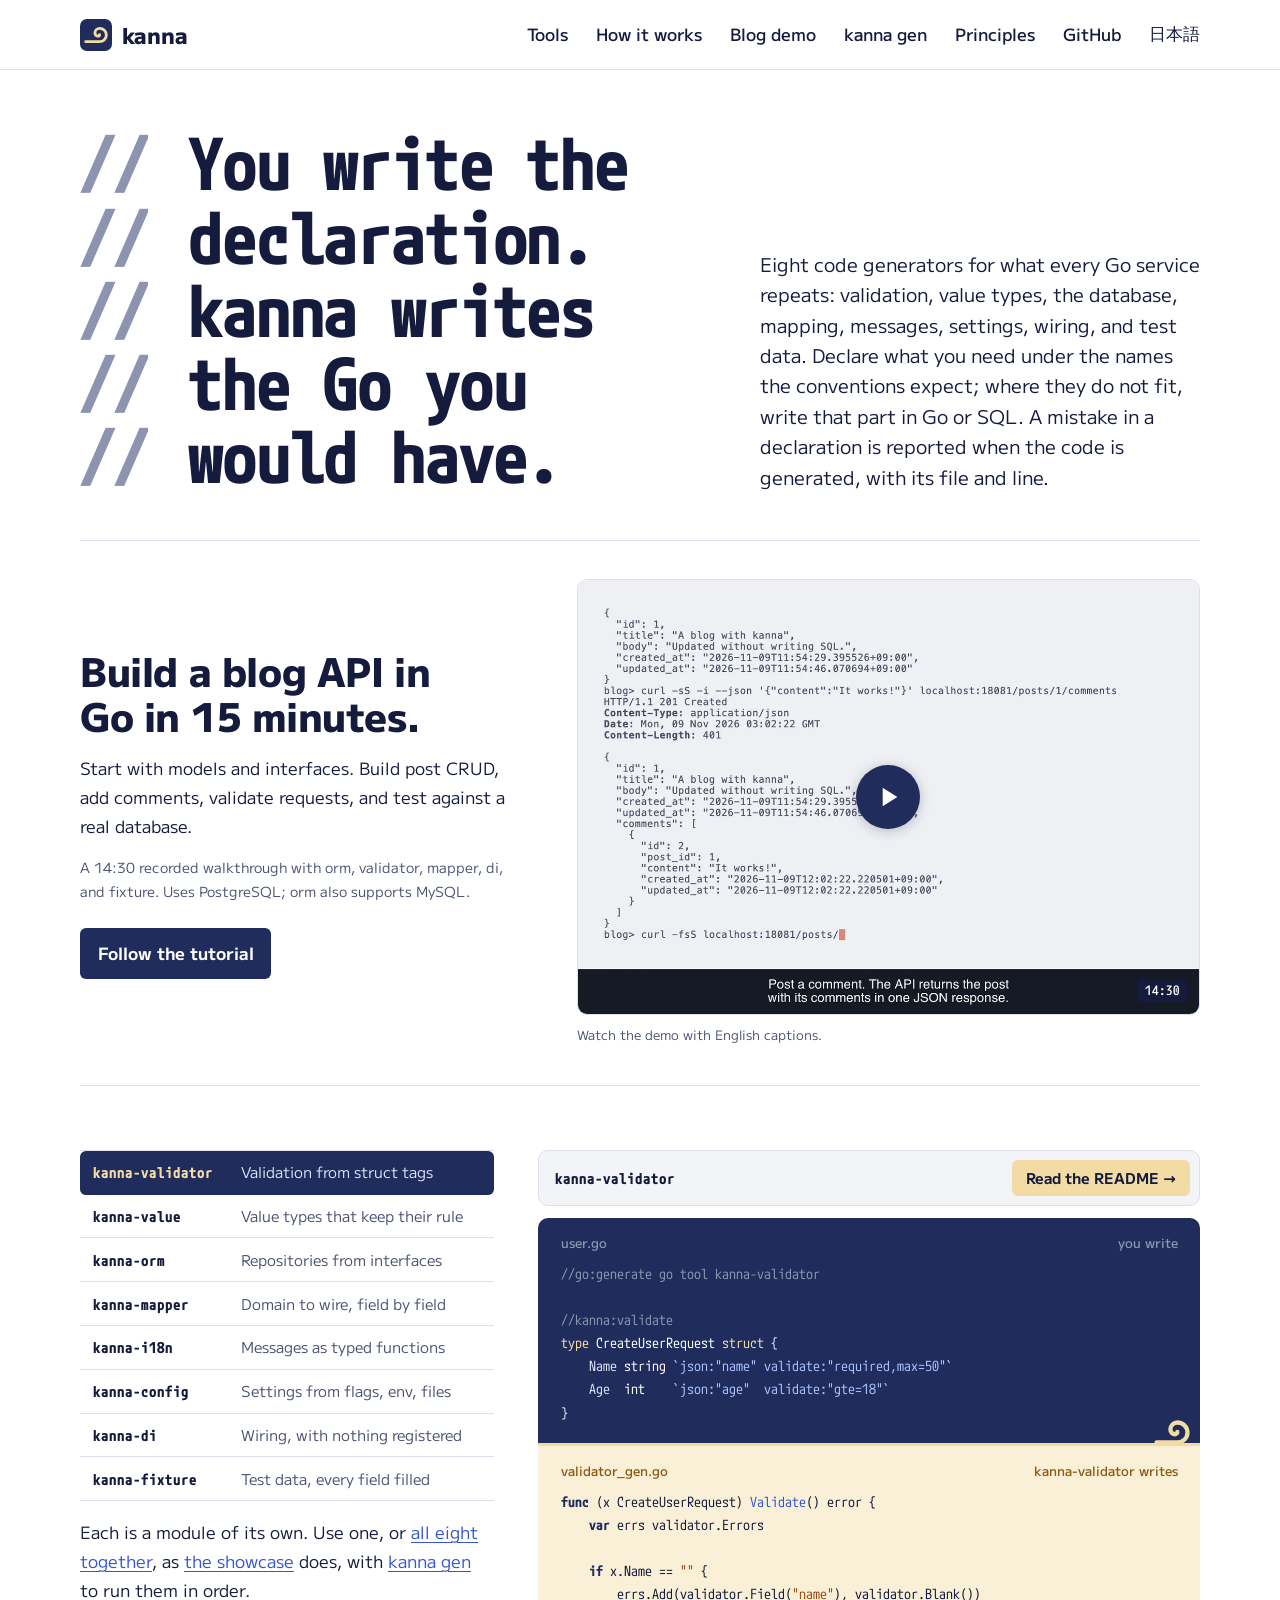
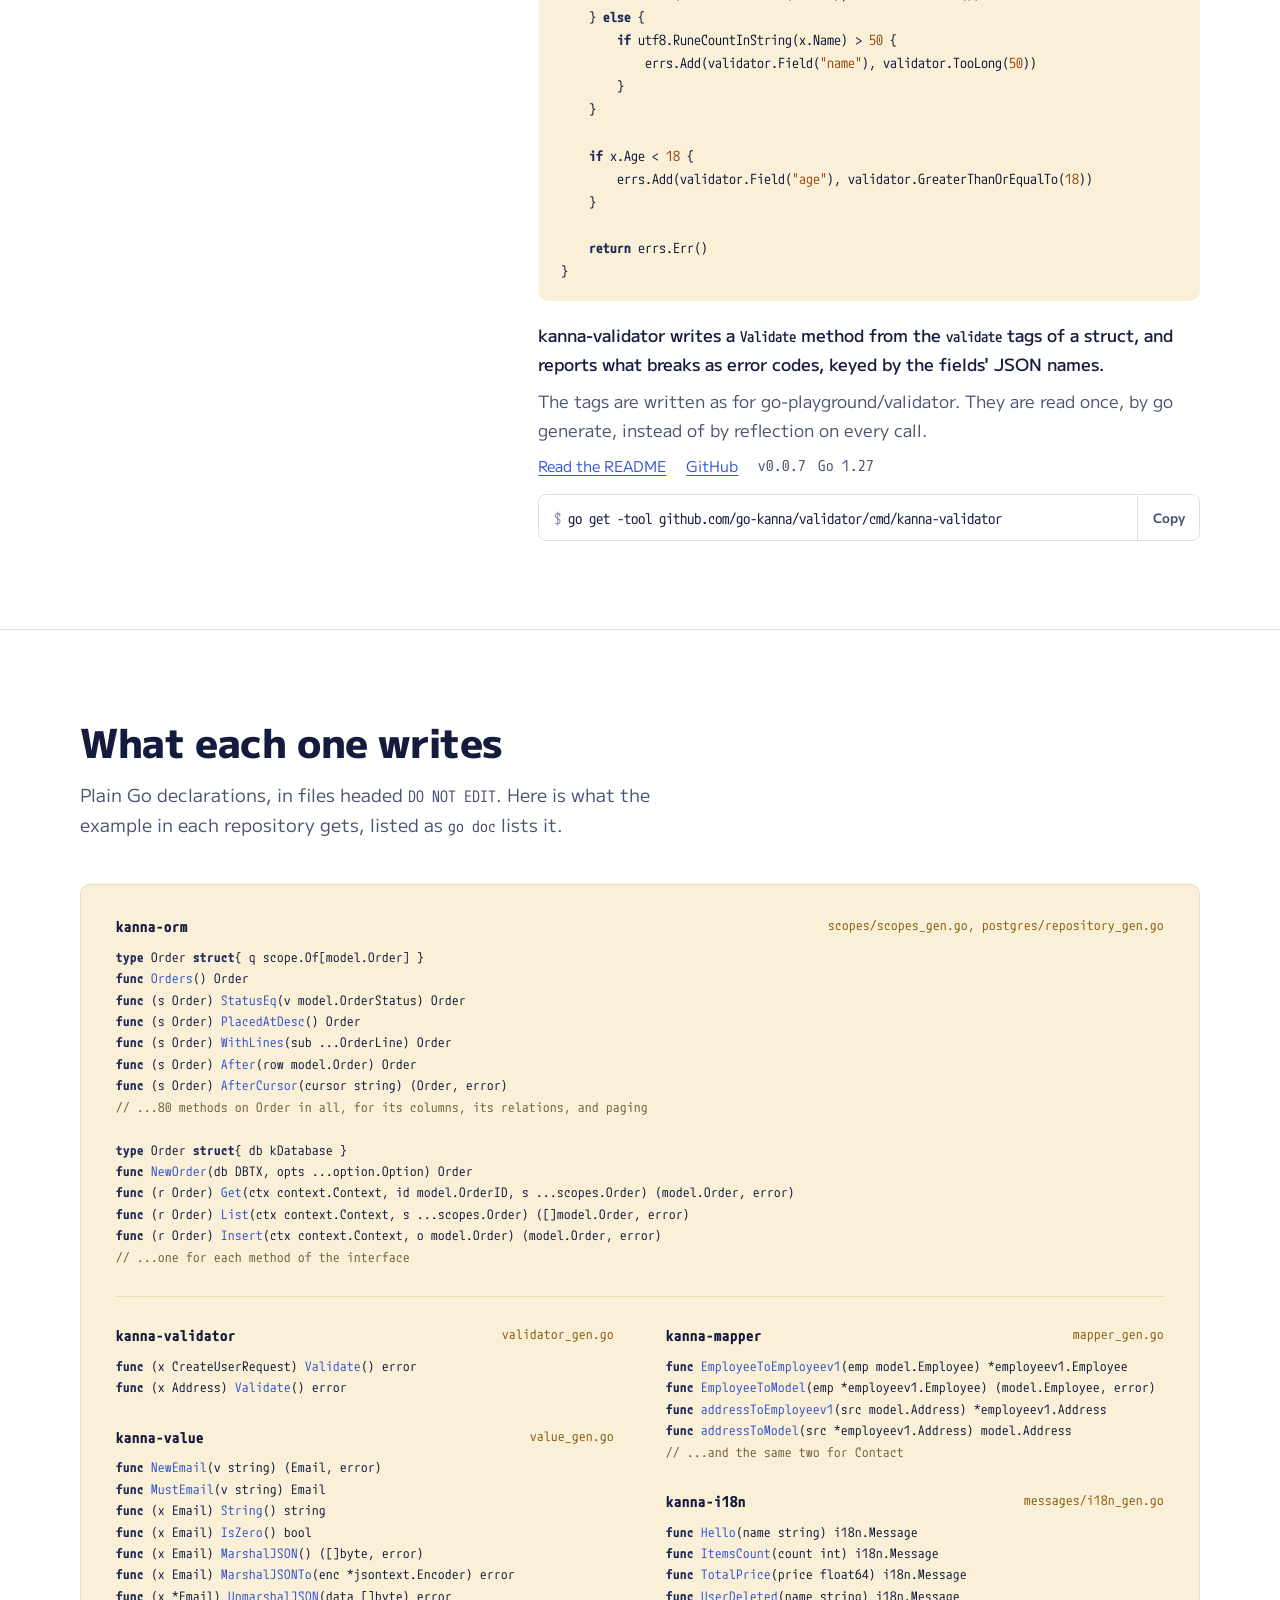
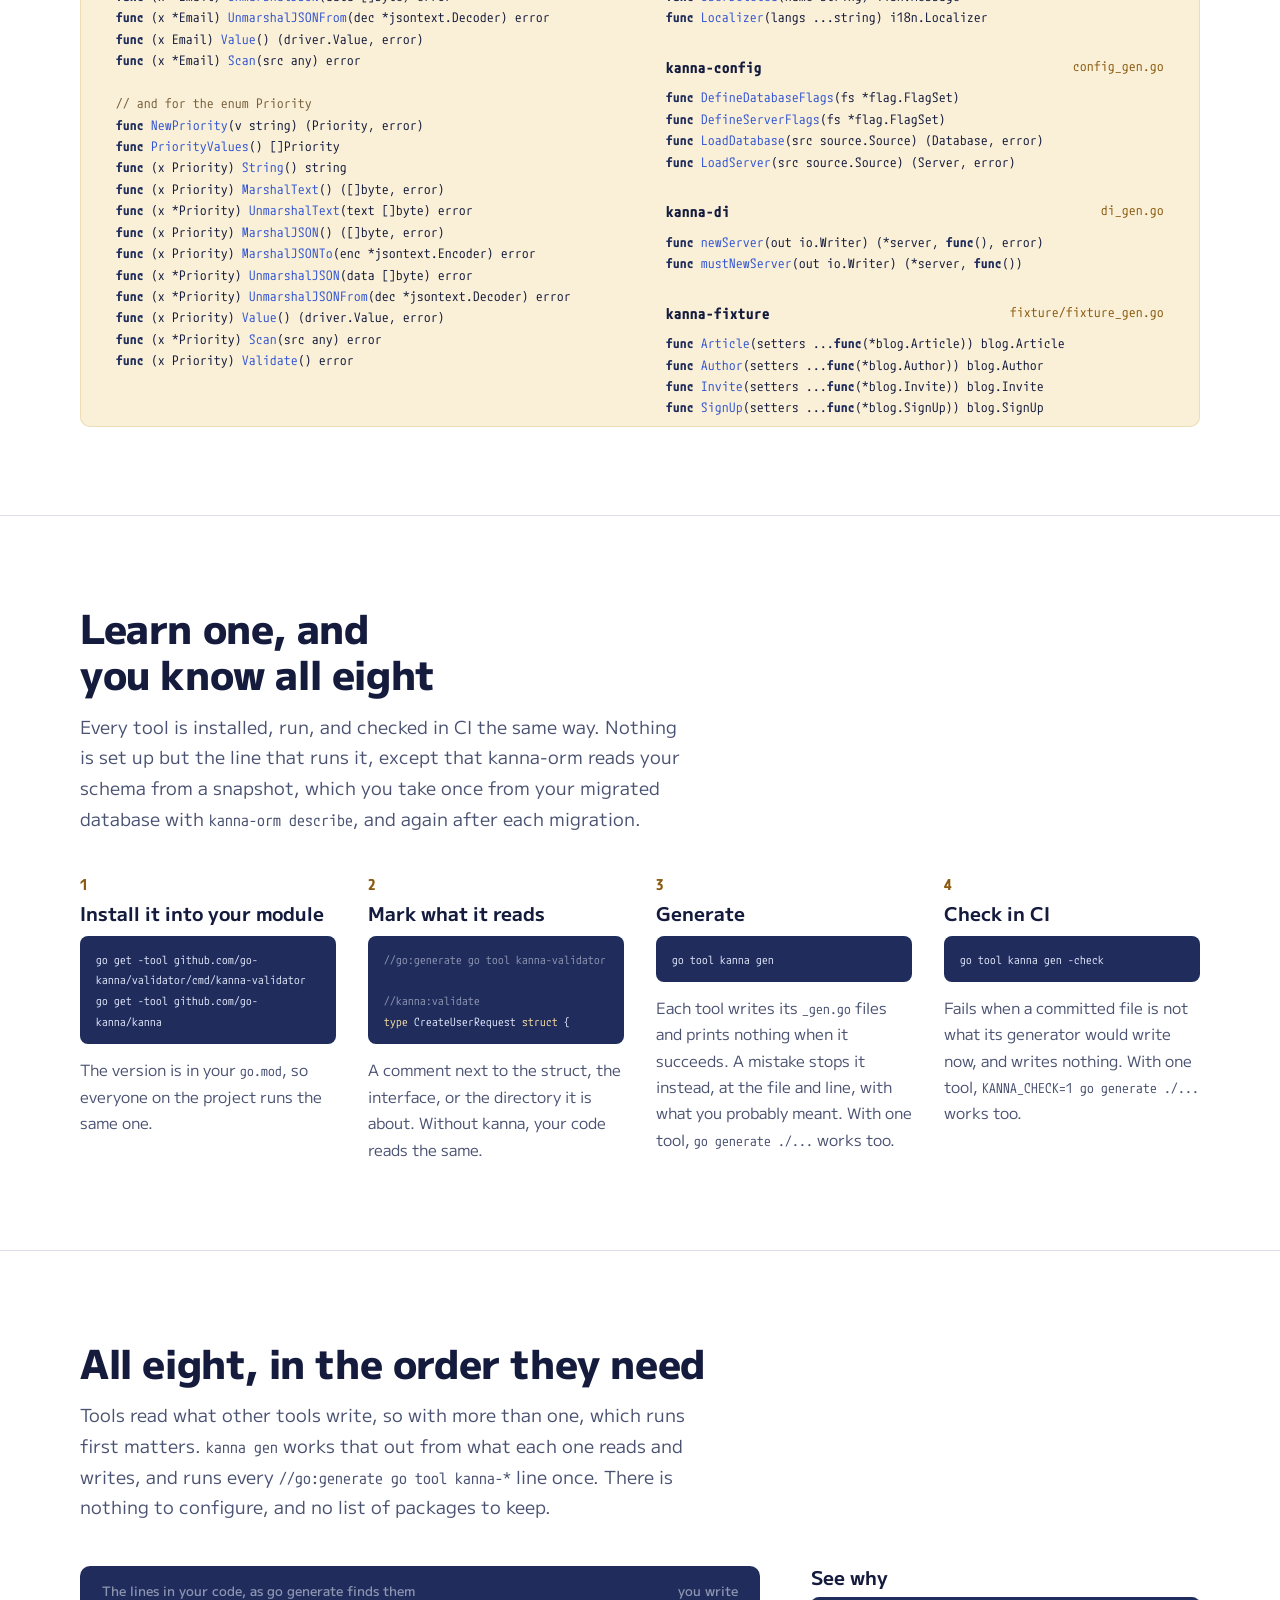
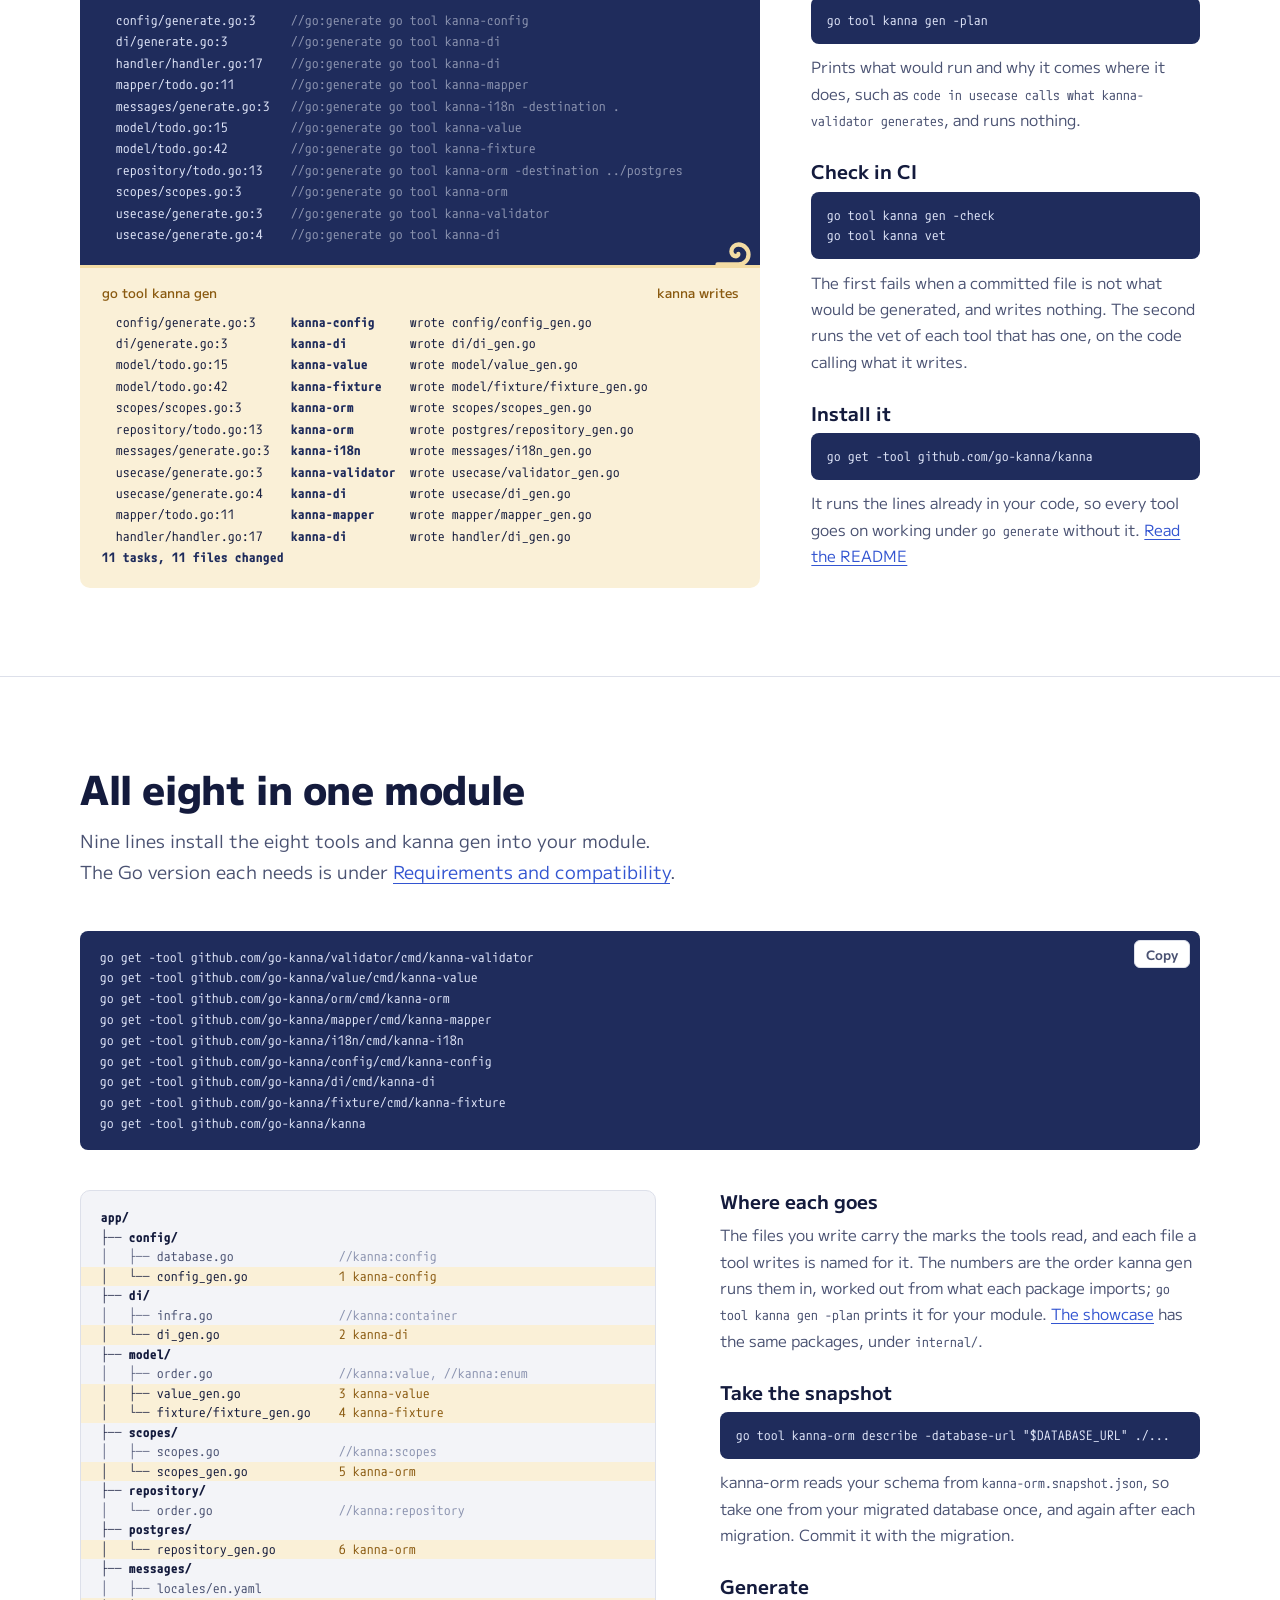
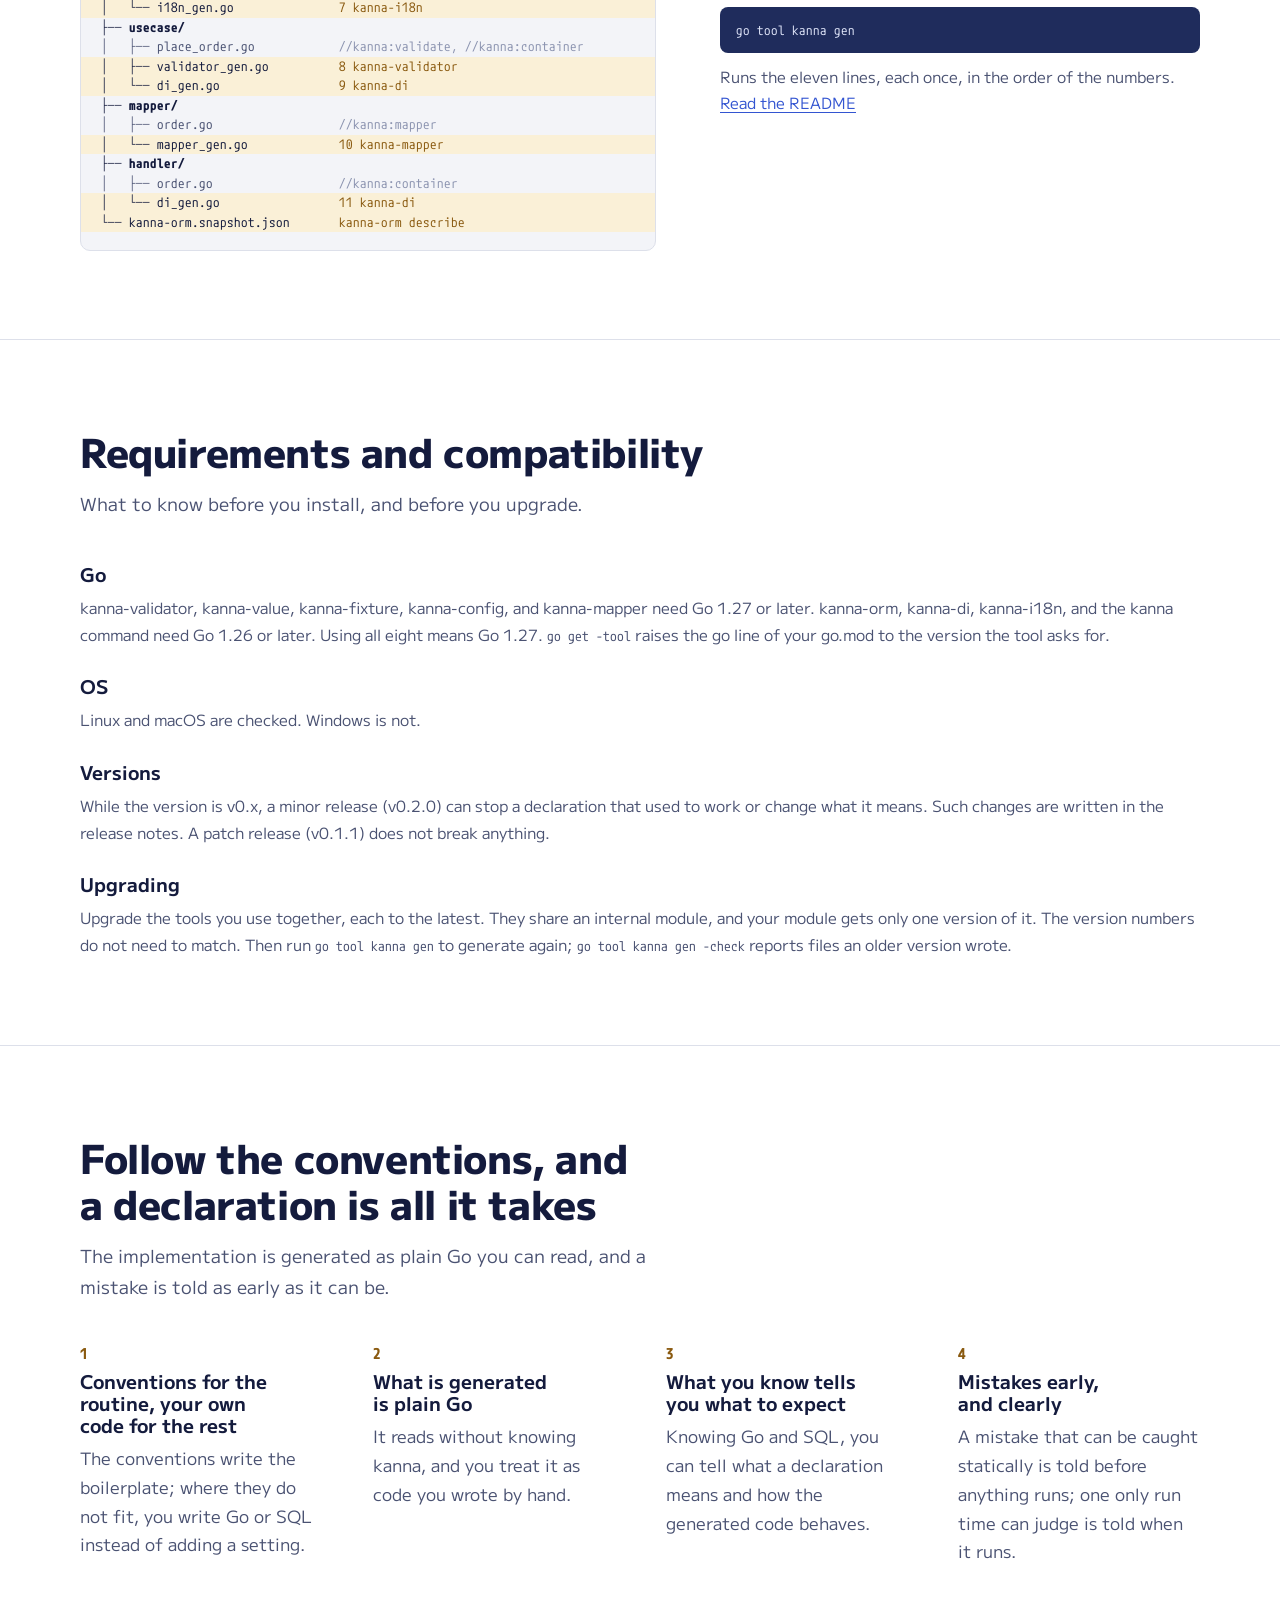
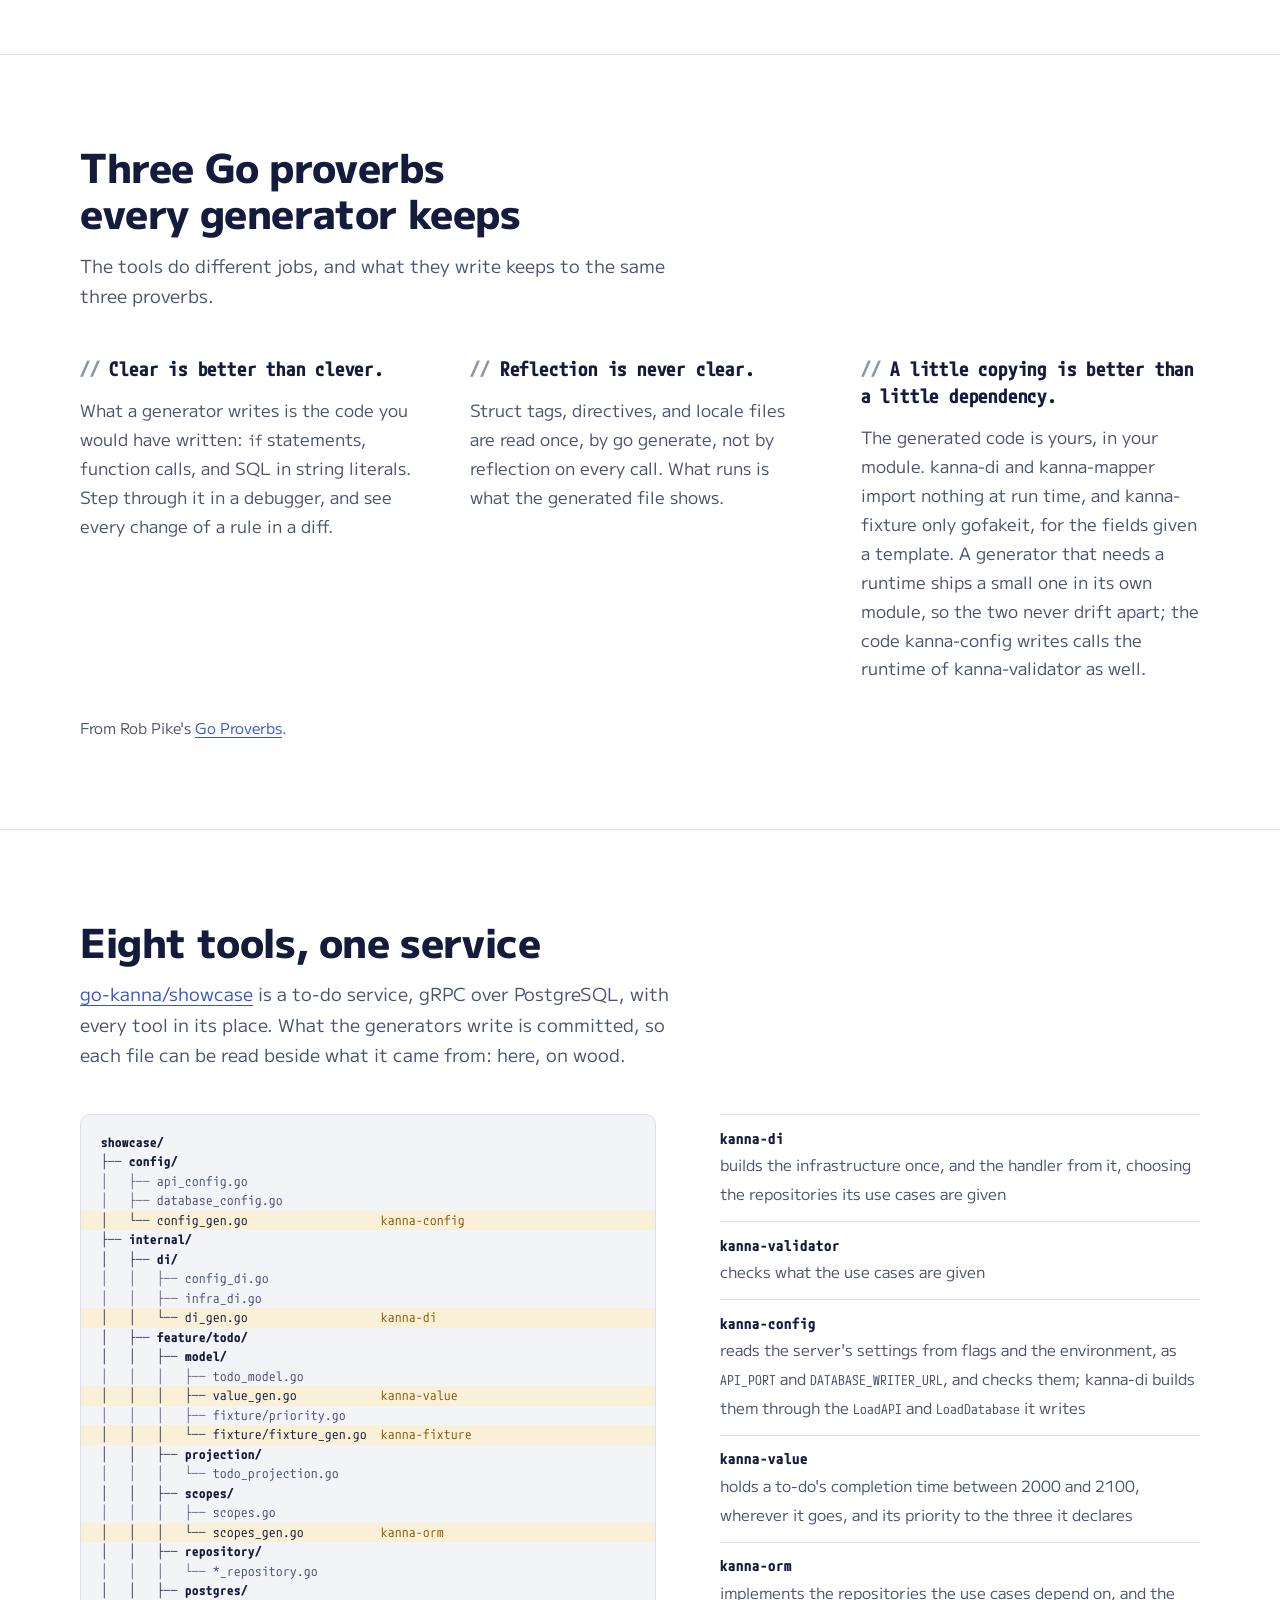
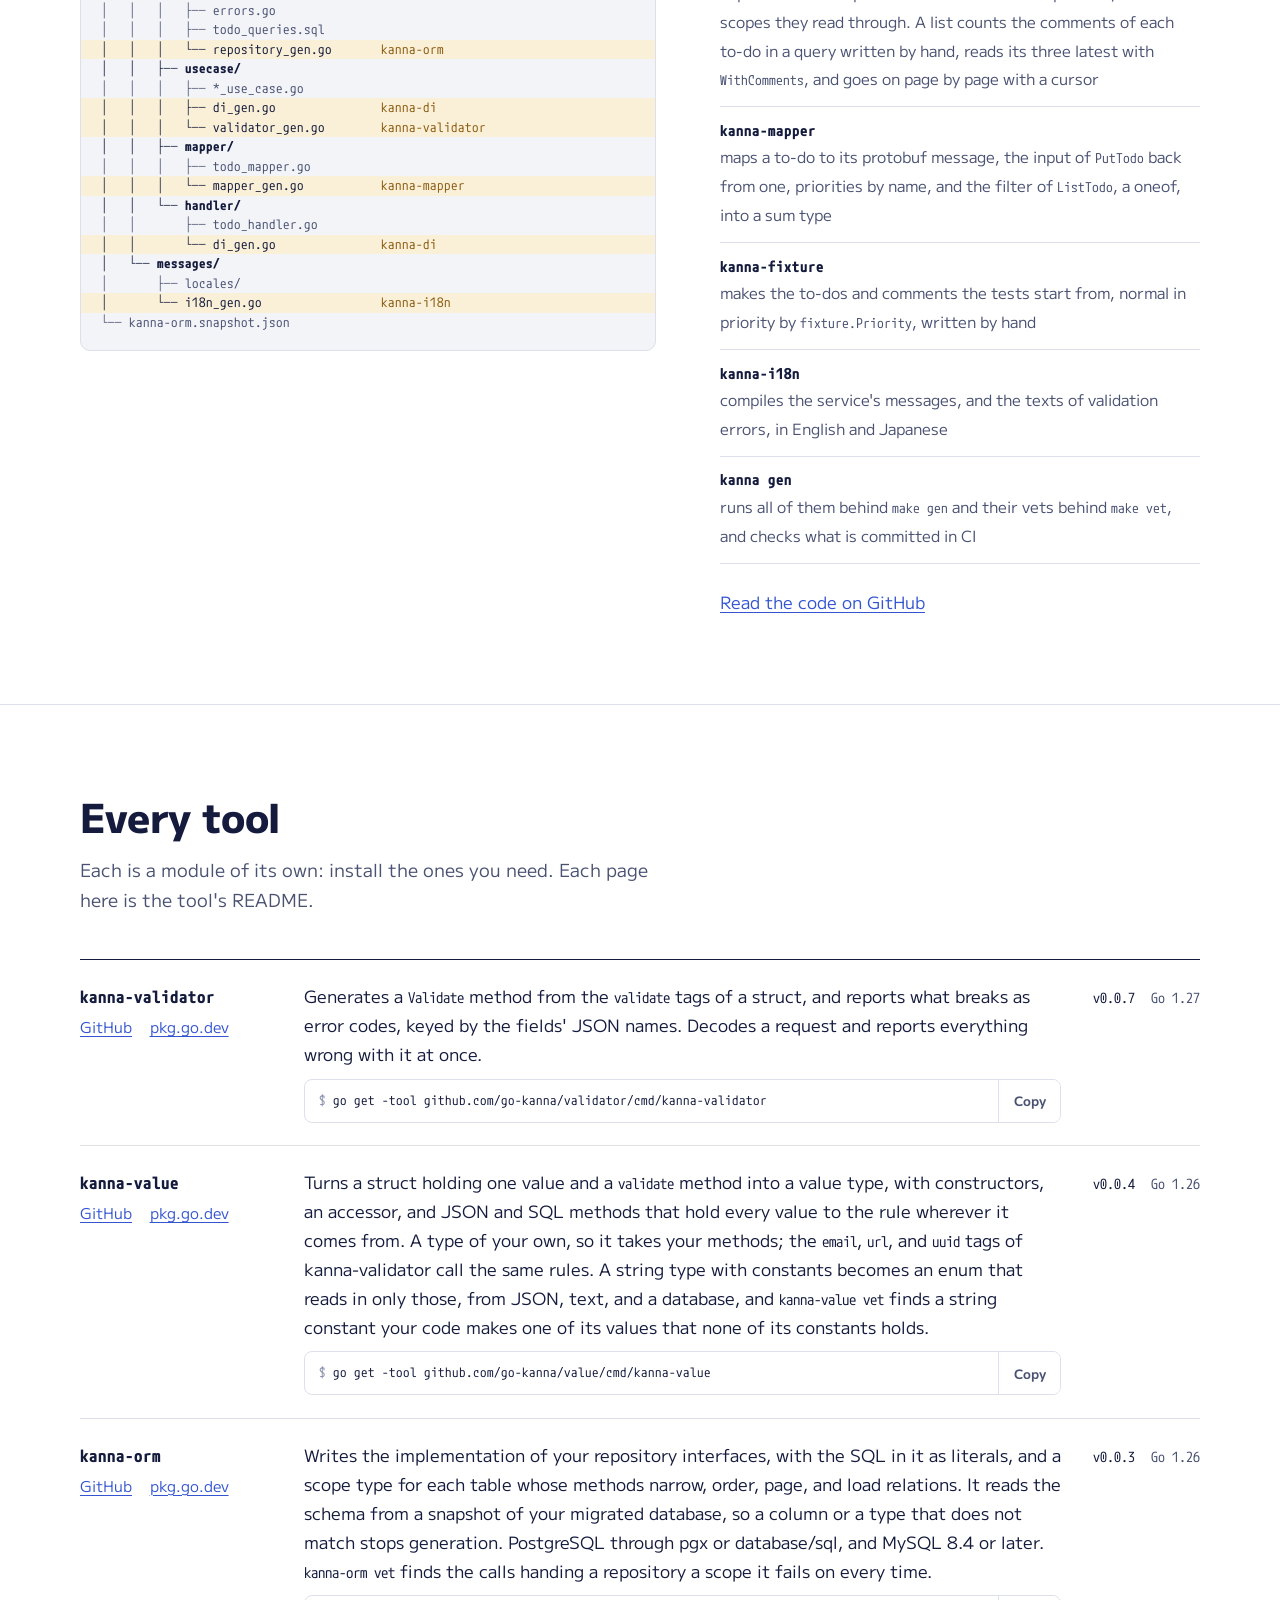
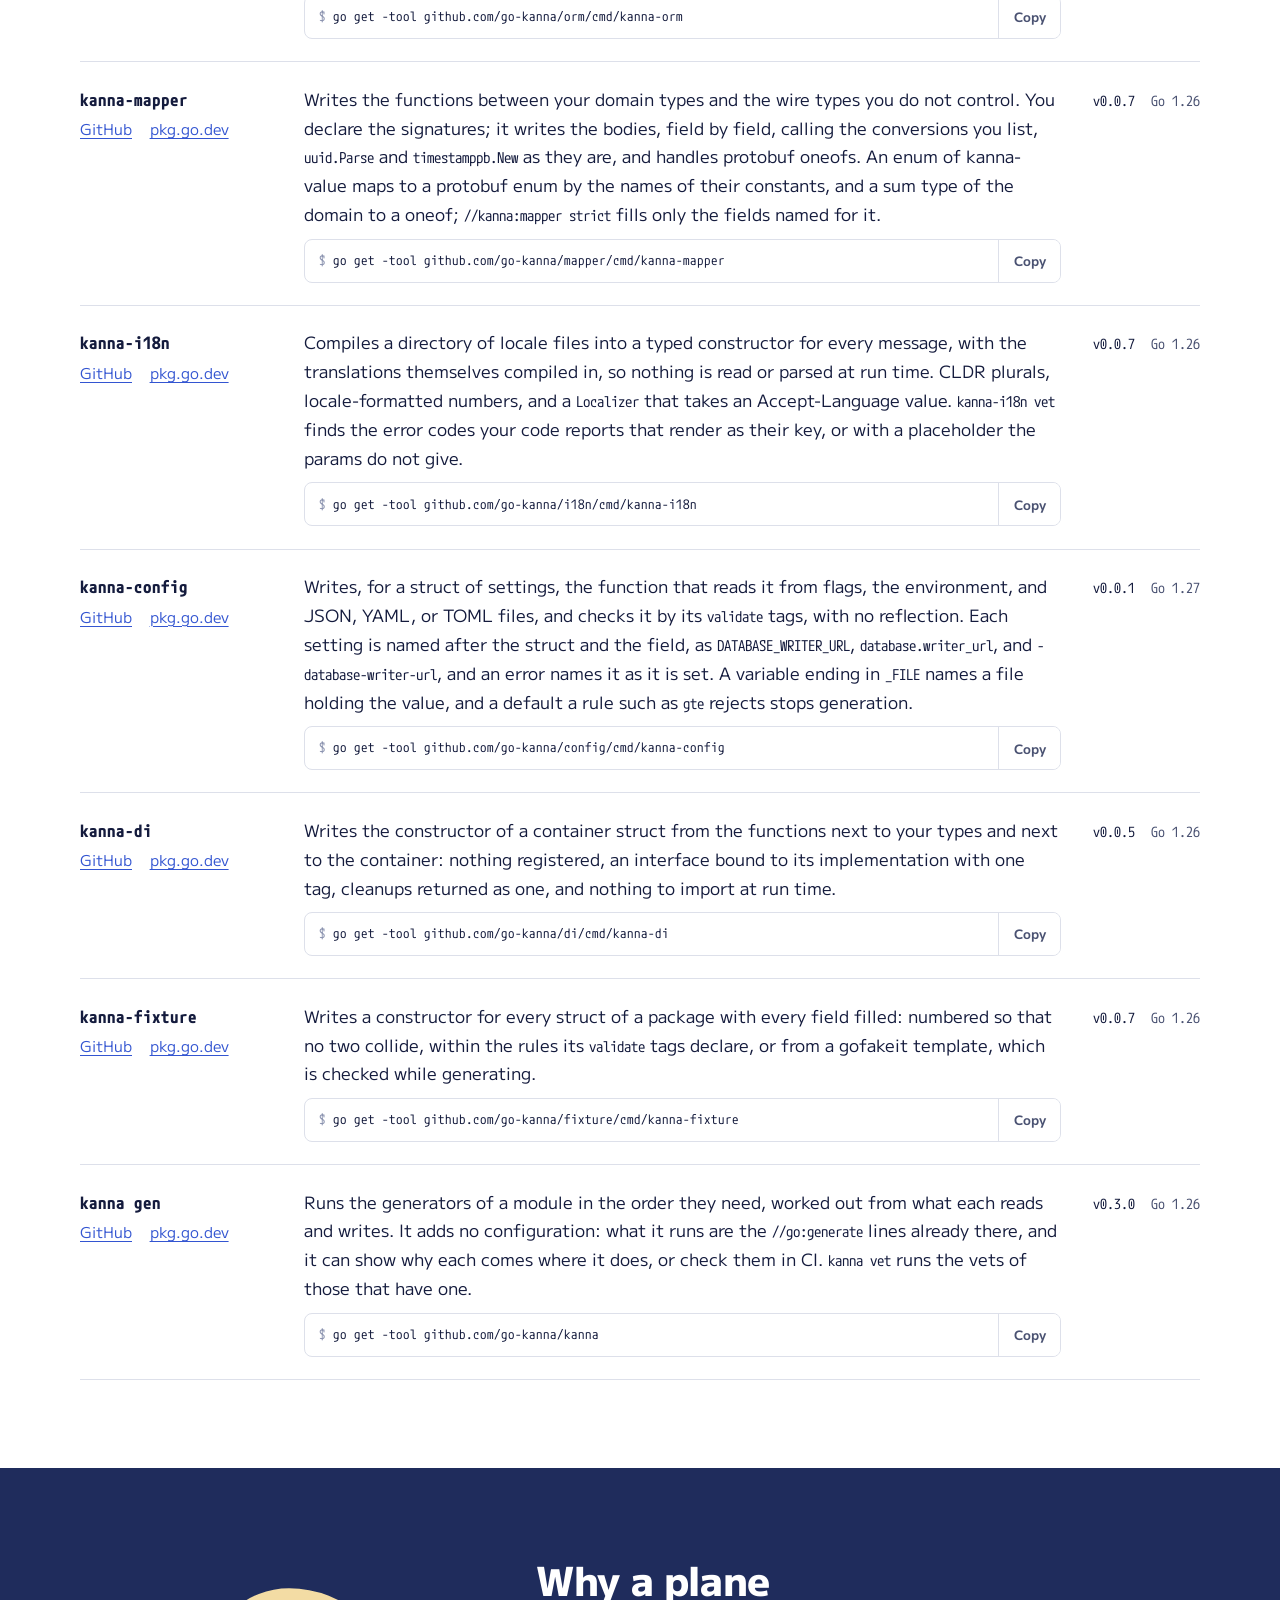
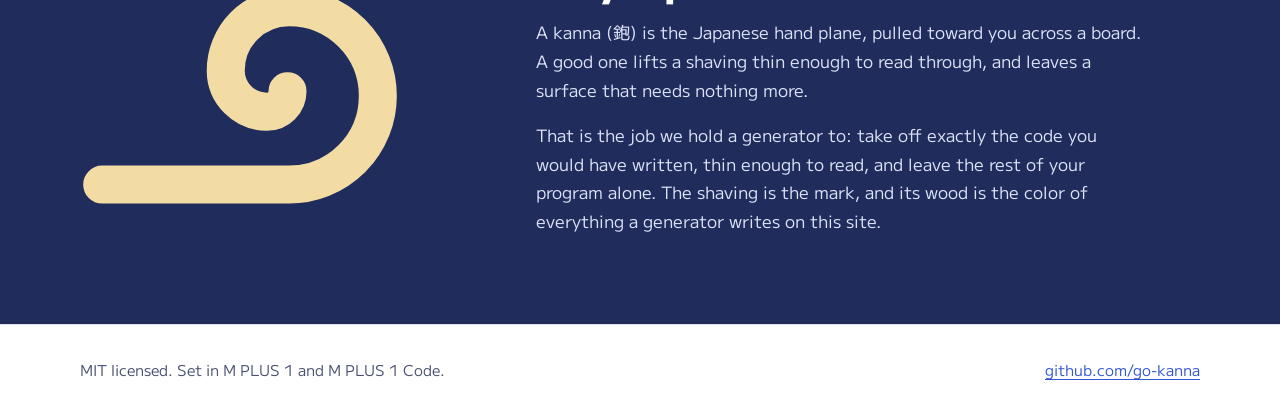
<file: index.html>
<!doctype html>
<html lang="en">
<head>
<meta charset="utf-8">
<meta name="viewport" content="width=device-width, initial-scale=1, viewport-fit=cover">
<title>kanna — Go code generators that write the code you would</title>
<meta name="description" content="kanna is a family of eight Go code generators: validation, value types, the database, mapping, messages, settings, wiring, and test data. You write the declaration, and each writes the plain Go you would otherwise write by hand.">
<meta property="og:title" content="kanna: You write the declaration. kanna writes the Go you would have.">
<meta property="og:description" content="Eight Go code generators: declare what you need, and get the plain Go you would write by hand. No reflection, nothing hidden from review.">
<meta property="og:image" content="https://go-kanna.github.io/assets/logo/avatar-kon.png">
<meta property="og:type" content="website">
<meta property="og:locale" content="en_US">
<link rel="alternate" hreflang="en" href="https://go-kanna.github.io/">
<link rel="alternate" hreflang="ja" href="https://go-kanna.github.io/ja/">
<link rel="alternate" hreflang="x-default" href="https://go-kanna.github.io/">
<meta name="theme-color" content="#1F2C5C">
<link rel="icon" type="image/svg+xml" href="data:image/svg+xml,%3Csvg xmlns='http://www.w3.org/2000/svg' viewBox='0 0 256 256'%3E%3Crect width='256' height='256' rx='56' fill='%231F2C5C'/%3E%3Cpath transform='translate(16.91 4.57) scale(0.9495)' d='M30 186H148A56 56 0 0 0 204 130A56 56 0 0 0 148 74A40 40 0 0 0 108 114A26 26 0 0 0 134 140A13 13 0 0 0 147 127' fill='none' stroke='%23F3DCA4' stroke-width='24' stroke-linecap='round' stroke-linejoin='round'/%3E%3C/svg%3E">
<link rel="preload" href="assets/fonts/MPLUS1.woff2" as="font" type="font/woff2" crossorigin>
<link rel="preload" href="assets/fonts/MPLUS1Code.woff2" as="font" type="font/woff2" crossorigin>
<link rel="stylesheet" href="assets/site.css">
</head>
<body>
<header class="bar">
  <div class="wrap">
    <a class="brand" href="./" aria-label="kanna home">
      <svg viewBox="0 0 256 256" aria-hidden="true"><rect width="256" height="256" rx="56" fill="#1F2C5C"/><path transform="translate(16.91 4.57) scale(0.9495)" d="M 30 186 H 148 A 56 56 0 0 0 204 130 A 56 56 0 0 0 148 74 A 40 40 0 0 0 108 114 A 26 26 0 0 0 134 140 A 13 13 0 0 0 147 127" fill="none" stroke="#F3DCA4" stroke-width="24" stroke-linecap="round" stroke-linejoin="round"/></svg>
      <span>kanna</span>
    </a>
    <nav aria-label="Site">
      <a href="#tools">Tools</a>
      <a class="wide" href="#how">How it works</a>
      <a class="wide" href="#demo">Blog demo</a>
      <a class="wide" href="#gen">kanna gen</a>
      <a class="widest" href="#principles">Principles</a>
      <a href="https://github.com/go-kanna">GitHub</a>
      <a href="ja/" hreflang="ja" lang="ja">日本語</a>
    </nav>
  </div>
</header>

<main>
  <section class="hero" aria-labelledby="hero-title">
    <div class="wrap">
      <div class="headline">
        <h1 id="hero-title">You write the declaration.<br>kanna writes the Go you would have.</h1>
        <p class="lede">Eight code generators for what every Go service repeats: validation, value types, the database, mapping, messages, settings, wiring, and test data. Declare what you need under the names the conventions expect; where they do not fit, write that part in Go or SQL. A mistake in a declaration is reported when the code is generated, with its file and line.</p>
      </div>

      <section class="blog-demo" id="demo" aria-labelledby="demo-title">
        <div class="demo-copy">
          <h2 id="demo-title">Build a blog API in Go in 15 minutes.</h2>
          <p>Start with models and interfaces. Build post CRUD, add comments, validate requests, and test against a real database.</p>
          <p class="demo-meta">A 14:30 recorded walkthrough with orm, validator, mapper, di, and fixture. Uses PostgreSQL; orm also supports MySQL.</p>
          <a class="demo-link" href="https://github.com/go-kanna/showcase/blob/main/tutorial/README.md">Follow the tutorial</a>
        </div>
        <figure class="demo-preview">
          <a class="demo-watch" href="https://www.youtube.com/watch?v=SaFJoy-q_lg" data-video="SaFJoy-q_lg" aria-label="Watch the blog API demo in English, 14 minutes 30 seconds">
            <img src="assets/demo/blog-en.webp" width="1200" height="837" alt="The running blog API returns HTTP 201 with a post and its nested comments.">
            <span class="demo-play" aria-hidden="true"><svg viewBox="0 0 24 24"><path d="M8 5v14l11-7z" fill="currentColor"/></svg></span>
            <span class="demo-duration" aria-hidden="true">14:30</span>
          </a>
          <figcaption>Watch the demo with English captions.</figcaption>
        </figure>
      </section>

      <div class="workbench">
        <div class="side">
          <div class="picker" role="tablist" aria-label="The tools" aria-orientation="vertical">
            <a href="#validator-panel" id="validator-tab" role="tab" aria-controls="validator-panel" aria-selected="true"><b>kanna-validator</b><span>Validation from struct tags</span></a>
            <a href="#value-panel" id="value-tab" role="tab" aria-controls="value-panel" aria-selected="false"><b>kanna-value</b><span>Value types that keep their rule</span></a>
            <a href="#orm-panel" id="orm-tab" role="tab" aria-controls="orm-panel" aria-selected="false"><b>kanna-orm</b><span>Repositories from interfaces</span></a>
            <a href="#mapper-panel" id="mapper-tab" role="tab" aria-controls="mapper-panel" aria-selected="false"><b>kanna-mapper</b><span>Domain to wire, field by field</span></a>
            <a href="#i18n-panel" id="i18n-tab" role="tab" aria-controls="i18n-panel" aria-selected="false"><b>kanna-i18n</b><span>Messages as typed functions</span></a>
            <a href="#config-panel" id="config-tab" role="tab" aria-controls="config-panel" aria-selected="false"><b>kanna-config</b><span>Settings from flags, env, files</span></a>
            <a href="#di-panel" id="di-tab" role="tab" aria-controls="di-panel" aria-selected="false"><b>kanna-di</b><span>Wiring, with nothing registered</span></a>
            <a href="#fixture-panel" id="fixture-tab" role="tab" aria-controls="fixture-panel" aria-selected="false"><b>kanna-fixture</b><span>Test data, every field filled</span></a>
          </div>
          <p class="aside">Each is a module of its own. Use one, or <a href="#start">all eight together</a>, as <a href="#showcase">the showcase</a> does, with <a href="#gen">kanna gen</a> to run them in order.</p>
        </div>

        <div class="panels">
          <div class="panel" id="validator-panel" role="tabpanel" aria-labelledby="validator-tab">
            <a class="read" href="validator/"><b>kanna-validator</b><span>Read the README</span></a>
            <figure class="bench" aria-label="A struct marked for kanna-validator, and the Validate method it generates">
              <div class="pane mine">
                <p class="file"><span>user.go</span><span>you write</span></p>
<pre><code><span class="c">//go:generate go tool kanna-validator</span>

<span class="c">//kanna:validate</span>
<span class="k">type</span> <span class="t">CreateUserRequest</span> <span class="k">struct</span> {
	Name <span class="t">string</span> <span class="s">`json:"name" validate:"required,max=50"`</span>
	Age  <span class="t">int</span>    <span class="s">`json:"age"  validate:"gte=18"`</span>
}</code></pre>
              </div>
              <div class="seam"><svg class="curl" viewBox="16 60 202 140" aria-hidden="true"><path d="M 30 186 H 148 A 56 56 0 0 0 204 130 A 56 56 0 0 0 148 74 A 40 40 0 0 0 108 114 A 26 26 0 0 0 134 140 A 13 13 0 0 0 147 127" fill="none" stroke="#F3DCA4" stroke-width="24" stroke-linecap="round" stroke-linejoin="round"/></svg></div>
              <div class="pane gen">
                <p class="file"><span>validator_gen.go</span><span>kanna-validator writes</span></p>
<pre><code><span class="k">func</span> (x <span class="t">CreateUserRequest</span>) <span class="f">Validate</span>() <span class="t">error</span> {
	<span class="k">var</span> errs validator.<span class="t">Errors</span>

	<span class="k">if</span> x.Name == <span class="s">""</span> {
		errs.Add(validator.Field(<span class="s">"name"</span>), validator.Blank())
	} <span class="k">else</span> {
		<span class="k">if</span> utf8.RuneCountInString(x.Name) &gt; <span class="s">50</span> {
			errs.Add(validator.Field(<span class="s">"name"</span>), validator.TooLong(<span class="s">50</span>))
		}
	}

	<span class="k">if</span> x.Age &lt; <span class="s">18</span> {
		errs.Add(validator.Field(<span class="s">"age"</span>), validator.GreaterThanOrEqualTo(<span class="s">18</span>))
	}

	<span class="k">return</span> errs.Err()
}</code></pre>
              </div>
            </figure>
            <div class="about">
              <p class="what">kanna-validator writes a <code>Validate</code> method from the <code>validate</code> tags of a struct, and reports what breaks as error codes, keyed by the fields' JSON names.</p>
              <p class="like">The tags are written as for go-playground/validator. They are read once, by go generate, instead of by reflection on every call.</p>
              <p class="meta"><a href="validator/">Read the README</a> <a href="https://github.com/go-kanna/validator">GitHub</a> <span class="version"><a href="https://github.com/go-kanna/validator/tags" data-tag="go-kanna/validator">v0.0.7</a><span data-go="go-kanna/validator">Go 1.27</span></span></p>
              <div class="install">
                <code id="install-hero-validator">go get -tool github.com/go-kanna/validator/cmd/kanna-validator</code>
                <button type="button" class="copy" data-copy="install-hero-validator">Copy</button>
              </div>
            </div>
          </div>

          <div class="panel" id="value-panel" role="tabpanel" aria-labelledby="value-tab">
            <a class="read" href="value/"><b>kanna-value</b><span>Read the README</span></a>
            <figure class="bench" aria-label="A struct marked for kanna-value, and two of the methods it generates">
              <div class="pane mine">
                <p class="file"><span>model.go</span><span>you write</span></p>
<pre><code><span class="c">//go:generate go tool kanna-value</span>

<span class="c">//kanna:value</span>
<span class="k">type</span> <span class="t">Email</span> <span class="k">struct</span>{ s <span class="t">string</span> }

<span class="k">func</span> (<span class="t">Email</span>) <span class="f">validate</span>(s <span class="t">string</span>) <span class="t">error</span> { <span class="k">return</span> rule.Email(s) }</code></pre>
              </div>
              <div class="seam"><svg class="curl" viewBox="16 60 202 140" aria-hidden="true"><path d="M 30 186 H 148 A 56 56 0 0 0 204 130 A 56 56 0 0 0 148 74 A 40 40 0 0 0 108 114 A 26 26 0 0 0 134 140 A 13 13 0 0 0 147 127" fill="none" stroke="#F3DCA4" stroke-width="24" stroke-linecap="round" stroke-linejoin="round"/></svg></div>
              <div class="pane gen">
                <p class="file"><span>value_gen.go</span><span>kanna-value writes</span></p>
<pre><code><span class="k">func</span> <span class="f">NewEmail</span>(v <span class="t">string</span>) (<span class="t">Email</span>, <span class="t">error</span>) {
	<span class="k">if</span> err := (<span class="t">Email</span>{}).validate(v); err != <span class="k">nil</span> {
		<span class="k">return</span> <span class="t">Email</span>{}, err
	}
	<span class="k">return</span> <span class="t">Email</span>{s: v}, <span class="k">nil</span>
}

<span class="k">func</span> (x *<span class="t">Email</span>) <span class="f">UnmarshalJSON</span>(data []<span class="t">byte</span>) <span class="t">error</span> {
	<span class="k">if</span> <span class="t">string</span>(data) == <span class="s">"null"</span> {
		<span class="k">return</span> <span class="k">nil</span>
	}
	<span class="k">var</span> v <span class="t">string</span>
	<span class="k">if</span> err := json.Unmarshal(data, &amp;v); err != <span class="k">nil</span> {
		<span class="k">return</span> err
	}
	y, err := NewEmail(v)
	<span class="k">if</span> err != <span class="k">nil</span> {
		<span class="k">return</span> err
	}
	*x = y
	<span class="k">return</span> <span class="k">nil</span>
}

<span class="c">// MustEmail, String, IsZero, and MarshalJSON, MarshalJSONTo, UnmarshalJSONFrom, Value, and Scan, which check too.</span></code></pre>
              </div>
            </figure>
            <div class="about">
              <p class="what">kanna-value turns a struct holding one value and a <code>validate</code> method into a value type: constructors, an accessor, and JSON and SQL methods that hold every value to the rule, wherever it comes from. A string type with constants, marked <code>//kanna:enum</code>, becomes an enum that reads in only those.</p>
              <p class="like">The constructor and the four marshaling methods you would otherwise write for every value object, with the rule in one place, and the check of an enum's constants that every layer would repeat.</p>
              <p class="meta"><a href="value/">Read the README</a> <a href="https://github.com/go-kanna/value">GitHub</a> <span class="version"><a href="https://github.com/go-kanna/value/tags" data-tag="go-kanna/value">v0.0.4</a><span data-go="go-kanna/value">Go 1.26</span></span></p>
              <div class="install">
                <code id="install-hero-value">go get -tool github.com/go-kanna/value/cmd/kanna-value</code>
                <button type="button" class="copy" data-copy="install-hero-value">Copy</button>
              </div>
            </div>
          </div>

          <div class="panel" id="orm-panel" role="tabpanel" aria-labelledby="orm-tab">
            <a class="read" href="orm/"><b>kanna-orm</b><span>Read the README</span></a>
            <figure class="bench" aria-label="A repository interface marked for kanna-orm, the implementation and a scope method it generates, and a call chaining scopes">
              <div class="pane mine">
                <p class="file"><span>repository/order.go</span><span>you write</span></p>
<pre><code><span class="c">//go:generate go tool kanna-orm -destination ../postgres</span>

<span class="c">//kanna:repository</span>
<span class="k">type</span> <span class="t">OrderRepository</span> <span class="k">interface</span> {
	List(ctx context.<span class="t">Context</span>, s ...scopes.<span class="t">Order</span>) ([]model.<span class="t">Order</span>, <span class="t">error</span>)
	Insert(ctx context.<span class="t">Context</span>, o model.<span class="t">Order</span>) (model.<span class="t">Order</span>, <span class="t">error</span>)
}</code></pre>
              </div>
              <div class="seam"><svg class="curl" viewBox="16 60 202 140" aria-hidden="true"><path d="M 30 186 H 148 A 56 56 0 0 0 204 130 A 56 56 0 0 0 148 74 A 40 40 0 0 0 108 114 A 26 26 0 0 0 134 140 A 13 13 0 0 0 147 127" fill="none" stroke="#F3DCA4" stroke-width="24" stroke-linecap="round" stroke-linejoin="round"/></svg></div>
              <div class="pane gen">
                <p class="file"><span>postgres/repository_gen.go</span><span>kanna-orm writes</span></p>
<pre><code><span class="k">func</span> (r <span class="t">OrderRepository</span>) <span class="f">Insert</span>(ctx context.<span class="t">Context</span>, o model.<span class="t">Order</span>) (model.<span class="t">Order</span>, <span class="t">error</span>) {
	<span class="k">const</span> q = <span class="s">`INSERT INTO orders (id, customer_id, status, placed_at, note)
VALUES ($1, $2, $3, $4, $5)
RETURNING id, customer_id, status, placed_at, note`</span>
	<span class="k">var</span> row model.<span class="t">Order</span>
	err := r.db.QueryRow(ctx, q, o.ID, o.CustomerID, o.Status, o.PlacedAt, o.Memo).
		Scan(&amp;row.ID, &amp;row.CustomerID, &amp;row.Status, &amp;row.PlacedAt, &amp;row.Memo)
	<span class="k">if</span> err != <span class="k">nil</span> {
		<span class="k">return</span> model.<span class="t">Order</span>{}, fmt.Errorf(<span class="s">"insert into orders: %w"</span>, err)
	}
	<span class="k">return</span> row, <span class="k">nil</span>
}</code></pre>
              </div>
              <div class="pane gen">
                <p class="file"><span>scopes/scopes_gen.go</span><span>kanna-orm writes</span></p>
<pre><code><span class="c">// StatusNe narrows to the rows whose status is not v.</span>
<span class="k">func</span> (s <span class="t">Order</span>) <span class="f">StatusNe</span>(v model.<span class="t">OrderStatus</span>) <span class="t">Order</span> {
	<span class="k">return</span> <span class="t">Order</span>{kScope(kRuntime(s.q).Where(<span class="s">`status &lt;&gt; `</span>, v))}
}

<span class="c">// ...a method for each column and relation, and Limit, After, and Cursor.</span></code></pre>
              </div>
              <div class="pane mine">
                <p class="file"><span>handler.go</span><span>you call</span></p>
<pre><code>orders, err := repo.List(ctx, scopes.Orders().
	StatusNe(model.OrderCanceled).
	PlacedAtDesc().
	Limit(<span class="s">20</span>))</code></pre>
              </div>
            </figure>
            <div class="about">
              <p class="what">kanna-orm writes the implementation of your repository interfaces, with the SQL in it as literals, and a scope type for each table whose methods narrow, order, page, and load relations.</p>
              <p class="like">Scopes that chain as gorm's do, queries checked against your schema as sqlc checks them, and no reflection in what it writes. On PostgreSQL through pgx or database/sql, and MySQL 8.4 or later.</p>
              <p class="meta"><a href="orm/">Read the README</a> <a href="https://github.com/go-kanna/orm">GitHub</a> <span class="version"><a href="https://github.com/go-kanna/orm/tags" data-tag="go-kanna/orm">v0.0.3</a><span data-go="go-kanna/orm">Go 1.26</span></span></p>
              <div class="install">
                <code id="install-hero-orm">go get -tool github.com/go-kanna/orm/cmd/kanna-orm</code>
                <button type="button" class="copy" data-copy="install-hero-orm">Copy</button>
              </div>
            </div>
          </div>

          <div class="panel" id="mapper-panel" role="tabpanel" aria-labelledby="mapper-tab">
            <a class="read" href="mapper/"><b>kanna-mapper</b><span>Read the README</span></a>
            <figure class="bench" aria-label="Mapping functions declared for kanna-mapper, and one of the bodies it generates">
              <div class="pane mine">
                <p class="file"><span>mapper.go</span><span>you write</span></p>
<pre><code><span class="c">//go:generate go tool kanna-mapper</span>

<span class="c">//kanna:mapper</span>
<span class="k">type</span> _ <span class="k">interface</span> {
	EmployeeToEmployeev1(model.<span class="t">Employee</span>) *employeev1.<span class="t">Employee</span>
	EmployeeToModel(*employeev1.<span class="t">Employee</span>) (model.<span class="t">Employee</span>, <span class="t">error</span>)
}

<span class="c">//kanna:converter</span>
<span class="k">var</span> _ = []<span class="t">any</span>{
	uuid.<span class="t">UUID</span>.String,
	uuid.Parse,
	timestamppb.New,
	(*timestamppb.<span class="t">Timestamp</span>).AsTime,
}</code></pre>
              </div>
              <div class="seam"><svg class="curl" viewBox="16 60 202 140" aria-hidden="true"><path d="M 30 186 H 148 A 56 56 0 0 0 204 130 A 56 56 0 0 0 148 74 A 40 40 0 0 0 108 114 A 26 26 0 0 0 134 140 A 13 13 0 0 0 147 127" fill="none" stroke="#F3DCA4" stroke-width="24" stroke-linecap="round" stroke-linejoin="round"/></svg></div>
              <div class="pane gen">
                <p class="file"><span>mapper_gen.go</span><span>kanna-mapper writes</span></p>
<pre><code><span class="k">func</span> <span class="f">EmployeeToModel</span>(src *employeev1.<span class="t">Employee</span>) (model.<span class="t">Employee</span>, <span class="t">error</span>) {
	<span class="k">if</span> src == <span class="k">nil</span> {
		src = new(employeev1.<span class="t">Employee</span>)
	}
	v, err := uuid.Parse(src.GetId())
	<span class="k">if</span> err != <span class="k">nil</span> {
		<span class="k">return</span> model.<span class="t">Employee</span>{}, fmt.Errorf(<span class="s">"map model.Employee.ID: %w"</span>, err)
	}
	<span class="k">return</span> model.<span class="t">Employee</span>{
		ID:       v,
		FullName: src.GetName(),
		HiredAt:  src.GetHiredAt().AsTime(),
		Address:  addressToModel(src.GetAddress()),
	}, <span class="k">nil</span>
}

<span class="c">// EmployeeToEmployeev1, and addressToModel and addressToEmployeev1, which they call.</span></code></pre>
              </div>
            </figure>
            <div class="about">
              <p class="what">kanna-mapper writes the functions between your domain types and the wire types you do not control. You declare the signatures; it writes the bodies, field by field, and handles protobuf oneofs, enums, and sum types.</p>
              <p class="like">Declared much as with goverter. What Go cannot convert by itself, you list as the functions that do, <code>uuid.Parse</code> and <code>timestamppb.New</code> as they are.</p>
              <p class="meta"><a href="mapper/">Read the README</a> <a href="https://github.com/go-kanna/mapper">GitHub</a> <span class="version"><a href="https://github.com/go-kanna/mapper/tags" data-tag="go-kanna/mapper">v0.0.7</a><span data-go="go-kanna/mapper">Go 1.26</span></span></p>
              <div class="install">
                <code id="install-hero-mapper">go get -tool github.com/go-kanna/mapper/cmd/kanna-mapper</code>
                <button type="button" class="copy" data-copy="install-hero-mapper">Copy</button>
              </div>
            </div>
          </div>

          <div class="panel" id="i18n-panel" role="tabpanel" aria-labelledby="i18n-tab">
            <a class="read" href="i18n/"><b>kanna-i18n</b><span>Read the README</span></a>
            <figure class="bench" aria-label="Two locale files, the constructors kanna-i18n generates from them, and a handler using them">
              <div class="pane mine">
                <p class="file"><span>locales/</span><span>you write</span></p>
<pre><code><span class="c"># en.yaml</span>
<span class="t">hello</span>: <span class="s">"Hello, {name}!"</span>
<span class="t">items_count</span>:
  <span class="t">plural</span>:
    <span class="t">one</span>: <span class="s">"You have {count} item."</span>
    <span class="t">other</span>: <span class="s">"You have {count} items."</span>

<span class="c"># ja.yaml</span>
<span class="t">hello</span>: <span class="s">"こんにちは、{name}さん！"</span>
<span class="t">items_count</span>:
  <span class="t">plural</span>:
    <span class="t">other</span>: <span class="s">"アイテムが{count}個あります。"</span></code></pre>
              </div>
              <div class="seam"><svg class="curl" viewBox="16 60 202 140" aria-hidden="true"><path d="M 30 186 H 148 A 56 56 0 0 0 204 130 A 56 56 0 0 0 148 74 A 40 40 0 0 0 108 114 A 26 26 0 0 0 134 140 A 13 13 0 0 0 147 127" fill="none" stroke="#F3DCA4" stroke-width="24" stroke-linecap="round" stroke-linejoin="round"/></svg></div>
              <div class="pane gen">
                <p class="file"><span>messages/i18n_gen.go</span><span>kanna-i18n writes</span></p>
<pre><code><span class="c">// Hello returns the message "hello":
//
//	Hello, {name}!</span>
<span class="k">func</span> <span class="f">Hello</span>(name <span class="t">string</span>) i18n.<span class="t">Message</span> {
	<span class="k">return</span> i18n.<span class="t">Message</span>{Key: <span class="s">"hello"</span>, Args: []i18n.<span class="t">Arg</span>{
		{Name: <span class="s">"name"</span>, Value: name},
	}}
}

<span class="c">// ItemsCount returns the message "items_count", in the form count selects:
//
//	one:   You have {count} item.
//	other: You have {count} items.</span>
<span class="k">func</span> <span class="f">ItemsCount</span>(count <span class="t">int</span>) i18n.<span class="t">Message</span> {
	<span class="k">return</span> i18n.<span class="t">Message</span>{Key: <span class="s">"items_count"</span>, Args: []i18n.<span class="t">Arg</span>{
		{Name: <span class="s">"count"</span>, Value: count},
	}}
}</code></pre>
              </div>
              <div class="pane mine">
                <p class="file"><span>handler.go</span><span>you call</span></p>
<pre><code>loc := messages.Localizer(r.Header.Get(<span class="s">"Accept-Language"</span>))

<span class="c">// You have 1 item. or アイテムが1個あります。</span>
fmt.Fprintln(w, loc.Localize(messages.ItemsCount(<span class="s">1</span>)))</code></pre>
              </div>
            </figure>
            <div class="about">
              <p class="what">kanna-i18n compiles a directory of locale files into a typed constructor for every message, the translations compiled in: CLDR plurals, locale-formatted numbers, and a <code>Localizer</code> that takes an Accept-Language value.</p>
              <p class="like">Locale files as with go-i18n, but a message is a function the compiler checks, not an ID looked up at run time.</p>
              <p class="meta"><a href="i18n/">Read the README</a> <a href="https://github.com/go-kanna/i18n">GitHub</a> <span class="version"><a href="https://github.com/go-kanna/i18n/tags" data-tag="go-kanna/i18n">v0.0.7</a><span data-go="go-kanna/i18n">Go 1.26</span></span></p>
              <div class="install">
                <code id="install-hero-i18n">go get -tool github.com/go-kanna/i18n/cmd/kanna-i18n</code>
                <button type="button" class="copy" data-copy="install-hero-i18n">Copy</button>
              </div>
            </div>
          </div>

          <div class="panel" id="config-panel" role="tabpanel" aria-labelledby="config-tab">
            <a class="read" href="config/"><b>kanna-config</b><span>Read the README</span></a>
            <figure class="bench" aria-label="A struct of settings marked for kanna-config, the function it generates to read it, and a program calling it">
              <div class="pane mine">
                <p class="file"><span>database.go</span><span>you write</span></p>
<pre><code><span class="c">//go:generate go tool kanna-config</span>

<span class="c">//kanna:config</span>
<span class="k">type</span> <span class="t">Database</span> <span class="k">struct</span> {
	WriterURL    <span class="t">string</span>        <span class="s">`validate:"required"`</span>
	PoolMaxConns <span class="t">int32</span>         <span class="s">`default:"10" validate:"gte=1"`</span>
	DialTimeout  time.<span class="t">Duration</span> <span class="s">`default:"5s"`</span>
}</code></pre>
              </div>
              <div class="seam"><svg class="curl" viewBox="16 60 202 140" aria-hidden="true"><path d="M 30 186 H 148 A 56 56 0 0 0 204 130 A 56 56 0 0 0 148 74 A 40 40 0 0 0 108 114 A 26 26 0 0 0 134 140 A 13 13 0 0 0 147 127" fill="none" stroke="#F3DCA4" stroke-width="24" stroke-linecap="round" stroke-linejoin="round"/></svg></div>
              <div class="pane gen">
                <p class="file"><span>config_gen.go</span><span>kanna-config writes</span></p>
<pre><code><span class="k">func</span> <span class="f">LoadDatabase</span>(src source.<span class="t">Source</span>) (<span class="t">Database</span>, <span class="t">error</span>) {
	<span class="k">var</span> (
		x    <span class="t">Database</span>
		errs validator.<span class="t">Errors</span>
	)

	<span class="c">// ...WriterURL, the same way.</span>

	x.PoolMaxConns = <span class="s">10</span>
	pathPoolMaxConns := validator.Field(<span class="s">"DATABASE_POOL_MAX_CONNS"</span>)
	<span class="k">if</span> v, ok, err := src.Lookup(source.<span class="t">Key</span>{Env: <span class="s">"DATABASE_POOL_MAX_CONNS"</span>, File: []<span class="t">string</span>{<span class="s">"database"</span>, <span class="s">"pool_max_conns"</span>}, Flag: <span class="s">"database-pool-max-conns"</span>}); err != <span class="k">nil</span> {
		errs.Add(v.Path, err)
	} <span class="k">else</span> <span class="k">if</span> ok {
		pathPoolMaxConns = v.Path
		<span class="k">if</span> n, err := strconv.ParseInt(v.Text, <span class="s">0</span>, <span class="s">32</span>); err != <span class="k">nil</span> {
			errs.Add(pathPoolMaxConns, validator.FailWith(<span class="s">"invalid"</span>, <span class="k">map</span>[<span class="t">string</span>]<span class="t">any</span>{<span class="s">"type"</span>: <span class="s">"int32"</span>}))
		} <span class="k">else</span> {
			x.PoolMaxConns = <span class="t">int32</span>(n)
		}
	}

	<span class="c">// ...DialTimeout, the same way, with time.ParseDuration, and the keys of the database section that no field reads.</span>

	<span class="k">if</span> len(errs) &gt; <span class="s">0</span> {
		<span class="k">return</span> <span class="t">Database</span>{}, errs
	}

	<span class="k">if</span> x.WriterURL == <span class="s">""</span> {
		errs.Add(pathWriterURL, validator.Blank())
	}

	<span class="k">if</span> x.PoolMaxConns &lt; <span class="s">1</span> {
		errs.Add(pathPoolMaxConns, validator.GreaterThanOrEqualTo[<span class="t">int32</span>](<span class="s">1</span>))
	}

	<span class="k">if</span> len(errs) &gt; <span class="s">0</span> {
		<span class="k">return</span> <span class="t">Database</span>{}, errs
	}
	<span class="k">return</span> x, <span class="k">nil</span>
}

<span class="c">// DefineDatabaseFlags, which defines the flags it reads.</span></code></pre>
              </div>
              <div class="pane mine">
                <p class="file"><span>main.go</span><span>you call</span></p>
<pre><code>fs := flag.NewFlagSet(<span class="s">"api"</span>, flag.ExitOnError)
config.DefineDatabaseFlags(fs)
_ = fs.Parse(os.Args[<span class="s">1</span>:])

src, err := source.Open(source.<span class="t">Sources</span>{
	Flags: fs,
	Files: []source.<span class="t">File</span>{{Path: <span class="s">"config/production.yaml"</span>, Decode: yaml.Decode}},
})
<span class="c">// ...</span>
db, err := config.LoadDatabase(src)
<span class="c">// With DATABASE_WRITER_URL unset, and pool_max_conns: 0 in the file:
// validator: DATABASE_WRITER_URL: blank; database.pool_max_conns: greater_than_or_equal_to (count=1)</span></code></pre>
              </div>
            </figure>
            <div class="about">
              <p class="what">kanna-config writes, for a struct of settings, the function that reads it from flags, the environment, and JSON, YAML, or TOML files, and checks it by its <code>validate</code> tags. Each setting is named after the struct and the field, and an error names it as it is set: the variable, the key in the file, or the flag.</p>
              <p class="like">The environment much as caarlos0/env reads it, and flags and files besides, by code generated once instead of by reflection at every start. A variable ending in <code>_FILE</code> names a file holding the value, as Kubernetes mounts a secret.</p>
              <p class="meta"><a href="config/">Read the README</a> <a href="https://github.com/go-kanna/config">GitHub</a> <span class="version"><a href="https://github.com/go-kanna/config/tags" data-tag="go-kanna/config">v0.0.1</a><span data-go="go-kanna/config">Go 1.27</span></span></p>
              <div class="install">
                <code id="install-hero-config">go get -tool github.com/go-kanna/config/cmd/kanna-config</code>
                <button type="button" class="copy" data-copy="install-hero-config">Copy</button>
              </div>
            </div>
          </div>

          <div class="panel" id="di-panel" role="tabpanel" aria-labelledby="di-tab">
            <a class="read" href="di/"><b>kanna-di</b><span>Read the README</span></a>
            <figure class="bench" aria-label="A container struct marked for kanna-di, and the constructor it generates">
              <div class="pane mine">
                <p class="file"><span>server.go</span><span>you write</span></p>
<pre><code><span class="c">//go:generate go tool kanna-di</span>

<span class="c">//kanna:container</span>
<span class="k">type</span> <span class="t">server</span> <span class="k">struct</span> {
	_ user.<span class="t">Repository</span> <span class="s">`di:"with=postgres.NewUserRepository"`</span>

	users *handler.<span class="t">User</span>
}

<span class="k">func</span> <span class="f">openDB</span>(cfg config.<span class="t">Config</span>) (*sql.<span class="t">DB</span>, <span class="k">func</span>(), <span class="t">error</span>)
<span class="k">func</span> <span class="f">newLogger</span>() *slog.<span class="t">Logger</span></code></pre>
              </div>
              <div class="seam"><svg class="curl" viewBox="16 60 202 140" aria-hidden="true"><path d="M 30 186 H 148 A 56 56 0 0 0 204 130 A 56 56 0 0 0 148 74 A 40 40 0 0 0 108 114 A 26 26 0 0 0 134 140 A 13 13 0 0 0 147 127" fill="none" stroke="#F3DCA4" stroke-width="24" stroke-linecap="round" stroke-linejoin="round"/></svg></div>
              <div class="pane gen">
                <p class="file"><span>di_gen.go</span><span>kanna-di writes</span></p>
<pre><code><span class="k">func</span> <span class="f">newServer</span>() (*<span class="t">server</span>, <span class="k">func</span>(), <span class="t">error</span>) {
	cfg, err := config.Load()
	<span class="k">if</span> err != <span class="k">nil</span> {
		<span class="k">return</span> <span class="k">nil</span>, <span class="k">nil</span>, err
	}
	<span class="k">var</span> cleanups []<span class="k">func</span>()
	cleanupAll := <span class="k">func</span>() {
		<span class="k">for</span> _, c := <span class="k">range</span> slices.Backward(cleanups) {
			c()
		}
	}
	db, cleanup, err := openDB(cfg)
	<span class="k">if</span> err != <span class="k">nil</span> {
		<span class="k">return</span> <span class="k">nil</span>, <span class="k">nil</span>, err
	}
	<span class="k">if</span> cleanup != <span class="k">nil</span> {
		cleanups = append(cleanups, cleanup)
	}
	repo := postgres.NewUserRepository(db)
	log := newLogger()
	registerUser := usecase.NewRegisterUser(repo, log)
	getUser := usecase.NewGetUser(repo)
	users := handler.NewUser(registerUser, getUser)

	<span class="k">return</span> &amp;<span class="t">server</span>{
		users: users,
	}, cleanupAll, <span class="k">nil</span>
}</code></pre>
              </div>
            </figure>
            <div class="about">
              <p class="what">kanna-di writes the constructor of a container struct from the functions next to your types, in the order they need each other. What a provider opens, it closes, through the one cleanup the constructor returns.</p>
              <p class="like">Generated before compiling, as with Wire, but with no provider sets to keep: a dependency comes from the function next to its type, and an interface is bound with one tag.</p>
              <p class="meta"><a href="di/">Read the README</a> <a href="https://github.com/go-kanna/di">GitHub</a> <span class="version"><a href="https://github.com/go-kanna/di/tags" data-tag="go-kanna/di">v0.0.5</a><span data-go="go-kanna/di">Go 1.26</span></span></p>
              <div class="install">
                <code id="install-hero-di">go get -tool github.com/go-kanna/di/cmd/kanna-di</code>
                <button type="button" class="copy" data-copy="install-hero-di">Copy</button>
              </div>
            </div>
          </div>

          <div class="panel" id="fixture-panel" role="tabpanel" aria-labelledby="fixture-tab">
            <a class="read" href="fixture/"><b>kanna-fixture</b><span>Read the README</span></a>
            <figure class="bench" aria-label="A model struct, the fixture kanna-fixture generates for it, and a test using it">
              <div class="pane mine">
                <p class="file"><span>model.go</span><span>you write</span></p>
<pre><code><span class="c">//go:generate go tool kanna-fixture</span>

<span class="k">type</span> <span class="t">User</span> <span class="k">struct</span> {
	ID        <span class="t">int64</span>
	Name      <span class="t">string</span> <span class="s">`fake:"{firstname} {lastname}"`</span>
	Email     <span class="t">string</span> <span class="s">`validate:"required,email"`</span>
	Age       <span class="t">int</span>    <span class="s">`validate:"gte=18,lte=130"`</span>
	Role      <span class="t">Role</span>
	CreatedAt time.<span class="t">Time</span>
}</code></pre>
              </div>
              <div class="seam"><svg class="curl" viewBox="16 60 202 140" aria-hidden="true"><path d="M 30 186 H 148 A 56 56 0 0 0 204 130 A 56 56 0 0 0 148 74 A 40 40 0 0 0 108 114 A 26 26 0 0 0 134 140 A 13 13 0 0 0 147 127" fill="none" stroke="#F3DCA4" stroke-width="24" stroke-linecap="round" stroke-linejoin="round"/></svg></div>
              <div class="pane gen">
                <p class="file"><span>fixture/fixture_gen.go</span><span>kanna-fixture writes</span></p>
<pre><code><span class="k">func</span> <span class="f">User</span>(setters ...<span class="k">func</span>(*model.<span class="t">User</span>)) model.<span class="t">User</span> {
	n := seqUser.Add(<span class="s">1</span>)
	f := gofakeit.NewFaker(rand.NewPCG(<span class="t">uint64</span>(n), <span class="s">0x5f2c8e0a9d4b7136</span>), <span class="k">false</span>)
	x := model.<span class="t">User</span>{
		ID:        n,
		Name:      mustGenerate(f, <span class="s">"{firstname} {lastname}"</span>),
		Email:     fmt.Sprintf(<span class="s">"email-%d@example.com"</span>, n),
		Age:       <span class="t">int</span>(<span class="s">18</span> + (n-<span class="s">1</span>)%<span class="s">113</span>),
		Role:      model.RoleAdmin,
		CreatedAt: time.Date(<span class="s">2000</span>, time.January, <span class="s">1</span>, <span class="s">0</span>, <span class="s">0</span>, <span class="t">int</span>(n), <span class="s">0</span>, time.UTC),
	}
	<span class="k">for</span> _, set := <span class="k">range</span> setters {
		set(&amp;x)
	}
	<span class="k">return</span> x
}</code></pre>
              </div>
              <div class="pane mine">
                <p class="file"><span>user_test.go</span><span>you call</span></p>
<pre><code>u := fixture.User(<span class="k">func</span>(u *model.<span class="t">User</span>) { u.Age = <span class="s">17</span> })
<span class="c">// Validating u reports age, and nothing else.</span></code></pre>
              </div>
            </figure>
            <div class="about">
              <p class="what">kanna-fixture writes a constructor for every struct of a package, every field filled: numbered so that no two collide, within the rules its <code>validate</code> tags declare, or from a gofakeit template where you ask for one.</p>
              <p class="like">The <code>newTestUser</code> helpers every test package grows, written for every struct and kept in step with it. A fixture is valid as made, so a test of one rule changes one field.</p>
              <p class="meta"><a href="fixture/">Read the README</a> <a href="https://github.com/go-kanna/fixture">GitHub</a> <span class="version"><a href="https://github.com/go-kanna/fixture/tags" data-tag="go-kanna/fixture">v0.0.7</a><span data-go="go-kanna/fixture">Go 1.26</span></span></p>
              <div class="install">
                <code id="install-hero-fixture">go get -tool github.com/go-kanna/fixture/cmd/kanna-fixture</code>
                <button type="button" class="copy" data-copy="install-hero-fixture">Copy</button>
              </div>
            </div>
          </div>
        </div>
      </div>
    </div>
  </section>

  <section class="outputs" id="outputs" aria-labelledby="outputs-title">
    <div class="wrap">
      <h2 id="outputs-title">What each one writes</h2>
      <p class="intro">Plain Go declarations, in files headed <code>DO NOT EDIT</code>. Here is what the example in each repository gets, listed as <code>go doc</code> lists it.</p>
      <div class="sheet">
        <div class="output wide">
          <h3><a href="orm/">kanna-orm</a><span>scopes/scopes_gen.go, postgres/repository_gen.go</span></h3>
<pre><code><span class="k">type</span> <span class="t">Order</span> <span class="k">struct</span>{ q scope.<span class="t">Of</span>[model.<span class="t">Order</span>] }
<span class="k">func</span> <span class="f">Orders</span>() <span class="t">Order</span>
<span class="k">func</span> (s <span class="t">Order</span>) <span class="f">StatusEq</span>(v model.<span class="t">OrderStatus</span>) <span class="t">Order</span>
<span class="k">func</span> (s <span class="t">Order</span>) <span class="f">PlacedAtDesc</span>() <span class="t">Order</span>
<span class="k">func</span> (s <span class="t">Order</span>) <span class="f">WithLines</span>(sub ...<span class="t">OrderLine</span>) <span class="t">Order</span>
<span class="k">func</span> (s <span class="t">Order</span>) <span class="f">After</span>(row model.<span class="t">Order</span>) <span class="t">Order</span>
<span class="k">func</span> (s <span class="t">Order</span>) <span class="f">AfterCursor</span>(cursor <span class="t">string</span>) (<span class="t">Order</span>, <span class="t">error</span>)
<span class="c">// ...80 methods on Order in all, for its columns, its relations, and paging</span>

<span class="k">type</span> <span class="t">Order</span> <span class="k">struct</span>{ db <span class="t">kDatabase</span> }
<span class="k">func</span> <span class="f">NewOrder</span>(db <span class="t">DBTX</span>, opts ...option.<span class="t">Option</span>) <span class="t">Order</span>
<span class="k">func</span> (r <span class="t">Order</span>) <span class="f">Get</span>(ctx context.<span class="t">Context</span>, id model.<span class="t">OrderID</span>, s ...scopes.<span class="t">Order</span>) (model.<span class="t">Order</span>, <span class="t">error</span>)
<span class="k">func</span> (r <span class="t">Order</span>) <span class="f">List</span>(ctx context.<span class="t">Context</span>, s ...scopes.<span class="t">Order</span>) ([]model.<span class="t">Order</span>, <span class="t">error</span>)
<span class="k">func</span> (r <span class="t">Order</span>) <span class="f">Insert</span>(ctx context.<span class="t">Context</span>, o model.<span class="t">Order</span>) (model.<span class="t">Order</span>, <span class="t">error</span>)
<span class="c">// ...one for each method of the interface</span></code></pre>
        </div>
        <div class="output">
          <h3><a href="validator/">kanna-validator</a><span>validator_gen.go</span></h3>
<pre><code><span class="k">func</span> (x <span class="t">CreateUserRequest</span>) <span class="f">Validate</span>() <span class="t">error</span>
<span class="k">func</span> (x <span class="t">Address</span>) <span class="f">Validate</span>() <span class="t">error</span></code></pre>
        </div>
        <div class="output">
          <h3><a href="value/">kanna-value</a><span>value_gen.go</span></h3>
<pre><code><span class="k">func</span> <span class="f">NewEmail</span>(v <span class="t">string</span>) (<span class="t">Email</span>, <span class="t">error</span>)
<span class="k">func</span> <span class="f">MustEmail</span>(v <span class="t">string</span>) <span class="t">Email</span>
<span class="k">func</span> (x <span class="t">Email</span>) <span class="f">String</span>() <span class="t">string</span>
<span class="k">func</span> (x <span class="t">Email</span>) <span class="f">IsZero</span>() <span class="t">bool</span>
<span class="k">func</span> (x <span class="t">Email</span>) <span class="f">MarshalJSON</span>() ([]<span class="t">byte</span>, <span class="t">error</span>)
<span class="k">func</span> (x <span class="t">Email</span>) <span class="f">MarshalJSONTo</span>(enc *jsontext.<span class="t">Encoder</span>) <span class="t">error</span>
<span class="k">func</span> (x *<span class="t">Email</span>) <span class="f">UnmarshalJSON</span>(data []<span class="t">byte</span>) <span class="t">error</span>
<span class="k">func</span> (x *<span class="t">Email</span>) <span class="f">UnmarshalJSONFrom</span>(dec *jsontext.<span class="t">Decoder</span>) <span class="t">error</span>
<span class="k">func</span> (x <span class="t">Email</span>) <span class="f">Value</span>() (driver.<span class="t">Value</span>, <span class="t">error</span>)
<span class="k">func</span> (x *<span class="t">Email</span>) <span class="f">Scan</span>(src <span class="t">any</span>) <span class="t">error</span>

<span class="c">// and for the enum Priority</span>
<span class="k">func</span> <span class="f">NewPriority</span>(v <span class="t">string</span>) (<span class="t">Priority</span>, <span class="t">error</span>)
<span class="k">func</span> <span class="f">PriorityValues</span>() []<span class="t">Priority</span>
<span class="k">func</span> (x <span class="t">Priority</span>) <span class="f">String</span>() <span class="t">string</span>
<span class="k">func</span> (x <span class="t">Priority</span>) <span class="f">MarshalText</span>() ([]<span class="t">byte</span>, <span class="t">error</span>)
<span class="k">func</span> (x *<span class="t">Priority</span>) <span class="f">UnmarshalText</span>(text []<span class="t">byte</span>) <span class="t">error</span>
<span class="k">func</span> (x <span class="t">Priority</span>) <span class="f">MarshalJSON</span>() ([]<span class="t">byte</span>, <span class="t">error</span>)
<span class="k">func</span> (x <span class="t">Priority</span>) <span class="f">MarshalJSONTo</span>(enc *jsontext.<span class="t">Encoder</span>) <span class="t">error</span>
<span class="k">func</span> (x *<span class="t">Priority</span>) <span class="f">UnmarshalJSON</span>(data []<span class="t">byte</span>) <span class="t">error</span>
<span class="k">func</span> (x *<span class="t">Priority</span>) <span class="f">UnmarshalJSONFrom</span>(dec *jsontext.<span class="t">Decoder</span>) <span class="t">error</span>
<span class="k">func</span> (x <span class="t">Priority</span>) <span class="f">Value</span>() (driver.<span class="t">Value</span>, <span class="t">error</span>)
<span class="k">func</span> (x *<span class="t">Priority</span>) <span class="f">Scan</span>(src <span class="t">any</span>) <span class="t">error</span>
<span class="k">func</span> (x <span class="t">Priority</span>) <span class="f">Validate</span>() <span class="t">error</span></code></pre>
        </div>
        <div class="output">
          <h3><a href="mapper/">kanna-mapper</a><span>mapper_gen.go</span></h3>
<pre><code><span class="k">func</span> <span class="f">EmployeeToEmployeev1</span>(emp model.<span class="t">Employee</span>) *employeev1.<span class="t">Employee</span>
<span class="k">func</span> <span class="f">EmployeeToModel</span>(emp *employeev1.<span class="t">Employee</span>) (model.<span class="t">Employee</span>, <span class="t">error</span>)
<span class="k">func</span> <span class="f">addressToEmployeev1</span>(src model.<span class="t">Address</span>) *employeev1.<span class="t">Address</span>
<span class="k">func</span> <span class="f">addressToModel</span>(src *employeev1.<span class="t">Address</span>) model.<span class="t">Address</span>
<span class="c">// ...and the same two for Contact</span></code></pre>
        </div>
        <div class="output">
          <h3><a href="i18n/">kanna-i18n</a><span>messages/i18n_gen.go</span></h3>
<pre><code><span class="k">func</span> <span class="f">Hello</span>(name <span class="t">string</span>) i18n.<span class="t">Message</span>
<span class="k">func</span> <span class="f">ItemsCount</span>(count <span class="t">int</span>) i18n.<span class="t">Message</span>
<span class="k">func</span> <span class="f">TotalPrice</span>(price <span class="t">float64</span>) i18n.<span class="t">Message</span>
<span class="k">func</span> <span class="f">UserDeleted</span>(name <span class="t">string</span>) i18n.<span class="t">Message</span>
<span class="k">func</span> <span class="f">Localizer</span>(langs ...<span class="t">string</span>) i18n.<span class="t">Localizer</span></code></pre>
        </div>
        <div class="output">
          <h3><a href="config/">kanna-config</a><span>config_gen.go</span></h3>
<pre><code><span class="k">func</span> <span class="f">DefineDatabaseFlags</span>(fs *flag.<span class="t">FlagSet</span>)
<span class="k">func</span> <span class="f">DefineServerFlags</span>(fs *flag.<span class="t">FlagSet</span>)
<span class="k">func</span> <span class="f">LoadDatabase</span>(src source.<span class="t">Source</span>) (<span class="t">Database</span>, <span class="t">error</span>)
<span class="k">func</span> <span class="f">LoadServer</span>(src source.<span class="t">Source</span>) (<span class="t">Server</span>, <span class="t">error</span>)</code></pre>
        </div>
        <div class="output">
          <h3><a href="di/">kanna-di</a><span>di_gen.go</span></h3>
<pre><code><span class="k">func</span> <span class="f">newServer</span>(out io.<span class="t">Writer</span>) (*server, <span class="k">func</span>(), <span class="t">error</span>)
<span class="k">func</span> <span class="f">mustNewServer</span>(out io.<span class="t">Writer</span>) (*server, <span class="k">func</span>())</code></pre>
        </div>
        <div class="output">
          <h3><a href="fixture/">kanna-fixture</a><span>fixture/fixture_gen.go</span></h3>
<pre><code><span class="k">func</span> <span class="f">Article</span>(setters ...<span class="k">func</span>(*blog.<span class="t">Article</span>)) blog.<span class="t">Article</span>
<span class="k">func</span> <span class="f">Author</span>(setters ...<span class="k">func</span>(*blog.<span class="t">Author</span>)) blog.<span class="t">Author</span>
<span class="k">func</span> <span class="f">Invite</span>(setters ...<span class="k">func</span>(*blog.<span class="t">Invite</span>)) blog.<span class="t">Invite</span>
<span class="k">func</span> <span class="f">SignUp</span>(setters ...<span class="k">func</span>(*blog.<span class="t">SignUp</span>)) blog.<span class="t">SignUp</span></code></pre>
        </div>
      </div>
    </div>
  </section>

  <section class="how" id="how" aria-labelledby="how-title">
    <div class="wrap">
      <h2 id="how-title">Learn one, and you know all eight</h2>
      <p class="intro">Every tool is installed, run, and checked in CI the same way. Nothing is set up but the line that runs it, except that kanna-orm reads your schema from a snapshot, which you take once from your migrated database with <code>kanna-orm describe</code>, and again after each migration.</p>
      <ol class="steps">
        <li>
          <h3>Install it into your module</h3>
<pre class="cmd"><code>go get -tool github.com/go-kanna/validator/cmd/kanna-validator
go get -tool github.com/go-kanna/kanna</code></pre>
          <p>The version is in your <code>go.mod</code>, so everyone on the project runs the same one.</p>
        </li>
        <li>
          <h3>Mark what it reads</h3>
<pre class="cmd"><code><span class="c">//go:generate go tool kanna-validator</span>

<span class="c">//kanna:validate</span>
<span class="k">type</span> CreateUserRequest <span class="k">struct</span> {</code></pre>
          <p>A comment next to the struct, the interface, or the directory it is about. Without kanna, your code reads the same.</p>
        </li>
        <li>
          <h3>Generate</h3>
<pre class="cmd"><code>go tool kanna gen</code></pre>
          <p>Each tool writes its <code>_gen.go</code> files and prints nothing when it succeeds. A mistake stops it instead, at the file and line, with what you probably meant. With one tool, <code>go generate ./...</code> works too.</p>
        </li>
        <li>
          <h3>Check in CI</h3>
<pre class="cmd"><code>go tool kanna gen -check</code></pre>
          <p>Fails when a committed file is not what its generator would write now, and writes nothing. With one tool, <code>KANNA_CHECK=1 go generate ./...</code> works too.</p>
        </li>
      </ol>
    </div>
  </section>

  <section class="order" id="gen" aria-labelledby="gen-title">
    <div class="wrap">
      <h2 id="gen-title">All eight, in the order they need</h2>
      <p class="intro">Tools read what other tools write, so with more than one, which runs first matters. <code>kanna gen</code> works that out from what each one reads and writes, and runs every <code>//go:generate go tool kanna-*</code> line once. There is nothing to configure, and no list of packages to keep.</p>
      <div class="layout">
        <figure class="bench" aria-label="Eleven go:generate lines of all eight tools in the order go generate finds them, and kanna gen running them in the order they need">
          <div class="pane mine">
            <p class="file"><span>The lines in your code, as go generate finds them</span><span>you write</span></p>
<pre><code>  config/generate.go:3     <span class="c">//go:generate go tool kanna-config</span>
  di/generate.go:3         <span class="c">//go:generate go tool kanna-di</span>
  handler/handler.go:17    <span class="c">//go:generate go tool kanna-di</span>
  mapper/todo.go:11        <span class="c">//go:generate go tool kanna-mapper</span>
  messages/generate.go:3   <span class="c">//go:generate go tool kanna-i18n -destination .</span>
  model/todo.go:15         <span class="c">//go:generate go tool kanna-value</span>
  model/todo.go:42         <span class="c">//go:generate go tool kanna-fixture</span>
  repository/todo.go:13    <span class="c">//go:generate go tool kanna-orm -destination ../postgres</span>
  scopes/scopes.go:3       <span class="c">//go:generate go tool kanna-orm</span>
  usecase/generate.go:3    <span class="c">//go:generate go tool kanna-validator</span>
  usecase/generate.go:4    <span class="c">//go:generate go tool kanna-di</span></code></pre>
          </div>
          <div class="seam"><svg class="curl" viewBox="16 60 202 140" aria-hidden="true"><path d="M 30 186 H 148 A 56 56 0 0 0 204 130 A 56 56 0 0 0 148 74 A 40 40 0 0 0 108 114 A 26 26 0 0 0 134 140 A 13 13 0 0 0 147 127" fill="none" stroke="#F3DCA4" stroke-width="24" stroke-linecap="round" stroke-linejoin="round"/></svg></div>
          <div class="pane gen">
            <p class="file"><span>go tool kanna gen</span><span>kanna writes</span></p>
<pre><code>  config/generate.go:3     <span class="k">kanna-config</span>     wrote config/config_gen.go
  di/generate.go:3         <span class="k">kanna-di</span>         wrote di/di_gen.go
  model/todo.go:15         <span class="k">kanna-value</span>      wrote model/value_gen.go
  model/todo.go:42         <span class="k">kanna-fixture</span>    wrote model/fixture/fixture_gen.go
  scopes/scopes.go:3       <span class="k">kanna-orm</span>        wrote scopes/scopes_gen.go
  repository/todo.go:13    <span class="k">kanna-orm</span>        wrote postgres/repository_gen.go
  messages/generate.go:3   <span class="k">kanna-i18n</span>       wrote messages/i18n_gen.go
  usecase/generate.go:3    <span class="k">kanna-validator</span>  wrote usecase/validator_gen.go
  usecase/generate.go:4    <span class="k">kanna-di</span>         wrote usecase/di_gen.go
  mapper/todo.go:11        <span class="k">kanna-mapper</span>     wrote mapper/mapper_gen.go
  handler/handler.go:17    <span class="k">kanna-di</span>         wrote handler/di_gen.go
<span class="k">11 tasks, 11 files changed</span></code></pre>
          </div>
        </figure>
        <ul class="ways">
          <li>
            <h3>See why</h3>
<pre class="cmd"><code>go tool kanna gen -plan</code></pre>
            <p>Prints what would run and why it comes where it does, such as <code>code in usecase calls what kanna-validator generates</code>, and runs nothing.</p>
          </li>
          <li>
            <h3>Check in CI</h3>
<pre class="cmd"><code>go tool kanna gen -check
go tool kanna vet</code></pre>
            <p>The first fails when a committed file is not what would be generated, and writes nothing. The second runs the vet of each tool that has one, on the code calling what it writes.</p>
          </li>
          <li>
            <h3>Install it</h3>
<pre class="cmd"><code>go get -tool github.com/go-kanna/kanna</code></pre>
            <p>It runs the lines already in your code, so every tool goes on working under <code>go generate</code> without it. <a href="kanna/">Read the README</a></p>
          </li>
        </ul>
      </div>
    </div>
  </section>

  <section class="start" id="start" aria-labelledby="start-title">
    <div class="wrap">
      <h2 id="start-title">All eight in one module</h2>
      <p class="intro">Nine lines install the eight tools and kanna gen into your module. The Go version each needs is under <a href="#requirements">Requirements and compatibility</a>.</p>
      <div class="kit">
<pre class="cmd"><code id="install-all">go get -tool github.com/go-kanna/validator/cmd/kanna-validator
go get -tool github.com/go-kanna/value/cmd/kanna-value
go get -tool github.com/go-kanna/orm/cmd/kanna-orm
go get -tool github.com/go-kanna/mapper/cmd/kanna-mapper
go get -tool github.com/go-kanna/i18n/cmd/kanna-i18n
go get -tool github.com/go-kanna/config/cmd/kanna-config
go get -tool github.com/go-kanna/di/cmd/kanna-di
go get -tool github.com/go-kanna/fixture/cmd/kanna-fixture
go get -tool github.com/go-kanna/kanna</code></pre>
        <button type="button" class="copy" data-copy="install-all">Copy</button>
      </div>
      <div class="layout">
<pre class="tree" aria-label="The source tree of a new service using all eight tools: the declarations written by hand, and the files each tool writes beside them, numbered in the order kanna gen runs them"><code><span class="d">app/</span><span>├── <b>config/</b></span><span class="x">│   ├── database.go               <i>//kanna:config</i></span><span class="g">│   └── config_gen.go             <i>1 kanna-config</i></span><span>├── <b>di/</b></span><span class="x">│   ├── infra.go                  <i>//kanna:container</i></span><span class="g">│   └── di_gen.go                 <i>2 kanna-di</i></span><span>├── <b>model/</b></span><span class="x">│   ├── order.go                  <i>//kanna:value, //kanna:enum</i></span><span class="g">│   ├── value_gen.go              <i>3 kanna-value</i></span><span class="g">│   └── fixture/fixture_gen.go    <i>4 kanna-fixture</i></span><span>├── <b>scopes/</b></span><span class="x">│   ├── scopes.go                 <i>//kanna:scopes</i></span><span class="g">│   └── scopes_gen.go             <i>5 kanna-orm</i></span><span>├── <b>repository/</b></span><span class="x">│   └── order.go                  <i>//kanna:repository</i></span><span>├── <b>postgres/</b></span><span class="g">│   └── repository_gen.go         <i>6 kanna-orm</i></span><span>├── <b>messages/</b></span><span class="x">│   ├── locales/en.yaml</span><span class="g">│   └── i18n_gen.go               <i>7 kanna-i18n</i></span><span>├── <b>usecase/</b></span><span class="x">│   ├── place_order.go            <i>//kanna:validate, //kanna:container</i></span><span class="g">│   ├── validator_gen.go          <i>8 kanna-validator</i></span><span class="g">│   └── di_gen.go                 <i>9 kanna-di</i></span><span>├── <b>mapper/</b></span><span class="x">│   ├── order.go                  <i>//kanna:mapper</i></span><span class="g">│   └── mapper_gen.go             <i>10 kanna-mapper</i></span><span>├── <b>handler/</b></span><span class="x">│   ├── order.go                  <i>//kanna:container</i></span><span class="g">│   └── di_gen.go                 <i>11 kanna-di</i></span><span class="g">└── kanna-orm.snapshot.json       <i>kanna-orm describe</i></span></code></pre>
        <ul class="ways">
          <li>
            <h3>Where each goes</h3>
            <p>The files you write carry the marks the tools read, and each file a tool writes is named for it. The numbers are the order kanna gen runs them in, worked out from what each package imports; <code>go tool kanna gen -plan</code> prints it for your module. <a href="#showcase">The showcase</a> has the same packages, under <code>internal/</code>.</p>
          </li>
          <li>
            <h3>Take the snapshot</h3>
<pre class="cmd"><code>go tool kanna-orm describe -database-url "$DATABASE_URL" ./...</code></pre>
            <p>kanna-orm reads your schema from <code>kanna-orm.snapshot.json</code>, so take one from your migrated database once, and again after each migration. Commit it with the migration.</p>
          </li>
          <li>
            <h3>Generate</h3>
<pre class="cmd"><code>go tool kanna gen</code></pre>
            <p>Runs the eleven lines, each once, in the order of the numbers. <a href="kanna/">Read the README</a></p>
          </li>
        </ul>
      </div>
    </div>
  </section>

  <section class="requirements" id="requirements" aria-labelledby="requirements-title">
    <div class="wrap">
      <h2 id="requirements-title">Requirements and compatibility</h2>
      <p class="intro">What to know before you install, and before you upgrade.</p>
      <ul class="ways">
        <li>
          <h3>Go</h3>
          <p>kanna-validator, kanna-value, kanna-fixture, kanna-config, and kanna-mapper need Go 1.27 or later. kanna-orm, kanna-di, kanna-i18n, and the kanna command need Go 1.26 or later. Using all eight means Go 1.27. <code>go get -tool</code> raises the go line of your go.mod to the version the tool asks for.</p>
        </li>
        <li>
          <h3>OS</h3>
          <p>Linux and macOS are checked. Windows is not.</p>
        </li>
        <li>
          <h3>Versions</h3>
          <p>While the version is v0.x, a minor release (v0.2.0) can stop a declaration that used to work or change what it means. Such changes are written in the release notes. A patch release (v0.1.1) does not break anything.</p>
        </li>
        <li>
          <h3>Upgrading</h3>
          <p>Upgrade the tools you use together, each to the latest. They share an internal module, and your module gets only one version of it. The version numbers do not need to match. Then run <code>go tool kanna gen</code> to generate again; <code>go tool kanna gen -check</code> reports files an older version wrote.</p>
        </li>
      </ul>
    </div>
  </section>

  <section class="principles" id="principles" aria-labelledby="principles-title">
    <div class="wrap">
      <h2 id="principles-title">Follow the conventions, and a declaration is all it takes</h2>
      <p class="intro">The implementation is generated as plain Go you can read, and a mistake is told as early as it can be.</p>
      <ol class="tenets">
        <li>
          <h3>Conventions for the routine, your own code for the rest</h3>
          <p>The conventions write the boilerplate; where they do not fit, you write Go or SQL instead of adding a setting.</p>
        </li>
        <li>
          <h3>What is generated is plain Go</h3>
          <p>It reads without knowing kanna, and you treat it as code you wrote by hand.</p>
        </li>
        <li>
          <h3>What you know tells you what to expect</h3>
          <p>Knowing Go and SQL, you can tell what a declaration means and how the generated code behaves.</p>
        </li>
        <li>
          <h3>Mistakes early, and clearly</h3>
          <p>A mistake that can be caught statically is told before anything runs; one only run time can judge is told when it runs.</p>
        </li>
      </ol>
    </div>
  </section>

  <section class="rules" aria-labelledby="rules-title">
    <div class="wrap">
      <h2 id="rules-title">Three Go proverbs every generator keeps</h2>
      <p class="intro">The tools do different jobs, and what they write keeps to the same three proverbs.</p>
      <ul class="proverbs">
        <li>
          <blockquote><p>Clear is better than clever.</p></blockquote>
          <p>What a generator writes is the code you would have written: <code>if</code> statements, function calls, and SQL in string literals. Step through it in a debugger, and see every change of a rule in a diff.</p>
        </li>
        <li>
          <blockquote><p>Reflection is never clear.</p></blockquote>
          <p>Struct tags, directives, and locale files are read once, by go generate, not by reflection on every call. What runs is what the generated file shows.</p>
        </li>
        <li>
          <blockquote><p>A little copying is better than a little dependency.</p></blockquote>
          <p>The generated code is yours, in your module. kanna-di and kanna-mapper import nothing at run time, and kanna-fixture only gofakeit, for the fields given a template. A generator that needs a runtime ships a small one in its own module, so the two never drift apart; the code kanna-config writes calls the runtime of kanna-validator as well.</p>
        </li>
      </ul>
      <p class="credit">From Rob Pike's <a href="https://go-proverbs.github.io/">Go Proverbs</a>.</p>
    </div>
  </section>

  <section class="showcase" id="showcase" aria-labelledby="showcase-title">
    <div class="wrap">
      <h2 id="showcase-title">Eight tools, one service</h2>
      <p class="intro"><a href="https://github.com/go-kanna/showcase">go-kanna/showcase</a> is a to-do service, gRPC over PostgreSQL, with every tool in its place. What the generators write is committed, so each file can be read beside what it came from: here, on wood.</p>
      <div class="layout">
<pre class="tree" aria-label="The source tree of go-kanna/showcase, with the files the generators write"><code><span class="d">showcase/</span><span>├── <b>config/</b></span><span class="x">│   ├── api_config.go</span><span class="x">│   ├── database_config.go</span><span class="g">│   └── config_gen.go                   <i>kanna-config</i></span><span>├── <b>internal/</b></span><span>│   ├── <b>di/</b></span><span class="x">│   │   ├── config_di.go</span><span class="x">│   │   ├── infra_di.go</span><span class="g">│   │   └── di_gen.go                   <i>kanna-di</i></span><span>│   ├── <b>feature/todo/</b></span><span>│   │   ├── <b>model/</b></span><span class="x">│   │   │   ├── todo_model.go</span><span class="g">│   │   │   ├── value_gen.go            <i>kanna-value</i></span><span class="x">│   │   │   ├── fixture/priority.go</span><span class="g">│   │   │   └── fixture/fixture_gen.go  <i>kanna-fixture</i></span><span>│   │   ├── <b>projection/</b></span><span class="x">│   │   │   └── todo_projection.go</span><span>│   │   ├── <b>scopes/</b></span><span class="x">│   │   │   ├── scopes.go</span><span class="g">│   │   │   └── scopes_gen.go           <i>kanna-orm</i></span><span>│   │   ├── <b>repository/</b></span><span class="x">│   │   │   └── *_repository.go</span><span>│   │   ├── <b>postgres/</b></span><span class="x">│   │   │   ├── errors.go</span><span class="x">│   │   │   ├── todo_queries.sql</span><span class="g">│   │   │   └── repository_gen.go       <i>kanna-orm</i></span><span>│   │   ├── <b>usecase/</b></span><span class="x">│   │   │   ├── *_use_case.go</span><span class="g">│   │   │   ├── di_gen.go               <i>kanna-di</i></span><span class="g">│   │   │   └── validator_gen.go        <i>kanna-validator</i></span><span>│   │   ├── <b>mapper/</b></span><span class="x">│   │   │   ├── todo_mapper.go</span><span class="g">│   │   │   └── mapper_gen.go           <i>kanna-mapper</i></span><span>│   │   └── <b>handler/</b></span><span class="x">│   │       ├── todo_handler.go</span><span class="g">│   │       └── di_gen.go               <i>kanna-di</i></span><span>│   └── <b>messages/</b></span><span class="x">│       ├── locales/</span><span class="g">│       └── i18n_gen.go                 <i>kanna-i18n</i></span><span class="x">└── kanna-orm.snapshot.json</span></code></pre>
        <div>
          <ul class="uses">
            <li><a class="name" href="di/">kanna-di</a><span>builds the infrastructure once, and the handler from it, choosing the repositories its use cases are given</span></li>
            <li><a class="name" href="validator/">kanna-validator</a><span>checks what the use cases are given</span></li>
            <li><a class="name" href="config/">kanna-config</a><span>reads the server's settings from flags and the environment, as <code>API_PORT</code> and <code>DATABASE_WRITER_URL</code>, and checks them; kanna-di builds them through the <code>LoadAPI</code> and <code>LoadDatabase</code> it writes</span></li>
            <li><a class="name" href="value/">kanna-value</a><span>holds a to-do's completion time between 2000 and 2100, wherever it goes, and its priority to the three it declares</span></li>
            <li><a class="name" href="orm/">kanna-orm</a><span>implements the repositories the use cases depend on, and the scopes they read through. A list counts the comments of each to-do in a query written by hand, reads its three latest with <code>WithComments</code>, and goes on page by page with a cursor</span></li>
            <li><a class="name" href="mapper/">kanna-mapper</a><span>maps a to-do to its protobuf message, the input of <code>PutTodo</code> back from one, priorities by name, and the filter of <code>ListTodo</code>, a oneof, into a sum type</span></li>
            <li><a class="name" href="fixture/">kanna-fixture</a><span>makes the to-dos and comments the tests start from, normal in priority by <code>fixture.Priority</code>, written by hand</span></li>
            <li><a class="name" href="i18n/">kanna-i18n</a><span>compiles the service's messages, and the texts of validation errors, in English and Japanese</span></li>
            <li><a class="name" href="kanna/">kanna gen</a><span>runs all of them behind <code>make gen</code> and their vets behind <code>make vet</code>, and checks what is committed in CI</span></li>
          </ul>
          <p class="more"><a href="https://github.com/go-kanna/showcase">Read the code on GitHub</a></p>
        </div>
      </div>
    </div>
  </section>

  <section class="family" id="tools" aria-labelledby="tools-title">
    <div class="wrap">
      <h2 id="tools-title">Every tool</h2>
      <p class="intro">Each is a module of its own: install the ones you need. Each page here is the tool's README.</p>
      <ul class="tools">
        <li class="tool">
          <div class="id">
            <h3><a href="validator/">kanna-validator</a></h3>
            <p class="links"><a href="https://github.com/go-kanna/validator">GitHub</a> <a href="https://pkg.go.dev/github.com/go-kanna/validator">pkg.go.dev</a></p>
          </div>
          <p class="what">Generates a <code>Validate</code> method from the <code>validate</code> tags of a struct, and reports what breaks as error codes, keyed by the fields' JSON names. Decodes a request and reports everything wrong with it at once.</p>
          <div class="install">
            <code id="install-validator">go get -tool github.com/go-kanna/validator/cmd/kanna-validator</code>
            <button type="button" class="copy" data-copy="install-validator">Copy</button>
          </div>
          <p class="status"><a href="https://github.com/go-kanna/validator/tags" data-tag="go-kanna/validator">v0.0.7</a> <span data-go="go-kanna/validator">Go 1.27</span></p>
        </li>
        <li class="tool">
          <div class="id">
            <h3><a href="value/">kanna-value</a></h3>
            <p class="links"><a href="https://github.com/go-kanna/value">GitHub</a> <a href="https://pkg.go.dev/github.com/go-kanna/value">pkg.go.dev</a></p>
          </div>
          <p class="what">Turns a struct holding one value and a <code>validate</code> method into a value type, with constructors, an accessor, and JSON and SQL methods that hold every value to the rule wherever it comes from. A type of your own, so it takes your methods; the <code>email</code>, <code>url</code>, and <code>uuid</code> tags of kanna-validator call the same rules. A string type with constants becomes an enum that reads in only those, from JSON, text, and a database, and <code>kanna-value vet</code> finds a string constant your code makes one of its values that none of its constants holds.</p>
          <div class="install">
            <code id="install-value">go get -tool github.com/go-kanna/value/cmd/kanna-value</code>
            <button type="button" class="copy" data-copy="install-value">Copy</button>
          </div>
          <p class="status"><a href="https://github.com/go-kanna/value/tags" data-tag="go-kanna/value">v0.0.4</a> <span data-go="go-kanna/value">Go 1.26</span></p>
        </li>
        <li class="tool">
          <div class="id">
            <h3><a href="orm/">kanna-orm</a></h3>
            <p class="links"><a href="https://github.com/go-kanna/orm">GitHub</a> <a href="https://pkg.go.dev/github.com/go-kanna/orm">pkg.go.dev</a></p>
          </div>
          <p class="what">Writes the implementation of your repository interfaces, with the SQL in it as literals, and a scope type for each table whose methods narrow, order, page, and load relations. It reads the schema from a snapshot of your migrated database, so a column or a type that does not match stops generation. PostgreSQL through pgx or database/sql, and MySQL 8.4 or later. <code>kanna-orm vet</code> finds the calls handing a repository a scope it fails on every time.</p>
          <div class="install">
            <code id="install-orm">go get -tool github.com/go-kanna/orm/cmd/kanna-orm</code>
            <button type="button" class="copy" data-copy="install-orm">Copy</button>
          </div>
          <p class="status"><a href="https://github.com/go-kanna/orm/tags" data-tag="go-kanna/orm">v0.0.3</a> <span data-go="go-kanna/orm">Go 1.26</span></p>
        </li>
        <li class="tool">
          <div class="id">
            <h3><a href="mapper/">kanna-mapper</a></h3>
            <p class="links"><a href="https://github.com/go-kanna/mapper">GitHub</a> <a href="https://pkg.go.dev/github.com/go-kanna/mapper">pkg.go.dev</a></p>
          </div>
          <p class="what">Writes the functions between your domain types and the wire types you do not control. You declare the signatures; it writes the bodies, field by field, calling the conversions you list, <code>uuid.Parse</code> and <code>timestamppb.New</code> as they are, and handles protobuf oneofs. An enum of kanna-value maps to a protobuf enum by the names of their constants, and a sum type of the domain to a oneof; <code>//kanna:mapper strict</code> fills only the fields named for it.</p>
          <div class="install">
            <code id="install-mapper">go get -tool github.com/go-kanna/mapper/cmd/kanna-mapper</code>
            <button type="button" class="copy" data-copy="install-mapper">Copy</button>
          </div>
          <p class="status"><a href="https://github.com/go-kanna/mapper/tags" data-tag="go-kanna/mapper">v0.0.7</a> <span data-go="go-kanna/mapper">Go 1.26</span></p>
        </li>
        <li class="tool">
          <div class="id">
            <h3><a href="i18n/">kanna-i18n</a></h3>
            <p class="links"><a href="https://github.com/go-kanna/i18n">GitHub</a> <a href="https://pkg.go.dev/github.com/go-kanna/i18n">pkg.go.dev</a></p>
          </div>
          <p class="what">Compiles a directory of locale files into a typed constructor for every message, with the translations themselves compiled in, so nothing is read or parsed at run time. CLDR plurals, locale-formatted numbers, and a <code>Localizer</code> that takes an Accept-Language value. <code>kanna-i18n vet</code> finds the error codes your code reports that render as their key, or with a placeholder the params do not give.</p>
          <div class="install">
            <code id="install-i18n">go get -tool github.com/go-kanna/i18n/cmd/kanna-i18n</code>
            <button type="button" class="copy" data-copy="install-i18n">Copy</button>
          </div>
          <p class="status"><a href="https://github.com/go-kanna/i18n/tags" data-tag="go-kanna/i18n">v0.0.7</a> <span data-go="go-kanna/i18n">Go 1.26</span></p>
        </li>
        <li class="tool">
          <div class="id">
            <h3><a href="config/">kanna-config</a></h3>
            <p class="links"><a href="https://github.com/go-kanna/config">GitHub</a> <a href="https://pkg.go.dev/github.com/go-kanna/config">pkg.go.dev</a></p>
          </div>
          <p class="what">Writes, for a struct of settings, the function that reads it from flags, the environment, and JSON, YAML, or TOML files, and checks it by its <code>validate</code> tags, with no reflection. Each setting is named after the struct and the field, as <code>DATABASE_WRITER_URL</code>, <code>database.writer_url</code>, and <code>-database-writer-url</code>, and an error names it as it is set. A variable ending in <code>_FILE</code> names a file holding the value, and a default a rule such as <code>gte</code> rejects stops generation.</p>
          <div class="install">
            <code id="install-config">go get -tool github.com/go-kanna/config/cmd/kanna-config</code>
            <button type="button" class="copy" data-copy="install-config">Copy</button>
          </div>
          <p class="status"><a href="https://github.com/go-kanna/config/tags" data-tag="go-kanna/config">v0.0.1</a> <span data-go="go-kanna/config">Go 1.27</span></p>
        </li>
        <li class="tool">
          <div class="id">
            <h3><a href="di/">kanna-di</a></h3>
            <p class="links"><a href="https://github.com/go-kanna/di">GitHub</a> <a href="https://pkg.go.dev/github.com/go-kanna/di">pkg.go.dev</a></p>
          </div>
          <p class="what">Writes the constructor of a container struct from the functions next to your types and next to the container: nothing registered, an interface bound to its implementation with one tag, cleanups returned as one, and nothing to import at run time.</p>
          <div class="install">
            <code id="install-di">go get -tool github.com/go-kanna/di/cmd/kanna-di</code>
            <button type="button" class="copy" data-copy="install-di">Copy</button>
          </div>
          <p class="status"><a href="https://github.com/go-kanna/di/tags" data-tag="go-kanna/di">v0.0.5</a> <span data-go="go-kanna/di">Go 1.26</span></p>
        </li>
        <li class="tool">
          <div class="id">
            <h3><a href="fixture/">kanna-fixture</a></h3>
            <p class="links"><a href="https://github.com/go-kanna/fixture">GitHub</a> <a href="https://pkg.go.dev/github.com/go-kanna/fixture">pkg.go.dev</a></p>
          </div>
          <p class="what">Writes a constructor for every struct of a package with every field filled: numbered so that no two collide, within the rules its <code>validate</code> tags declare, or from a gofakeit template, which is checked while generating.</p>
          <div class="install">
            <code id="install-fixture">go get -tool github.com/go-kanna/fixture/cmd/kanna-fixture</code>
            <button type="button" class="copy" data-copy="install-fixture">Copy</button>
          </div>
          <p class="status"><a href="https://github.com/go-kanna/fixture/tags" data-tag="go-kanna/fixture">v0.0.7</a> <span data-go="go-kanna/fixture">Go 1.26</span></p>
        </li>
        <li class="tool">
          <div class="id">
            <h3><a href="kanna/">kanna gen</a></h3>
            <p class="links"><a href="https://github.com/go-kanna/kanna">GitHub</a> <a href="https://pkg.go.dev/github.com/go-kanna/kanna">pkg.go.dev</a></p>
          </div>
          <p class="what">Runs the generators of a module in the order they need, worked out from what each reads and writes. It adds no configuration: what it runs are the <code>//go:generate</code> lines already there, and it can show why each comes where it does, or check them in CI. <code>kanna vet</code> runs the vets of those that have one.</p>
          <div class="install">
            <code id="install-kanna">go get -tool github.com/go-kanna/kanna</code>
            <button type="button" class="copy" data-copy="install-kanna">Copy</button>
          </div>
          <p class="status"><a href="https://github.com/go-kanna/kanna/tags" data-tag="go-kanna/kanna">v0.3.0</a> <span data-go="go-kanna/kanna">Go 1.26</span></p>
        </li>
      </ul>
    </div>
  </section>

  <section class="why" id="why" aria-labelledby="why-title">
    <div class="wrap">
      <svg class="mark" viewBox="16 60 202 140" role="img" aria-label="The kanna mark: a wood shaving, flat and then curled"><path d="M 30 186 H 148 A 56 56 0 0 0 204 130 A 56 56 0 0 0 148 74 A 40 40 0 0 0 108 114 A 26 26 0 0 0 134 140 A 13 13 0 0 0 147 127" fill="none" stroke="#F3DCA4" stroke-width="24" stroke-linecap="round" stroke-linejoin="round"/></svg>
      <div>
        <h2 id="why-title">Why a plane</h2>
        <p>A kanna (鉋) is the Japanese hand plane, pulled toward you across a board. A good one lifts a shaving thin enough to read through, and leaves a surface that needs nothing more.</p>
        <p>That is the job we hold a generator to: take off exactly the code you would have written, thin enough to read, and leave the rest of your program alone. The shaving is the mark, and its wood is the color of everything a generator writes on this site.</p>
      </div>
    </div>
  </section>
</main>

<footer>
  <div class="wrap">
    <span>MIT licensed. Set in M PLUS 1 and M PLUS 1 Code.</span>
    <a href="https://github.com/go-kanna">github.com/go-kanna</a>
  </div>
</footer>

<script src="assets/site.js"></script>
</body>
</html>
</file>
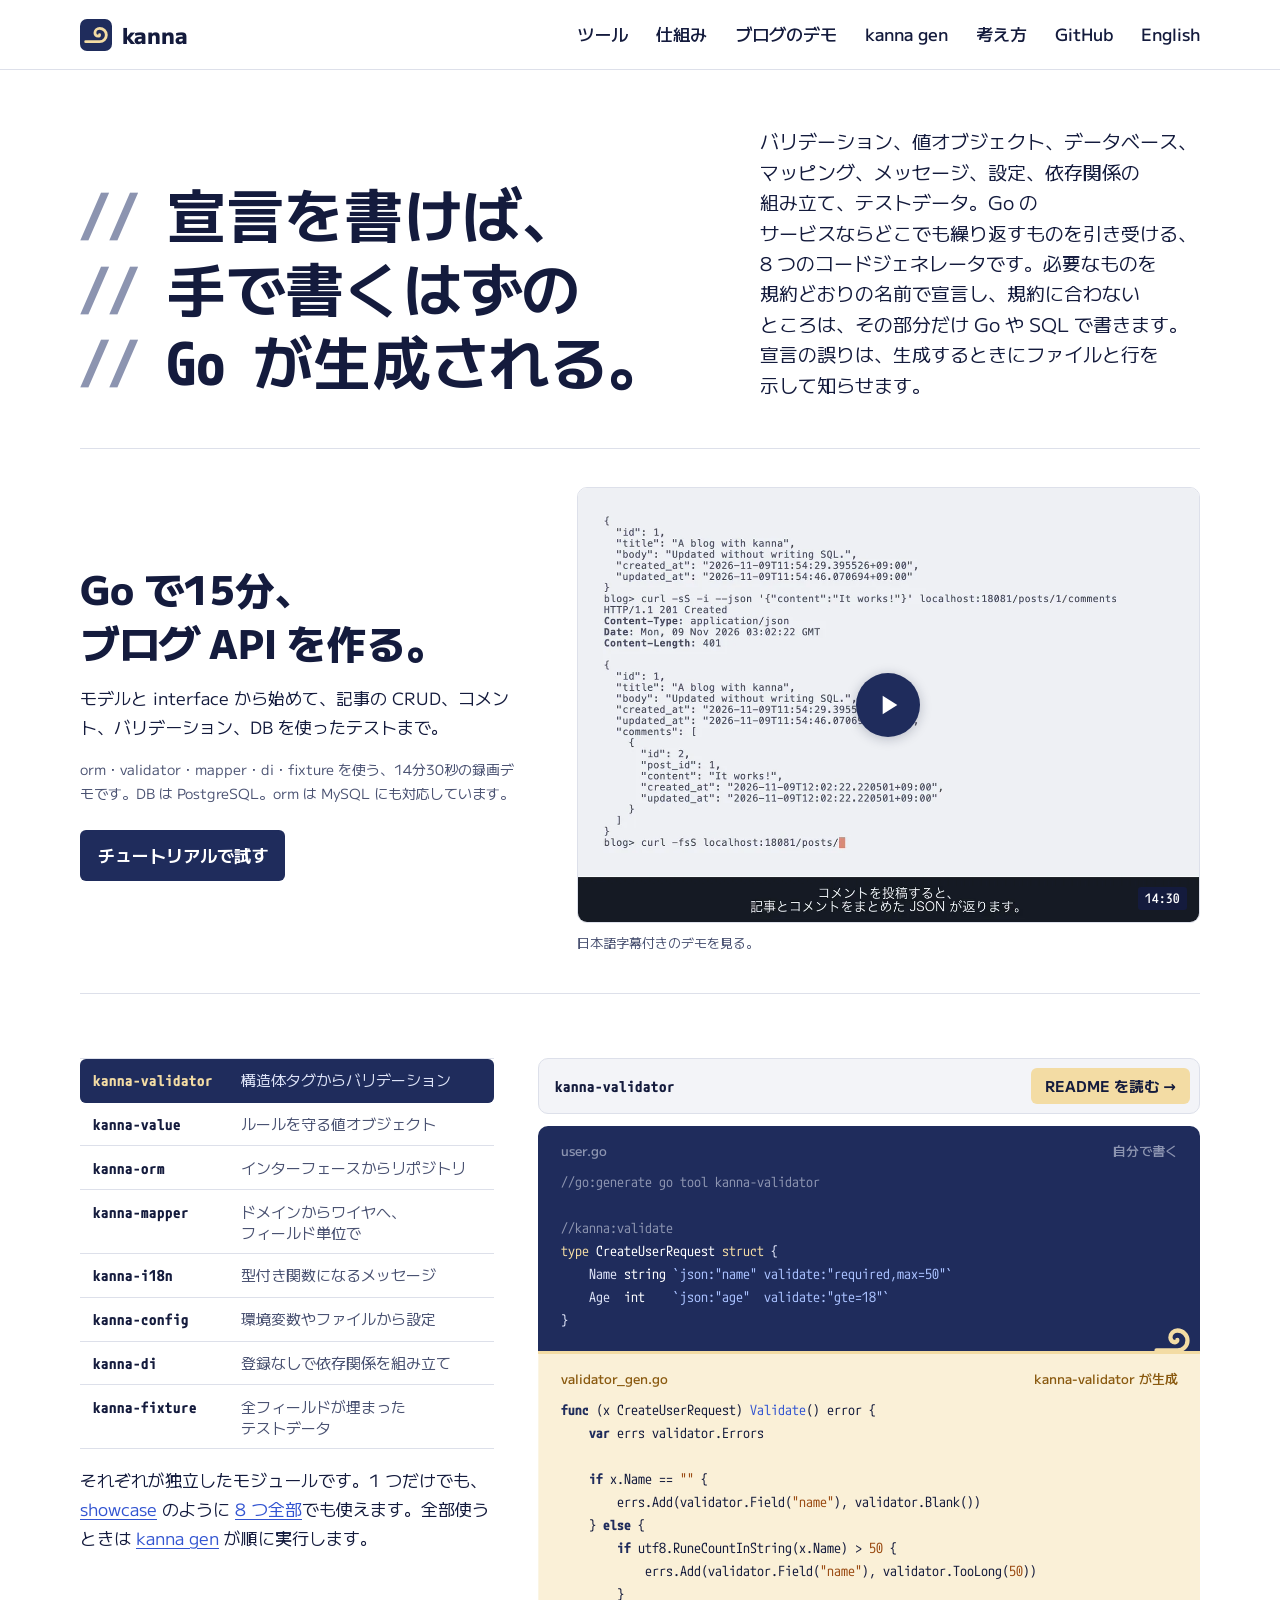
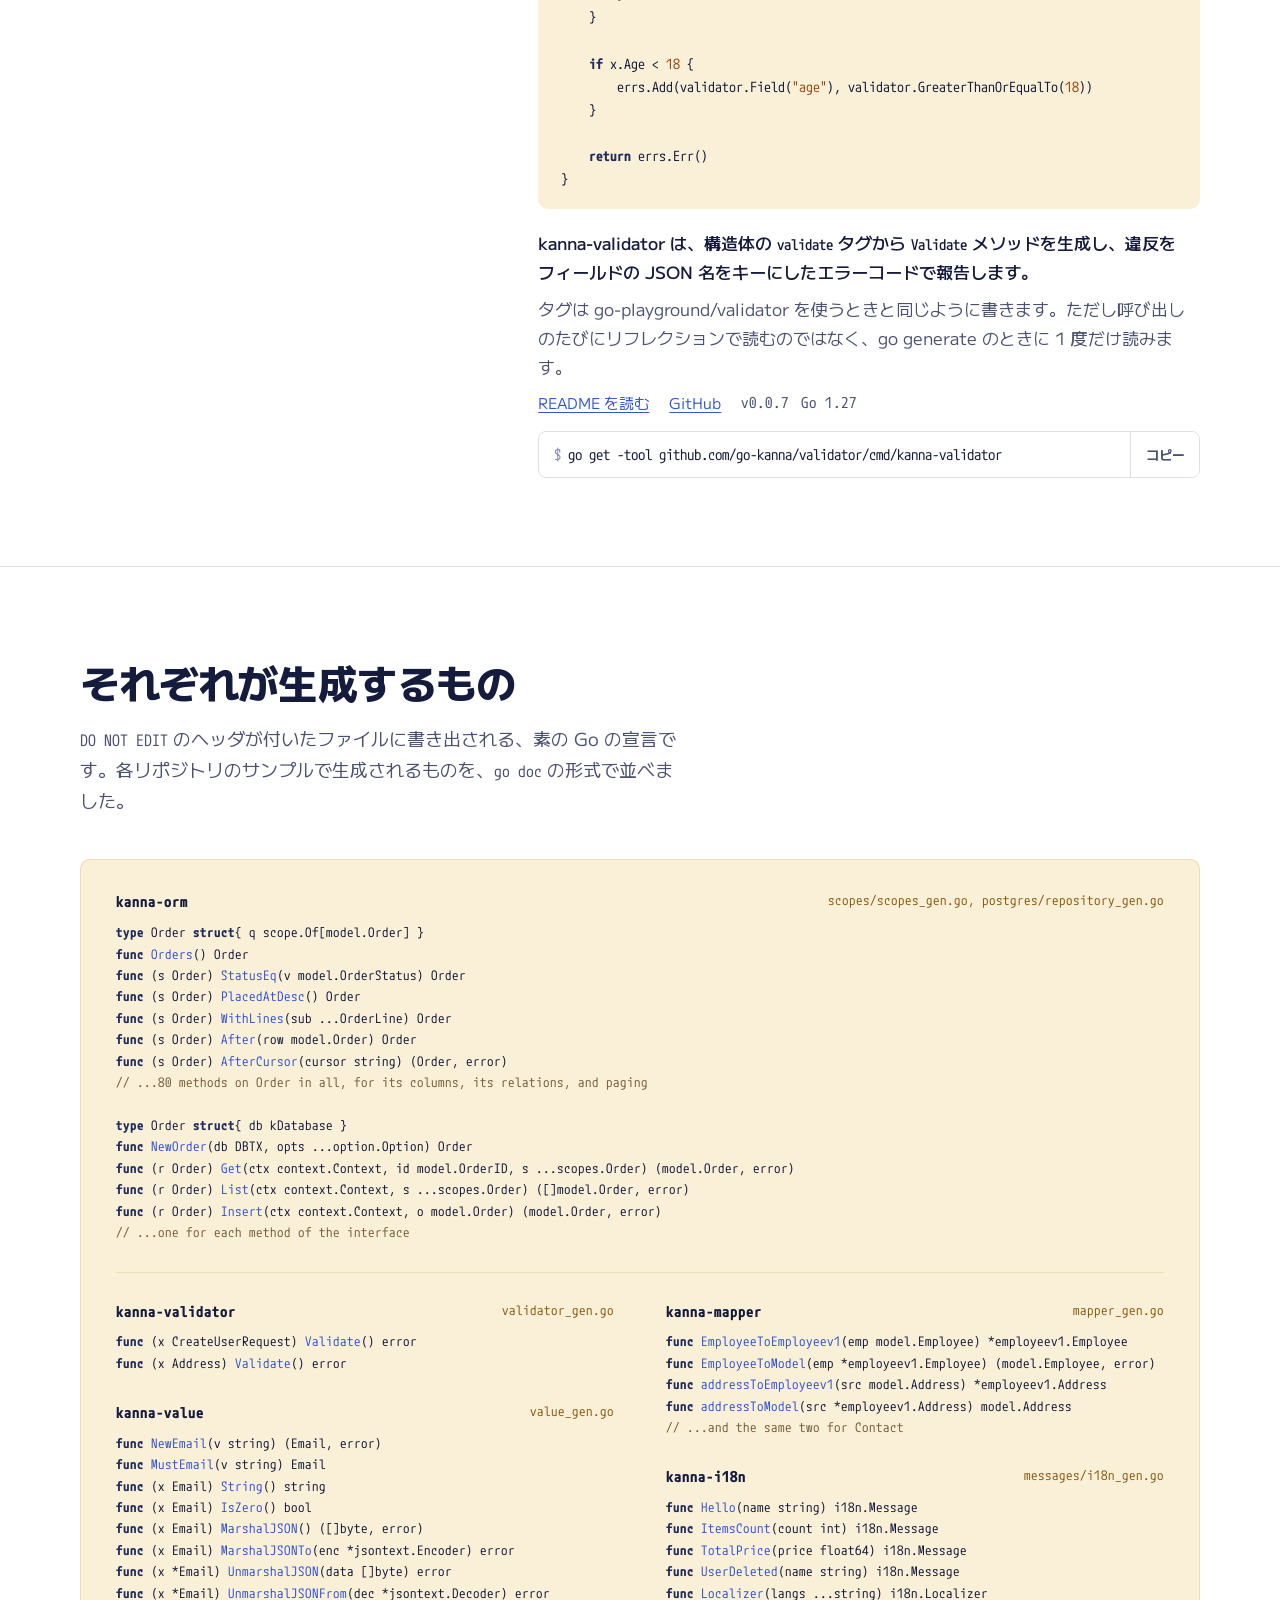
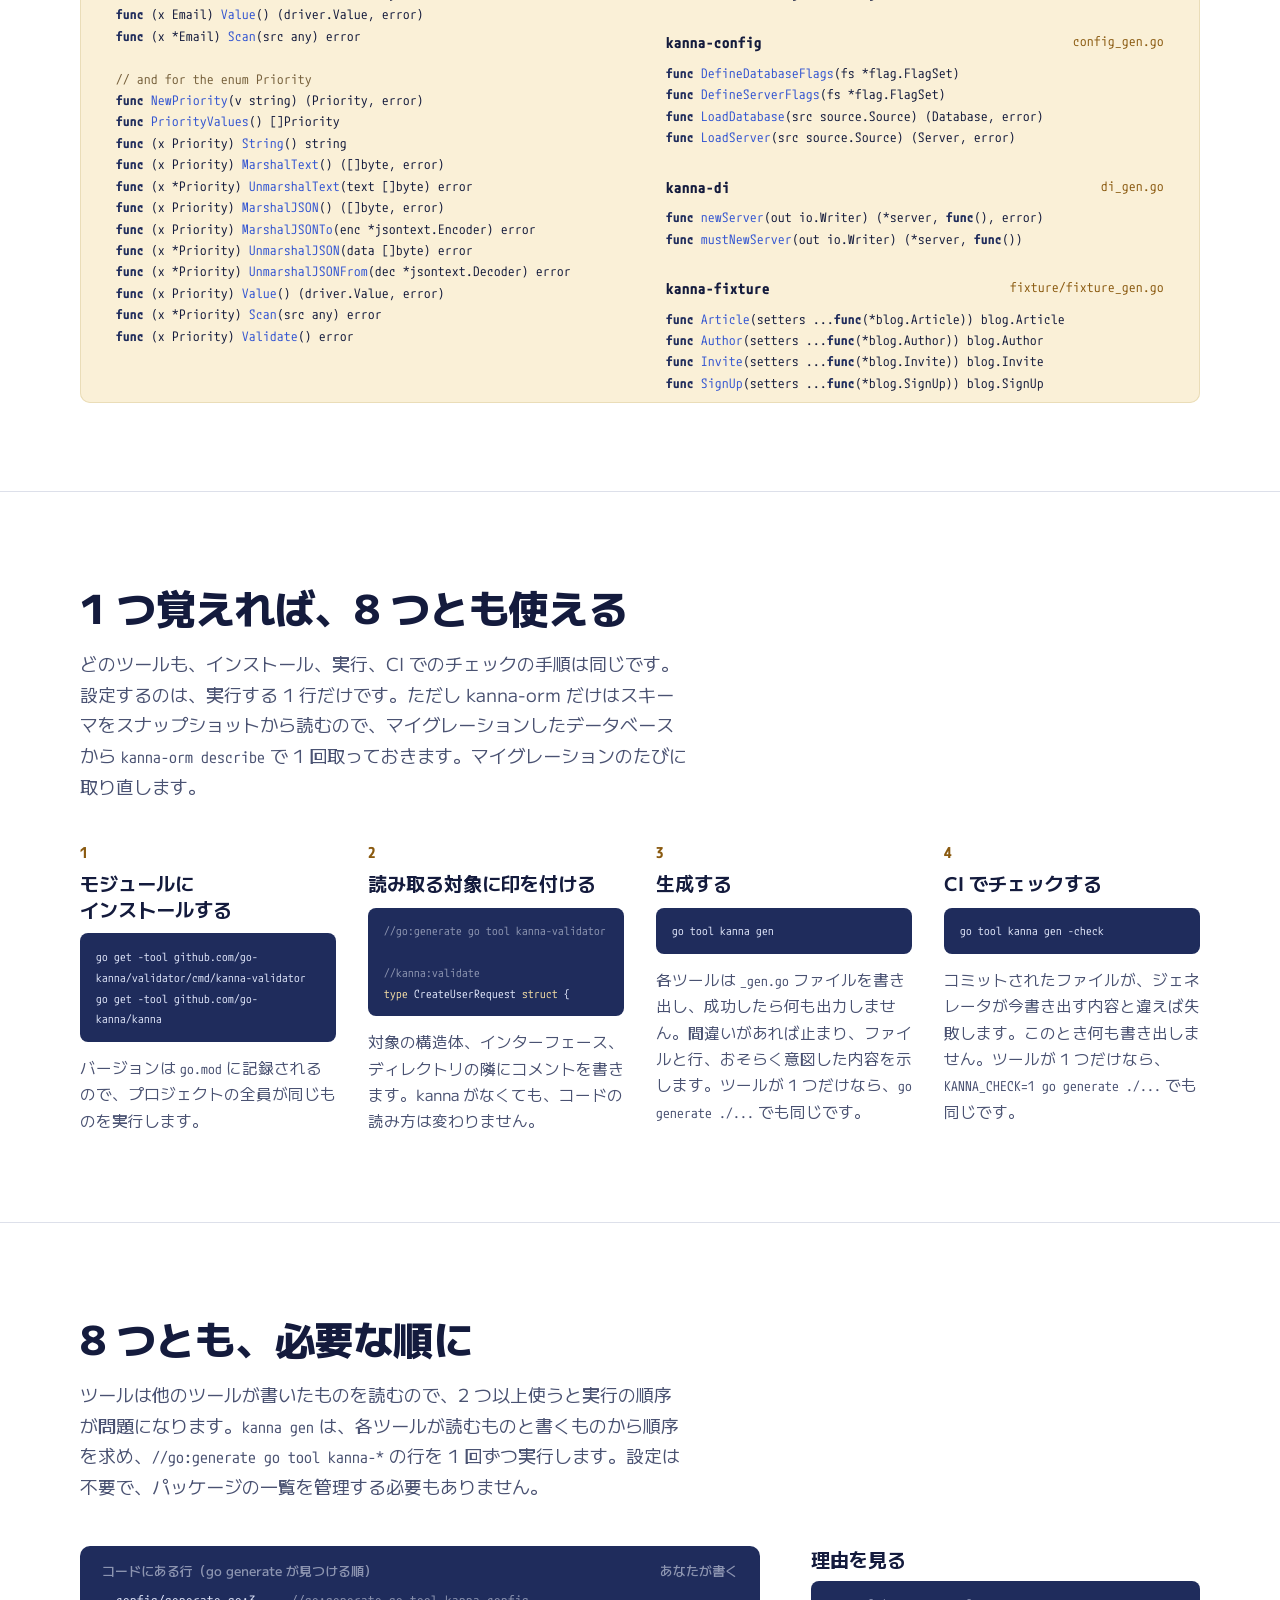
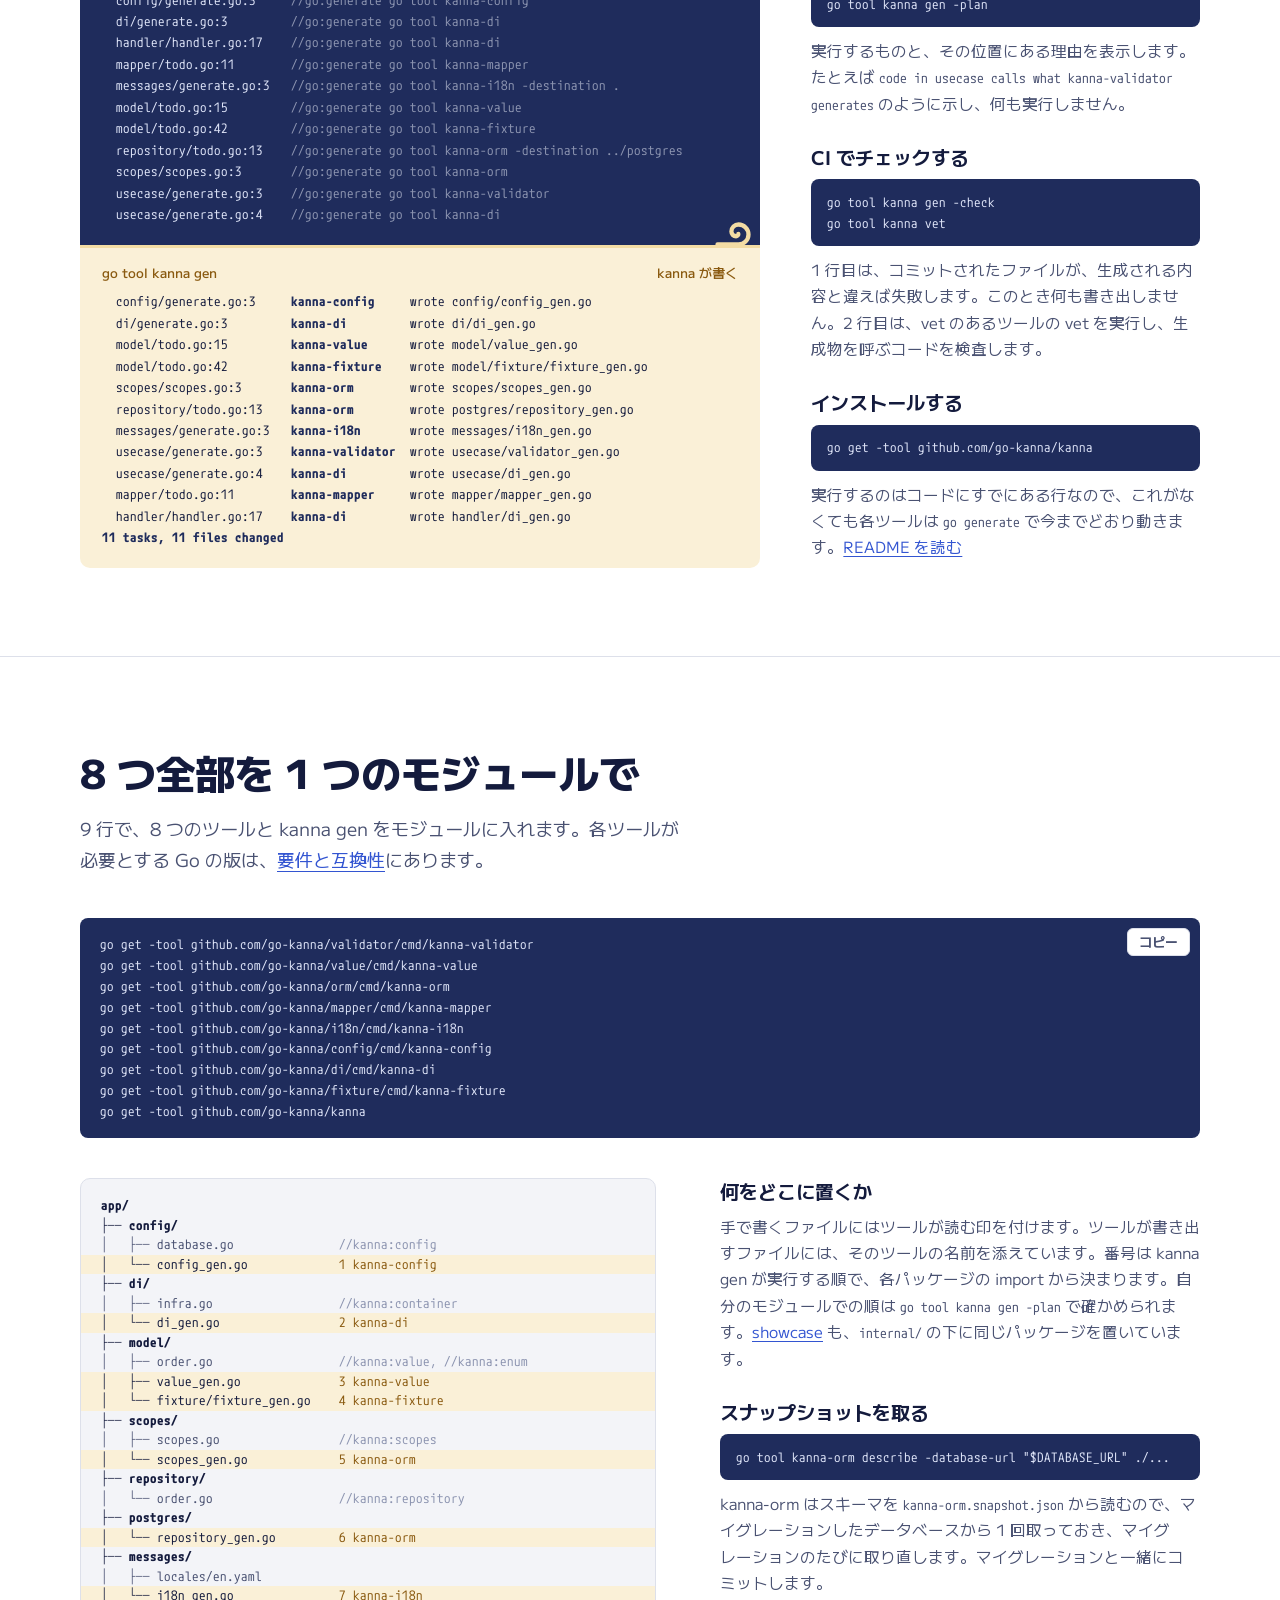
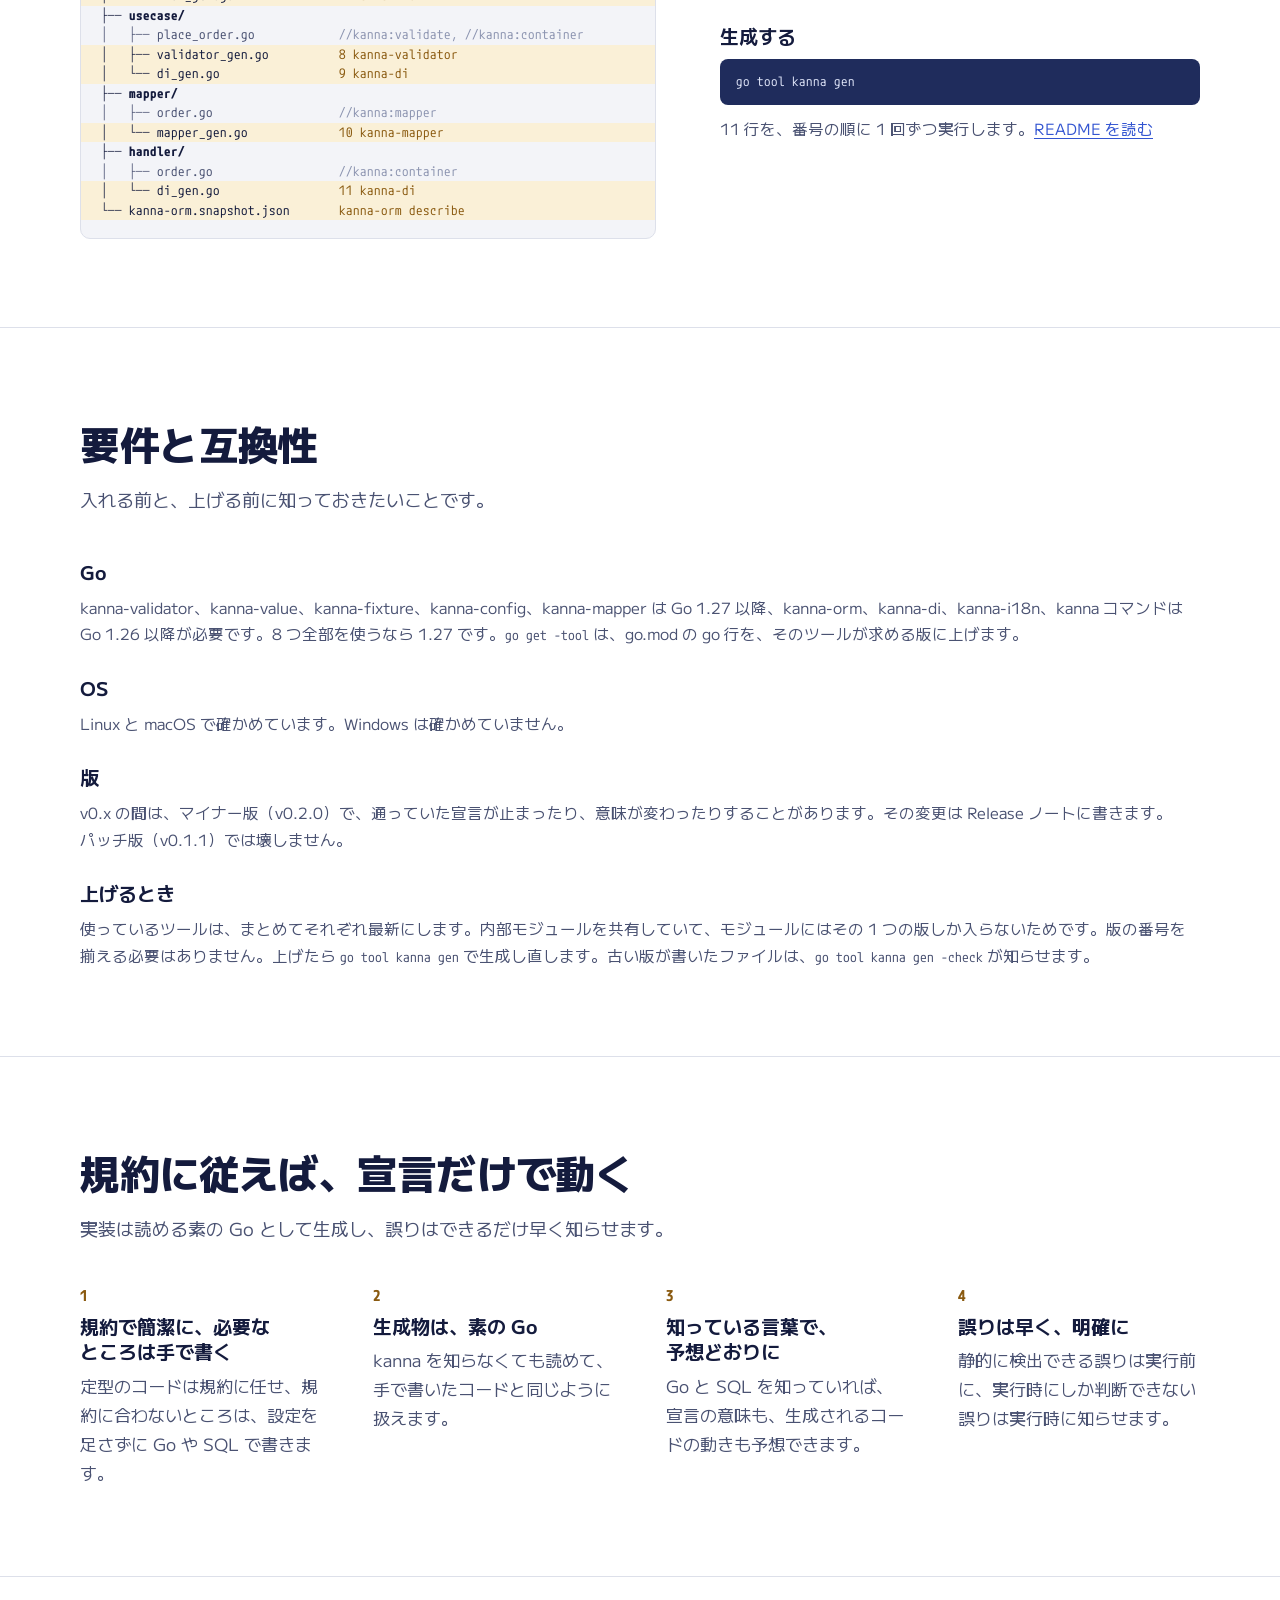
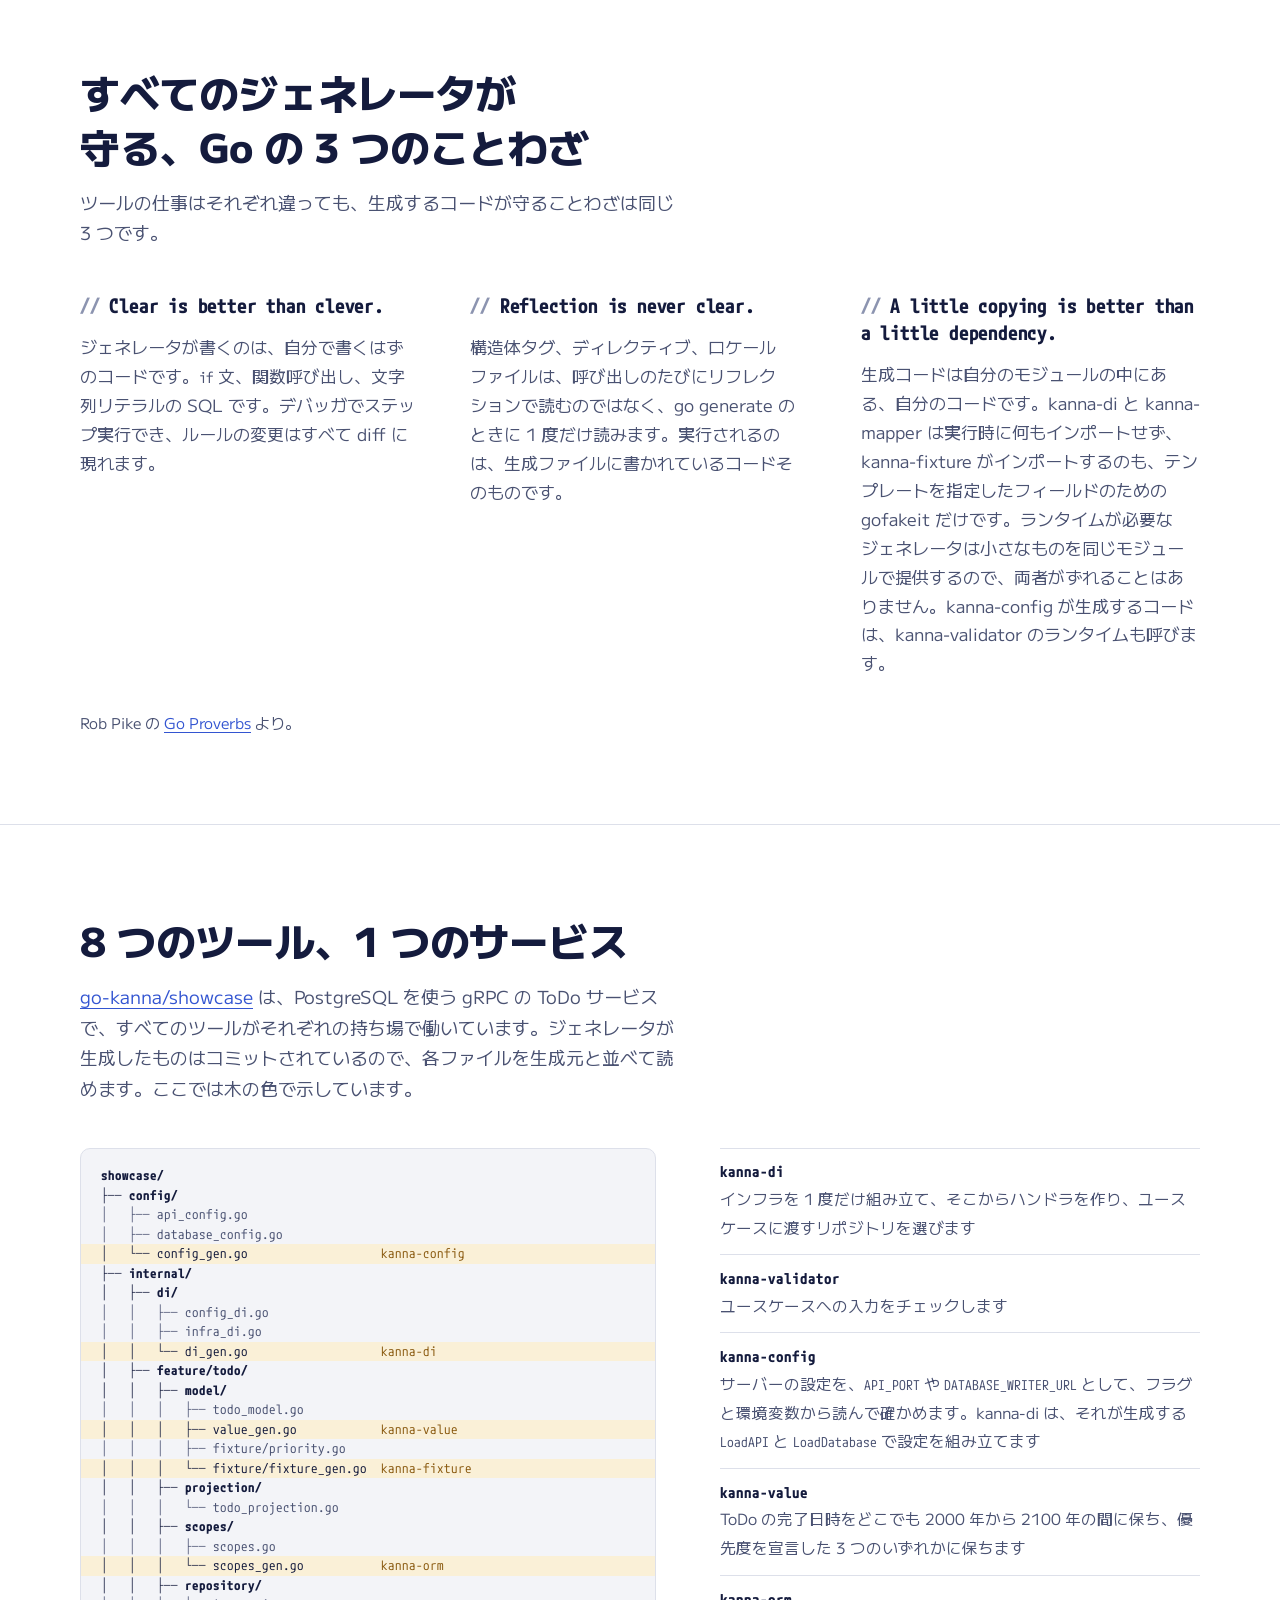
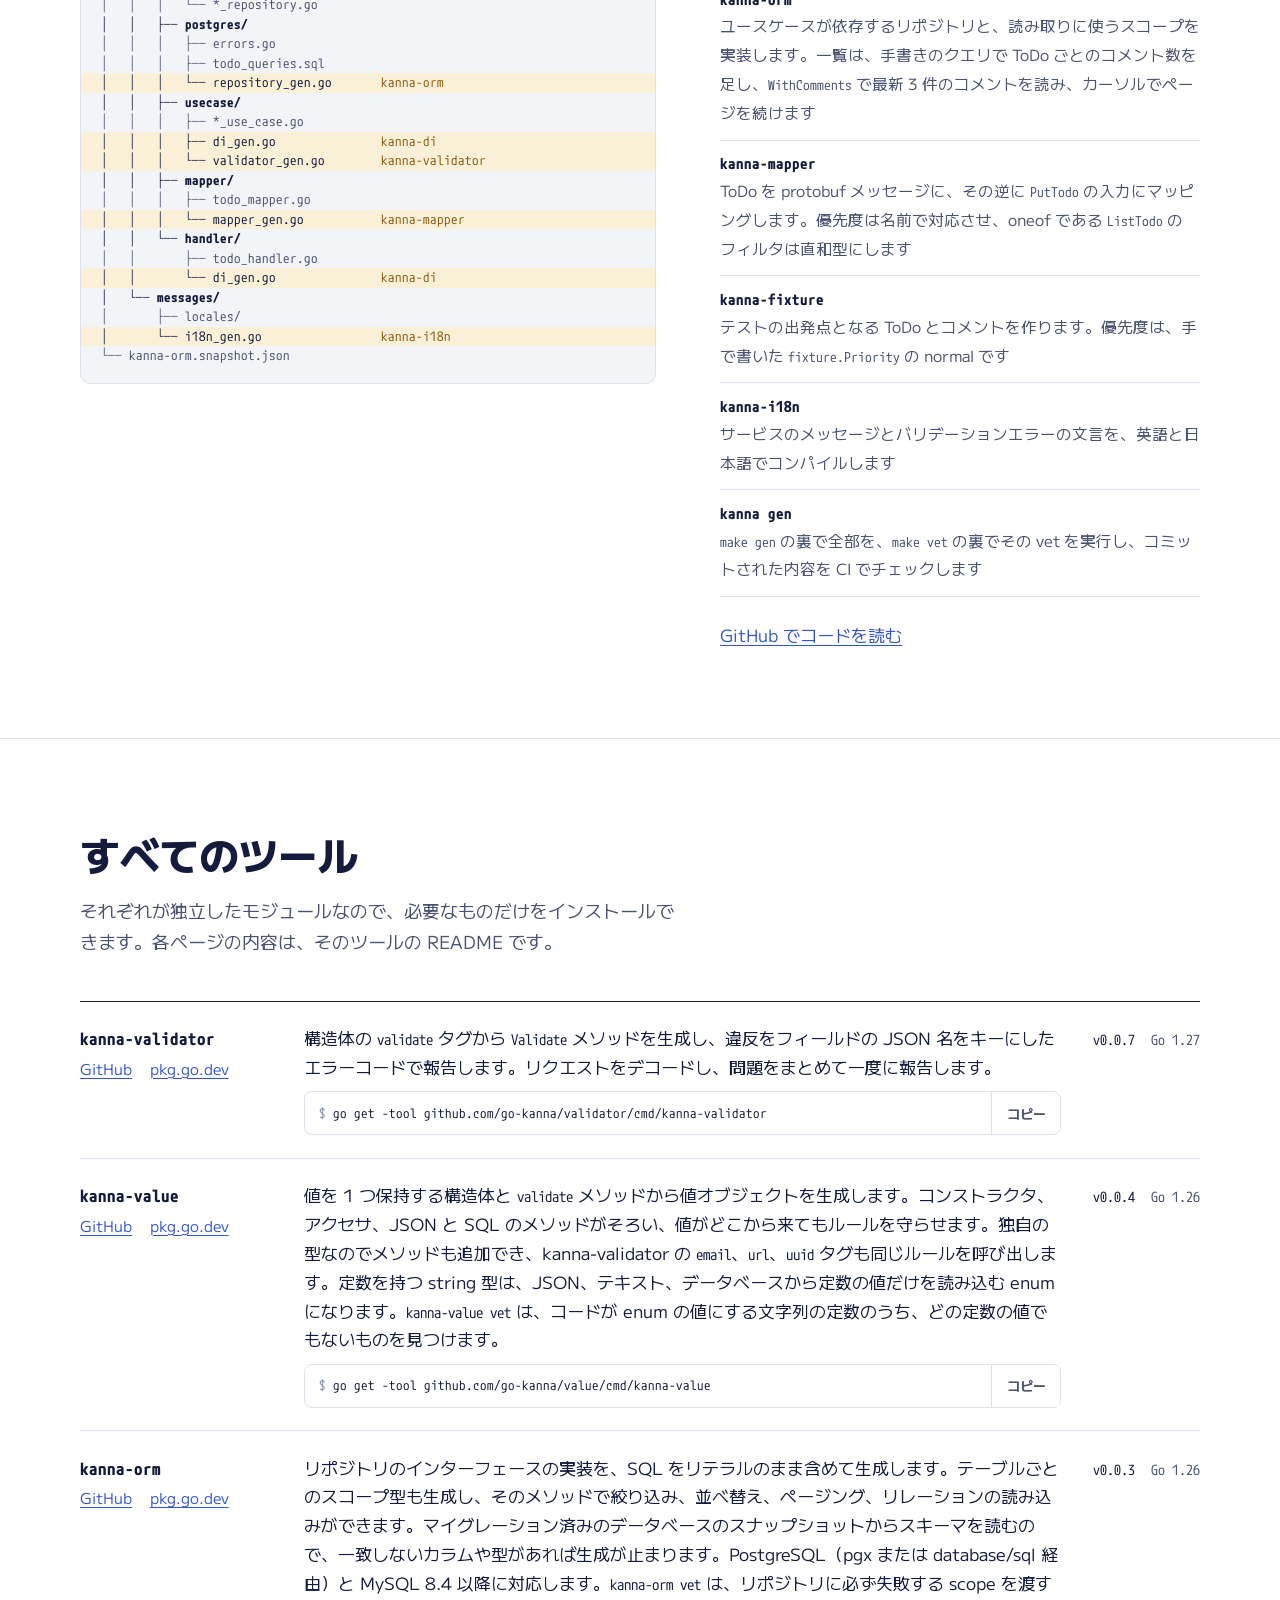
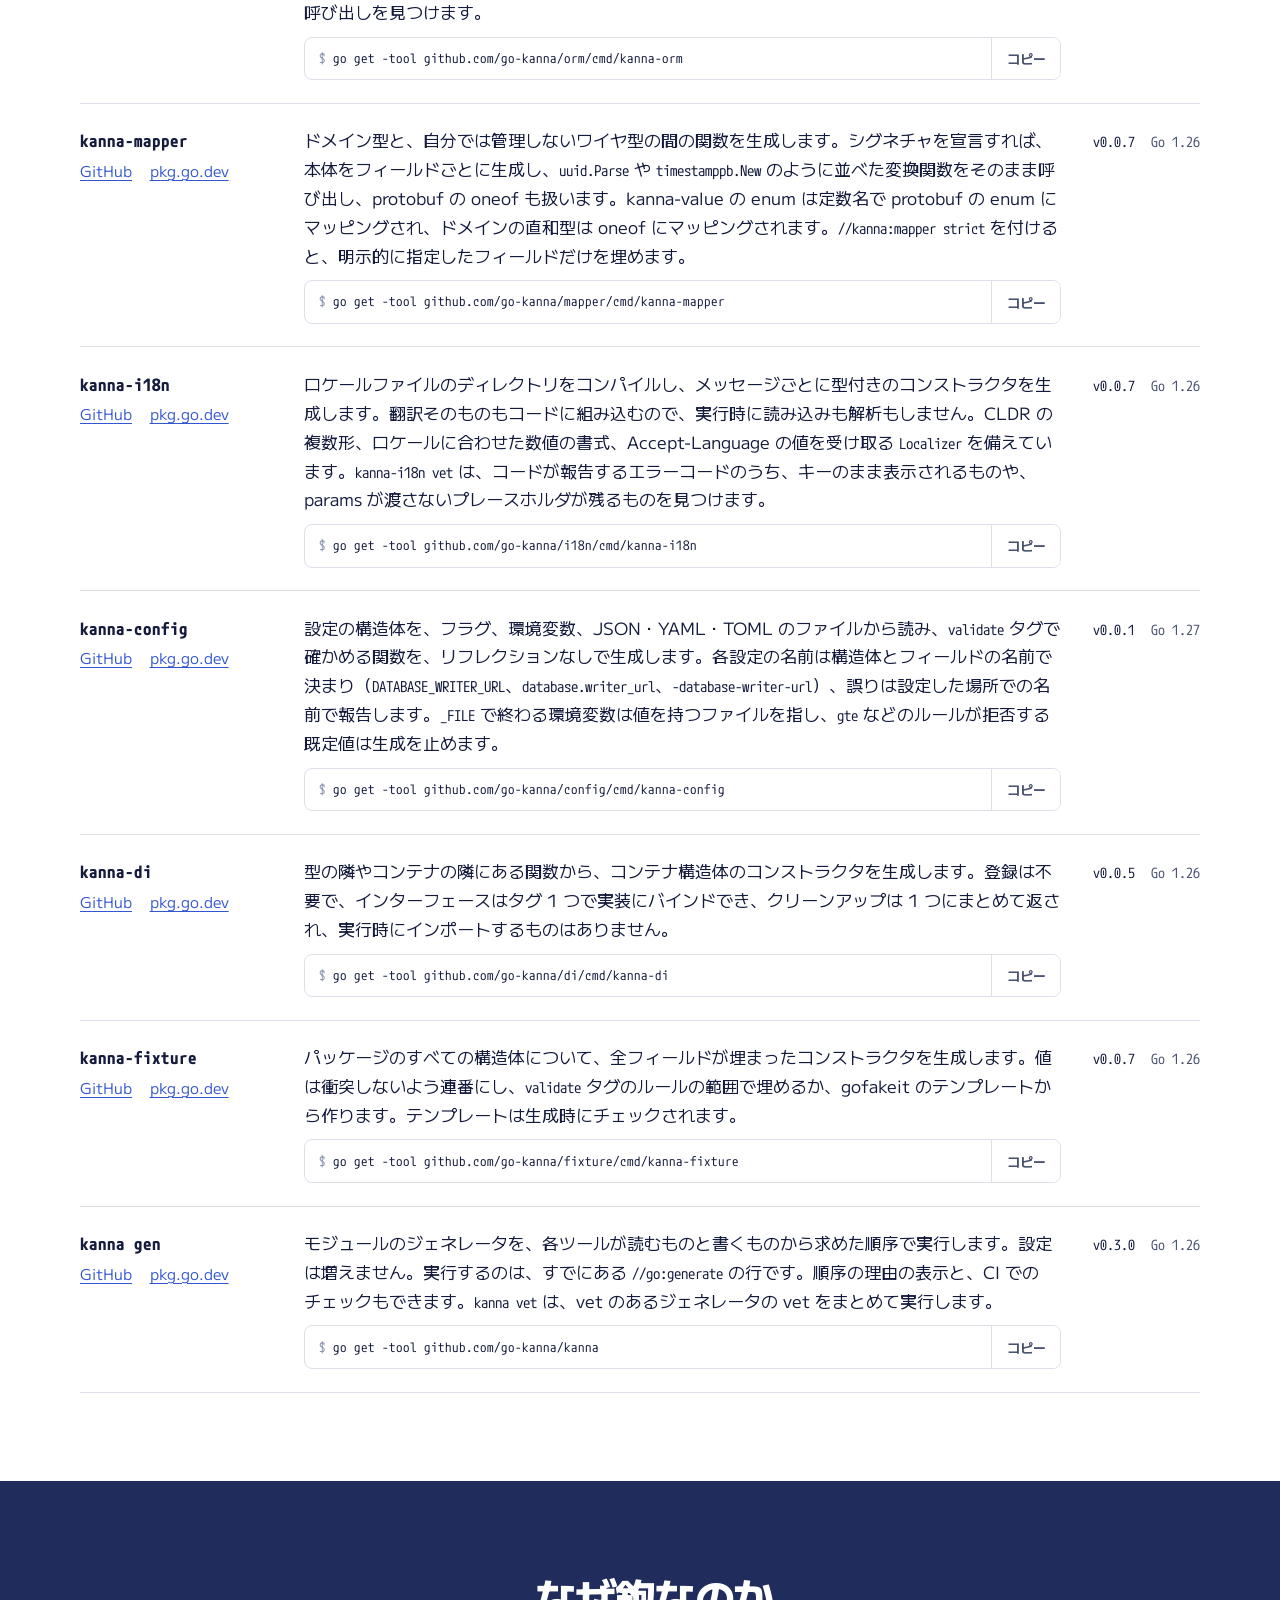
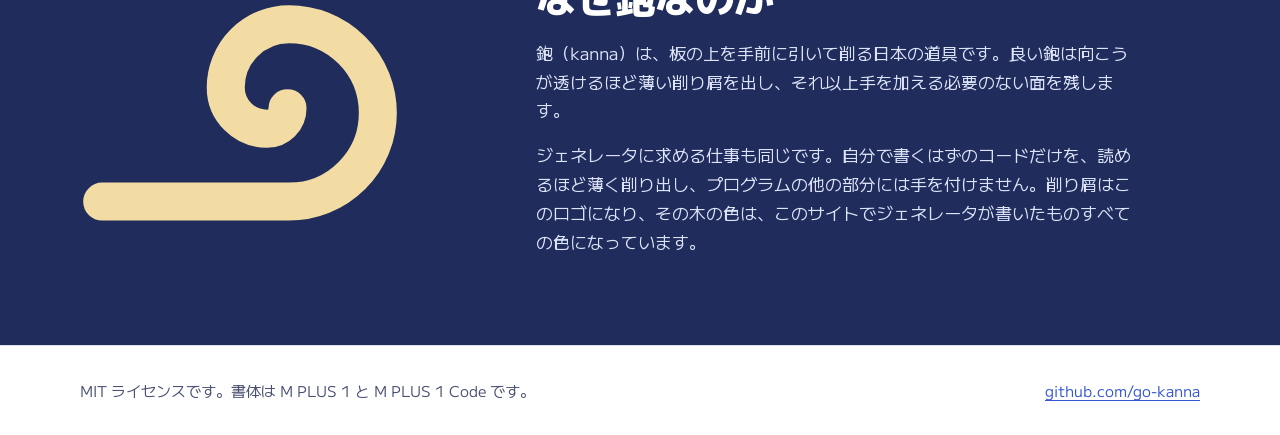
<file: ja/index.html>
<!doctype html>
<html lang="ja">
<head>
<meta charset="utf-8">
<meta name="viewport" content="width=device-width, initial-scale=1, viewport-fit=cover">
<title>kanna — 手で書くのと同じ Go を生成するコードジェネレータ</title>
<meta name="description" content="kanna は 8 つの Go コードジェネレータのファミリーです。バリデーション、値オブジェクト、データベース、マッピング、メッセージ、設定、依存関係の組み立て、テストデータ。宣言を書けば、本来手で書くはずの素の Go を生成します。">
<meta property="og:title" content="kanna: 宣言を書けば、手で書くはずの Go が生成される。">
<meta property="og:description" content="必要なものを宣言すれば、手で書くはずの素の Go を生成する 8 つのコードジェネレータ。リフレクションはなく、レビューから隠れるものもありません。">
<meta property="og:image" content="https://go-kanna.github.io/assets/logo/avatar-kon.png">
<meta property="og:type" content="website">
<meta property="og:locale" content="ja_JP">
<link rel="alternate" hreflang="en" href="https://go-kanna.github.io/">
<link rel="alternate" hreflang="ja" href="https://go-kanna.github.io/ja/">
<link rel="alternate" hreflang="x-default" href="https://go-kanna.github.io/">
<meta name="theme-color" content="#1F2C5C">
<link rel="icon" type="image/svg+xml" href="data:image/svg+xml,%3Csvg xmlns='http://www.w3.org/2000/svg' viewBox='0 0 256 256'%3E%3Crect width='256' height='256' rx='56' fill='%231F2C5C'/%3E%3Cpath transform='translate(16.91 4.57) scale(0.9495)' d='M30 186H148A56 56 0 0 0 204 130A56 56 0 0 0 148 74A40 40 0 0 0 108 114A26 26 0 0 0 134 140A13 13 0 0 0 147 127' fill='none' stroke='%23F3DCA4' stroke-width='24' stroke-linecap='round' stroke-linejoin='round'/%3E%3C/svg%3E">
<link rel="preload" href="../assets/fonts/MPLUS1.woff2" as="font" type="font/woff2" crossorigin>
<link rel="preload" href="../assets/fonts/MPLUS1Code.woff2" as="font" type="font/woff2" crossorigin>
<link rel="stylesheet" href="../assets/site.css">
</head>
<body>
<header class="bar">
  <div class="wrap">
    <a class="brand" href="./" aria-label="kanna ホーム">
      <svg viewBox="0 0 256 256" aria-hidden="true"><rect width="256" height="256" rx="56" fill="#1F2C5C"/><path transform="translate(16.91 4.57) scale(0.9495)" d="M 30 186 H 148 A 56 56 0 0 0 204 130 A 56 56 0 0 0 148 74 A 40 40 0 0 0 108 114 A 26 26 0 0 0 134 140 A 13 13 0 0 0 147 127" fill="none" stroke="#F3DCA4" stroke-width="24" stroke-linecap="round" stroke-linejoin="round"/></svg>
      <span>kanna</span>
    </a>
    <nav aria-label="サイト">
      <a href="#tools">ツール</a>
      <a class="wide" href="#how">仕組み</a>
      <a class="wide" href="#demo">ブログのデモ</a>
      <a class="wide" href="#gen">kanna gen</a>
      <a class="widest" href="#principles">考え方</a>
      <a href="https://github.com/go-kanna">GitHub</a>
      <a href="../" hreflang="en" lang="en">English</a>
    </nav>
  </div>
</header>

<main>
  <section class="hero" aria-labelledby="hero-title">
    <div class="wrap">
      <div class="headline">
        <h1 id="hero-title">宣言を書けば、<br>手で書くはずの<br>Go が生成される。</h1>
        <p class="lede">バリデーション、値オブジェクト、データベース、マッピング、メッセージ、設定、依存関係の組み立て、テストデータ。Go のサービスならどこでも繰り返すものを引き受ける、8 つのコードジェネレータです。必要なものを規約どおりの名前で宣言し、規約に合わないところは、その部分だけ Go や SQL で書きます。宣言の誤りは、生成するときにファイルと行を示して知らせます。</p>
      </div>

      <section class="blog-demo" id="demo" aria-labelledby="demo-title">
        <div class="demo-copy">
          <h2 id="demo-title">Go で15分、<br>ブログ API を作る。</h2>
          <p>モデルと interface から始めて、記事の CRUD、コメント、バリデーション、DB を使ったテストまで。</p>
          <p class="demo-meta">orm・validator・mapper・di・fixture を使う、14分30秒の録画デモです。DB は PostgreSQL。orm は MySQL にも対応しています。</p>
          <a class="demo-link" href="https://github.com/go-kanna/showcase/blob/main/tutorial/README.ja.md">チュートリアルで試す</a>
        </div>
        <figure class="demo-preview">
          <a class="demo-watch" href="https://www.youtube.com/watch?v=Q45tS3t3qAg" data-video="Q45tS3t3qAg" aria-label="日本語字幕付きのブログ API デモを再生、14分30秒">
            <img src="../assets/demo/blog-ja.webp" width="1200" height="837" alt="動作中のブログ API が HTTP 201 と、記事にコメントを含めた JSON を返している画面。">
            <span class="demo-play" aria-hidden="true"><svg viewBox="0 0 24 24"><path d="M8 5v14l11-7z" fill="currentColor"/></svg></span>
            <span class="demo-duration" aria-hidden="true">14:30</span>
          </a>
          <figcaption>日本語字幕付きのデモを見る。</figcaption>
        </figure>
      </section>

      <div class="workbench">
        <div class="side">
          <div class="picker" role="tablist" aria-label="ツール" aria-orientation="vertical">
            <a href="#validator-panel" id="validator-tab" role="tab" aria-controls="validator-panel" aria-selected="true"><b>kanna-validator</b><span>構造体タグからバリデーション</span></a>
            <a href="#value-panel" id="value-tab" role="tab" aria-controls="value-panel" aria-selected="false"><b>kanna-value</b><span>ルールを守る値オブジェクト</span></a>
            <a href="#orm-panel" id="orm-tab" role="tab" aria-controls="orm-panel" aria-selected="false"><b>kanna-orm</b><span>インターフェースからリポジトリ</span></a>
            <a href="#mapper-panel" id="mapper-tab" role="tab" aria-controls="mapper-panel" aria-selected="false"><b>kanna-mapper</b><span>ドメインからワイヤへ、フィールド単位で</span></a>
            <a href="#i18n-panel" id="i18n-tab" role="tab" aria-controls="i18n-panel" aria-selected="false"><b>kanna-i18n</b><span>型付き関数になるメッセージ</span></a>
            <a href="#config-panel" id="config-tab" role="tab" aria-controls="config-panel" aria-selected="false"><b>kanna-config</b><span>環境変数やファイルから設定</span></a>
            <a href="#di-panel" id="di-tab" role="tab" aria-controls="di-panel" aria-selected="false"><b>kanna-di</b><span>登録なしで依存関係を組み立て</span></a>
            <a href="#fixture-panel" id="fixture-tab" role="tab" aria-controls="fixture-panel" aria-selected="false"><b>kanna-fixture</b><span>全フィールドが埋まったテストデータ</span></a>
          </div>
          <p class="aside">それぞれが独立したモジュールです。1 つだけでも、<a href="#showcase">showcase</a> のように <a href="#start">8 つ全部</a>でも使えます。全部使うときは <a href="#gen">kanna gen</a> が順に実行します。</p>
        </div>

        <div class="panels">
          <div class="panel" id="validator-panel" role="tabpanel" aria-labelledby="validator-tab">
            <a class="read" href="validator/"><b>kanna-validator</b><span>README を読む</span></a>
            <figure class="bench" aria-label="kanna-validator 用に印を付けた構造体と、生成される Validate メソッド">
              <div class="pane mine">
                <p class="file"><span>user.go</span><span>自分で書く</span></p>
<pre><code><span class="c">//go:generate go tool kanna-validator</span>

<span class="c">//kanna:validate</span>
<span class="k">type</span> <span class="t">CreateUserRequest</span> <span class="k">struct</span> {
	Name <span class="t">string</span> <span class="s">`json:"name" validate:"required,max=50"`</span>
	Age  <span class="t">int</span>    <span class="s">`json:"age"  validate:"gte=18"`</span>
}</code></pre>
              </div>
              <div class="seam"><svg class="curl" viewBox="16 60 202 140" aria-hidden="true"><path d="M 30 186 H 148 A 56 56 0 0 0 204 130 A 56 56 0 0 0 148 74 A 40 40 0 0 0 108 114 A 26 26 0 0 0 134 140 A 13 13 0 0 0 147 127" fill="none" stroke="#F3DCA4" stroke-width="24" stroke-linecap="round" stroke-linejoin="round"/></svg></div>
              <div class="pane gen">
                <p class="file"><span>validator_gen.go</span><span>kanna-validator が生成</span></p>
<pre><code><span class="k">func</span> (x <span class="t">CreateUserRequest</span>) <span class="f">Validate</span>() <span class="t">error</span> {
	<span class="k">var</span> errs validator.<span class="t">Errors</span>

	<span class="k">if</span> x.Name == <span class="s">""</span> {
		errs.Add(validator.Field(<span class="s">"name"</span>), validator.Blank())
	} <span class="k">else</span> {
		<span class="k">if</span> utf8.RuneCountInString(x.Name) &gt; <span class="s">50</span> {
			errs.Add(validator.Field(<span class="s">"name"</span>), validator.TooLong(<span class="s">50</span>))
		}
	}

	<span class="k">if</span> x.Age &lt; <span class="s">18</span> {
		errs.Add(validator.Field(<span class="s">"age"</span>), validator.GreaterThanOrEqualTo(<span class="s">18</span>))
	}

	<span class="k">return</span> errs.Err()
}</code></pre>
              </div>
            </figure>
            <div class="about">
              <p class="what">kanna-validator は、構造体の <code>validate</code> タグから <code>Validate</code> メソッドを生成し、違反をフィールドの JSON 名をキーにしたエラーコードで報告します。</p>
              <p class="like">タグは go-playground/validator を使うときと同じように書きます。ただし呼び出しのたびにリフレクションで読むのではなく、go generate のときに 1 度だけ読みます。</p>
              <p class="meta"><a href="validator/">README を読む</a> <a href="https://github.com/go-kanna/validator">GitHub</a> <span class="version"><a href="https://github.com/go-kanna/validator/tags" data-tag="go-kanna/validator">v0.0.7</a><span data-go="go-kanna/validator">Go 1.27</span></span></p>
              <div class="install">
                <code id="install-hero-validator">go get -tool github.com/go-kanna/validator/cmd/kanna-validator</code>
                <button type="button" class="copy" data-copy="install-hero-validator">コピー</button>
              </div>
            </div>
          </div>

          <div class="panel" id="value-panel" role="tabpanel" aria-labelledby="value-tab">
            <a class="read" href="value/"><b>kanna-value</b><span>README を読む</span></a>
            <figure class="bench" aria-label="kanna-value 用に印を付けた構造体と、生成されるメソッドのうち 2 つ">
              <div class="pane mine">
                <p class="file"><span>model.go</span><span>自分で書く</span></p>
<pre><code><span class="c">//go:generate go tool kanna-value</span>

<span class="c">//kanna:value</span>
<span class="k">type</span> <span class="t">Email</span> <span class="k">struct</span>{ s <span class="t">string</span> }

<span class="k">func</span> (<span class="t">Email</span>) <span class="f">validate</span>(s <span class="t">string</span>) <span class="t">error</span> { <span class="k">return</span> rule.Email(s) }</code></pre>
              </div>
              <div class="seam"><svg class="curl" viewBox="16 60 202 140" aria-hidden="true"><path d="M 30 186 H 148 A 56 56 0 0 0 204 130 A 56 56 0 0 0 148 74 A 40 40 0 0 0 108 114 A 26 26 0 0 0 134 140 A 13 13 0 0 0 147 127" fill="none" stroke="#F3DCA4" stroke-width="24" stroke-linecap="round" stroke-linejoin="round"/></svg></div>
              <div class="pane gen">
                <p class="file"><span>value_gen.go</span><span>kanna-value が生成</span></p>
<pre><code><span class="k">func</span> <span class="f">NewEmail</span>(v <span class="t">string</span>) (<span class="t">Email</span>, <span class="t">error</span>) {
	<span class="k">if</span> err := (<span class="t">Email</span>{}).validate(v); err != <span class="k">nil</span> {
		<span class="k">return</span> <span class="t">Email</span>{}, err
	}
	<span class="k">return</span> <span class="t">Email</span>{s: v}, <span class="k">nil</span>
}

<span class="k">func</span> (x *<span class="t">Email</span>) <span class="f">UnmarshalJSON</span>(data []<span class="t">byte</span>) <span class="t">error</span> {
	<span class="k">if</span> <span class="t">string</span>(data) == <span class="s">"null"</span> {
		<span class="k">return</span> <span class="k">nil</span>
	}
	<span class="k">var</span> v <span class="t">string</span>
	<span class="k">if</span> err := json.Unmarshal(data, &amp;v); err != <span class="k">nil</span> {
		<span class="k">return</span> err
	}
	y, err := NewEmail(v)
	<span class="k">if</span> err != <span class="k">nil</span> {
		<span class="k">return</span> err
	}
	*x = y
	<span class="k">return</span> <span class="k">nil</span>
}

<span class="c">// MustEmail, String, IsZero, and MarshalJSON, MarshalJSONTo, UnmarshalJSONFrom, Value, and Scan, which check too.</span></code></pre>
              </div>
            </figure>
            <div class="about">
              <p class="what">kanna-value は、値を 1 つ保持する構造体と <code>validate</code> メソッドから値オブジェクトを生成します。コンストラクタ、アクセサ、JSON と SQL のメソッドがそろい、値がどこから来てもルールを守らせます。定数を持つ string 型に <code>//kanna:enum</code> を付ければ、定数の値だけを読み込む enum になります。</p>
              <p class="like">値オブジェクトごとに書くはずのコンストラクタと 4 つのマーシャリングメソッドを、ルールを 1 箇所にまとめて生成します。各レイヤで繰り返すはずの enum の定数チェックも不要になります。</p>
              <p class="meta"><a href="value/">README を読む</a> <a href="https://github.com/go-kanna/value">GitHub</a> <span class="version"><a href="https://github.com/go-kanna/value/tags" data-tag="go-kanna/value">v0.0.4</a><span data-go="go-kanna/value">Go 1.26</span></span></p>
              <div class="install">
                <code id="install-hero-value">go get -tool github.com/go-kanna/value/cmd/kanna-value</code>
                <button type="button" class="copy" data-copy="install-hero-value">コピー</button>
              </div>
            </div>
          </div>

          <div class="panel" id="orm-panel" role="tabpanel" aria-labelledby="orm-tab">
            <a class="read" href="orm/"><b>kanna-orm</b><span>README を読む</span></a>
            <figure class="bench" aria-label="kanna-orm 用に印を付けたリポジトリのインターフェース、生成される実装とスコープのメソッド、スコープをつなげた呼び出し">
              <div class="pane mine">
                <p class="file"><span>repository/order.go</span><span>自分で書く</span></p>
<pre><code><span class="c">//go:generate go tool kanna-orm -destination ../postgres</span>

<span class="c">//kanna:repository</span>
<span class="k">type</span> <span class="t">OrderRepository</span> <span class="k">interface</span> {
	List(ctx context.<span class="t">Context</span>, s ...scopes.<span class="t">Order</span>) ([]model.<span class="t">Order</span>, <span class="t">error</span>)
	Insert(ctx context.<span class="t">Context</span>, o model.<span class="t">Order</span>) (model.<span class="t">Order</span>, <span class="t">error</span>)
}</code></pre>
              </div>
              <div class="seam"><svg class="curl" viewBox="16 60 202 140" aria-hidden="true"><path d="M 30 186 H 148 A 56 56 0 0 0 204 130 A 56 56 0 0 0 148 74 A 40 40 0 0 0 108 114 A 26 26 0 0 0 134 140 A 13 13 0 0 0 147 127" fill="none" stroke="#F3DCA4" stroke-width="24" stroke-linecap="round" stroke-linejoin="round"/></svg></div>
              <div class="pane gen">
                <p class="file"><span>postgres/repository_gen.go</span><span>kanna-orm が生成</span></p>
<pre><code><span class="k">func</span> (r <span class="t">OrderRepository</span>) <span class="f">Insert</span>(ctx context.<span class="t">Context</span>, o model.<span class="t">Order</span>) (model.<span class="t">Order</span>, <span class="t">error</span>) {
	<span class="k">const</span> q = <span class="s">`INSERT INTO orders (id, customer_id, status, placed_at, note)
VALUES ($1, $2, $3, $4, $5)
RETURNING id, customer_id, status, placed_at, note`</span>
	<span class="k">var</span> row model.<span class="t">Order</span>
	err := r.db.QueryRow(ctx, q, o.ID, o.CustomerID, o.Status, o.PlacedAt, o.Memo).
		Scan(&amp;row.ID, &amp;row.CustomerID, &amp;row.Status, &amp;row.PlacedAt, &amp;row.Memo)
	<span class="k">if</span> err != <span class="k">nil</span> {
		<span class="k">return</span> model.<span class="t">Order</span>{}, fmt.Errorf(<span class="s">"insert into orders: %w"</span>, err)
	}
	<span class="k">return</span> row, <span class="k">nil</span>
}</code></pre>
              </div>
              <div class="pane gen">
                <p class="file"><span>scopes/scopes_gen.go</span><span>kanna-orm が生成</span></p>
<pre><code><span class="c">// StatusNe narrows to the rows whose status is not v.</span>
<span class="k">func</span> (s <span class="t">Order</span>) <span class="f">StatusNe</span>(v model.<span class="t">OrderStatus</span>) <span class="t">Order</span> {
	<span class="k">return</span> <span class="t">Order</span>{kScope(kRuntime(s.q).Where(<span class="s">`status &lt;&gt; `</span>, v))}
}

<span class="c">// ...a method for each column and relation, and Limit, After, and Cursor.</span></code></pre>
              </div>
              <div class="pane mine">
                <p class="file"><span>handler.go</span><span>自分で呼ぶ</span></p>
<pre><code>orders, err := repo.List(ctx, scopes.Orders().
	StatusNe(model.OrderCanceled).
	PlacedAtDesc().
	Limit(<span class="s">20</span>))</code></pre>
              </div>
            </figure>
            <div class="about">
              <p class="what">kanna-orm は、リポジトリのインターフェースの実装を、SQL をリテラルのまま含めて生成します。テーブルごとのスコープ型も生成し、そのメソッドで絞り込み、並べ替え、ページング、リレーションの読み込みができます。</p>
              <p class="like">スコープは gorm のようにつなげられ、クエリは sqlc のようにスキーマと照合され、生成コードにリフレクションはありません。PostgreSQL（pgx または database/sql 経由）と MySQL 8.4 以降に対応します。</p>
              <p class="meta"><a href="orm/">README を読む</a> <a href="https://github.com/go-kanna/orm">GitHub</a> <span class="version"><a href="https://github.com/go-kanna/orm/tags" data-tag="go-kanna/orm">v0.0.3</a><span data-go="go-kanna/orm">Go 1.26</span></span></p>
              <div class="install">
                <code id="install-hero-orm">go get -tool github.com/go-kanna/orm/cmd/kanna-orm</code>
                <button type="button" class="copy" data-copy="install-hero-orm">コピー</button>
              </div>
            </div>
          </div>

          <div class="panel" id="mapper-panel" role="tabpanel" aria-labelledby="mapper-tab">
            <a class="read" href="mapper/"><b>kanna-mapper</b><span>README を読む</span></a>
            <figure class="bench" aria-label="kanna-mapper 用に宣言したマッピング関数と、生成される本体の 1 つ">
              <div class="pane mine">
                <p class="file"><span>mapper.go</span><span>自分で書く</span></p>
<pre><code><span class="c">//go:generate go tool kanna-mapper</span>

<span class="c">//kanna:mapper</span>
<span class="k">type</span> _ <span class="k">interface</span> {
	EmployeeToEmployeev1(model.<span class="t">Employee</span>) *employeev1.<span class="t">Employee</span>
	EmployeeToModel(*employeev1.<span class="t">Employee</span>) (model.<span class="t">Employee</span>, <span class="t">error</span>)
}

<span class="c">//kanna:converter</span>
<span class="k">var</span> _ = []<span class="t">any</span>{
	uuid.<span class="t">UUID</span>.String,
	uuid.Parse,
	timestamppb.New,
	(*timestamppb.<span class="t">Timestamp</span>).AsTime,
}</code></pre>
              </div>
              <div class="seam"><svg class="curl" viewBox="16 60 202 140" aria-hidden="true"><path d="M 30 186 H 148 A 56 56 0 0 0 204 130 A 56 56 0 0 0 148 74 A 40 40 0 0 0 108 114 A 26 26 0 0 0 134 140 A 13 13 0 0 0 147 127" fill="none" stroke="#F3DCA4" stroke-width="24" stroke-linecap="round" stroke-linejoin="round"/></svg></div>
              <div class="pane gen">
                <p class="file"><span>mapper_gen.go</span><span>kanna-mapper が生成</span></p>
<pre><code><span class="k">func</span> <span class="f">EmployeeToModel</span>(src *employeev1.<span class="t">Employee</span>) (model.<span class="t">Employee</span>, <span class="t">error</span>) {
	<span class="k">if</span> src == <span class="k">nil</span> {
		src = new(employeev1.<span class="t">Employee</span>)
	}
	v, err := uuid.Parse(src.GetId())
	<span class="k">if</span> err != <span class="k">nil</span> {
		<span class="k">return</span> model.<span class="t">Employee</span>{}, fmt.Errorf(<span class="s">"map model.Employee.ID: %w"</span>, err)
	}
	<span class="k">return</span> model.<span class="t">Employee</span>{
		ID:       v,
		FullName: src.GetName(),
		HiredAt:  src.GetHiredAt().AsTime(),
		Address:  addressToModel(src.GetAddress()),
	}, <span class="k">nil</span>
}

<span class="c">// EmployeeToEmployeev1, and addressToModel and addressToEmployeev1, which they call.</span></code></pre>
              </div>
            </figure>
            <div class="about">
              <p class="what">kanna-mapper は、ドメイン型と、自分では管理しないワイヤ型（protobuf などの通信用の型）の間の関数を生成します。シグネチャを宣言すれば、本体をフィールドごとに生成し、protobuf の oneof、enum、直和型も扱います。</p>
              <p class="like">宣言のしかたは goverter に近いものです。Go が自力で変換できないものは、変換する関数を <code>uuid.Parse</code> や <code>timestamppb.New</code> のまま並べます。</p>
              <p class="meta"><a href="mapper/">README を読む</a> <a href="https://github.com/go-kanna/mapper">GitHub</a> <span class="version"><a href="https://github.com/go-kanna/mapper/tags" data-tag="go-kanna/mapper">v0.0.7</a><span data-go="go-kanna/mapper">Go 1.26</span></span></p>
              <div class="install">
                <code id="install-hero-mapper">go get -tool github.com/go-kanna/mapper/cmd/kanna-mapper</code>
                <button type="button" class="copy" data-copy="install-hero-mapper">コピー</button>
              </div>
            </div>
          </div>

          <div class="panel" id="i18n-panel" role="tabpanel" aria-labelledby="i18n-tab">
            <a class="read" href="i18n/"><b>kanna-i18n</b><span>README を読む</span></a>
            <figure class="bench" aria-label="2 つのロケールファイル、そこから kanna-i18n が生成するコンストラクタ、それを使うハンドラ">
              <div class="pane mine">
                <p class="file"><span>locales/</span><span>自分で書く</span></p>
<pre><code><span class="c"># en.yaml</span>
<span class="t">hello</span>: <span class="s">"Hello, {name}!"</span>
<span class="t">items_count</span>:
  <span class="t">plural</span>:
    <span class="t">one</span>: <span class="s">"You have {count} item."</span>
    <span class="t">other</span>: <span class="s">"You have {count} items."</span>

<span class="c"># ja.yaml</span>
<span class="t">hello</span>: <span class="s">"こんにちは、{name}さん！"</span>
<span class="t">items_count</span>:
  <span class="t">plural</span>:
    <span class="t">other</span>: <span class="s">"アイテムが{count}個あります。"</span></code></pre>
              </div>
              <div class="seam"><svg class="curl" viewBox="16 60 202 140" aria-hidden="true"><path d="M 30 186 H 148 A 56 56 0 0 0 204 130 A 56 56 0 0 0 148 74 A 40 40 0 0 0 108 114 A 26 26 0 0 0 134 140 A 13 13 0 0 0 147 127" fill="none" stroke="#F3DCA4" stroke-width="24" stroke-linecap="round" stroke-linejoin="round"/></svg></div>
              <div class="pane gen">
                <p class="file"><span>messages/i18n_gen.go</span><span>kanna-i18n が生成</span></p>
<pre><code><span class="c">// Hello returns the message "hello":
//
//	Hello, {name}!</span>
<span class="k">func</span> <span class="f">Hello</span>(name <span class="t">string</span>) i18n.<span class="t">Message</span> {
	<span class="k">return</span> i18n.<span class="t">Message</span>{Key: <span class="s">"hello"</span>, Args: []i18n.<span class="t">Arg</span>{
		{Name: <span class="s">"name"</span>, Value: name},
	}}
}

<span class="c">// ItemsCount returns the message "items_count", in the form count selects:
//
//	one:   You have {count} item.
//	other: You have {count} items.</span>
<span class="k">func</span> <span class="f">ItemsCount</span>(count <span class="t">int</span>) i18n.<span class="t">Message</span> {
	<span class="k">return</span> i18n.<span class="t">Message</span>{Key: <span class="s">"items_count"</span>, Args: []i18n.<span class="t">Arg</span>{
		{Name: <span class="s">"count"</span>, Value: count},
	}}
}</code></pre>
              </div>
              <div class="pane mine">
                <p class="file"><span>handler.go</span><span>自分で呼ぶ</span></p>
<pre><code>loc := messages.Localizer(r.Header.Get(<span class="s">"Accept-Language"</span>))

<span class="c">// You have 1 item. or アイテムが1個あります。</span>
fmt.Fprintln(w, loc.Localize(messages.ItemsCount(<span class="s">1</span>)))</code></pre>
              </div>
            </figure>
            <div class="about">
              <p class="what">kanna-i18n は、ロケールファイルのディレクトリをコンパイルし、メッセージごとに型付きのコンストラクタを生成します。翻訳もコードに組み込まれます。CLDR の複数形、ロケールに合わせた数値の書式、Accept-Language の値を受け取る <code>Localizer</code> を備えています。</p>
              <p class="like">ロケールファイルは go-i18n と同様ですが、メッセージは実行時に ID で引くものではなく、コンパイラがチェックする関数です。</p>
              <p class="meta"><a href="i18n/">README を読む</a> <a href="https://github.com/go-kanna/i18n">GitHub</a> <span class="version"><a href="https://github.com/go-kanna/i18n/tags" data-tag="go-kanna/i18n">v0.0.7</a><span data-go="go-kanna/i18n">Go 1.26</span></span></p>
              <div class="install">
                <code id="install-hero-i18n">go get -tool github.com/go-kanna/i18n/cmd/kanna-i18n</code>
                <button type="button" class="copy" data-copy="install-hero-i18n">コピー</button>
              </div>
            </div>
          </div>

          <div class="panel" id="config-panel" role="tabpanel" aria-labelledby="config-tab">
            <a class="read" href="config/"><b>kanna-config</b><span>README を読む</span></a>
            <figure class="bench" aria-label="kanna-config 用に印を付けた設定の構造体、それを読むために生成される関数、それを呼ぶプログラム">
              <div class="pane mine">
                <p class="file"><span>database.go</span><span>自分で書く</span></p>
<pre><code><span class="c">//go:generate go tool kanna-config</span>

<span class="c">//kanna:config</span>
<span class="k">type</span> <span class="t">Database</span> <span class="k">struct</span> {
	WriterURL    <span class="t">string</span>        <span class="s">`validate:"required"`</span>
	PoolMaxConns <span class="t">int32</span>         <span class="s">`default:"10" validate:"gte=1"`</span>
	DialTimeout  time.<span class="t">Duration</span> <span class="s">`default:"5s"`</span>
}</code></pre>
              </div>
              <div class="seam"><svg class="curl" viewBox="16 60 202 140" aria-hidden="true"><path d="M 30 186 H 148 A 56 56 0 0 0 204 130 A 56 56 0 0 0 148 74 A 40 40 0 0 0 108 114 A 26 26 0 0 0 134 140 A 13 13 0 0 0 147 127" fill="none" stroke="#F3DCA4" stroke-width="24" stroke-linecap="round" stroke-linejoin="round"/></svg></div>
              <div class="pane gen">
                <p class="file"><span>config_gen.go</span><span>kanna-config が生成</span></p>
<pre><code><span class="k">func</span> <span class="f">LoadDatabase</span>(src source.<span class="t">Source</span>) (<span class="t">Database</span>, <span class="t">error</span>) {
	<span class="k">var</span> (
		x    <span class="t">Database</span>
		errs validator.<span class="t">Errors</span>
	)

	<span class="c">// ...WriterURL, the same way.</span>

	x.PoolMaxConns = <span class="s">10</span>
	pathPoolMaxConns := validator.Field(<span class="s">"DATABASE_POOL_MAX_CONNS"</span>)
	<span class="k">if</span> v, ok, err := src.Lookup(source.<span class="t">Key</span>{Env: <span class="s">"DATABASE_POOL_MAX_CONNS"</span>, File: []<span class="t">string</span>{<span class="s">"database"</span>, <span class="s">"pool_max_conns"</span>}, Flag: <span class="s">"database-pool-max-conns"</span>}); err != <span class="k">nil</span> {
		errs.Add(v.Path, err)
	} <span class="k">else</span> <span class="k">if</span> ok {
		pathPoolMaxConns = v.Path
		<span class="k">if</span> n, err := strconv.ParseInt(v.Text, <span class="s">0</span>, <span class="s">32</span>); err != <span class="k">nil</span> {
			errs.Add(pathPoolMaxConns, validator.FailWith(<span class="s">"invalid"</span>, <span class="k">map</span>[<span class="t">string</span>]<span class="t">any</span>{<span class="s">"type"</span>: <span class="s">"int32"</span>}))
		} <span class="k">else</span> {
			x.PoolMaxConns = <span class="t">int32</span>(n)
		}
	}

	<span class="c">// ...DialTimeout, the same way, with time.ParseDuration, and the keys of the database section that no field reads.</span>

	<span class="k">if</span> len(errs) &gt; <span class="s">0</span> {
		<span class="k">return</span> <span class="t">Database</span>{}, errs
	}

	<span class="k">if</span> x.WriterURL == <span class="s">""</span> {
		errs.Add(pathWriterURL, validator.Blank())
	}

	<span class="k">if</span> x.PoolMaxConns &lt; <span class="s">1</span> {
		errs.Add(pathPoolMaxConns, validator.GreaterThanOrEqualTo[<span class="t">int32</span>](<span class="s">1</span>))
	}

	<span class="k">if</span> len(errs) &gt; <span class="s">0</span> {
		<span class="k">return</span> <span class="t">Database</span>{}, errs
	}
	<span class="k">return</span> x, <span class="k">nil</span>
}

<span class="c">// DefineDatabaseFlags, which defines the flags it reads.</span></code></pre>
              </div>
              <div class="pane mine">
                <p class="file"><span>main.go</span><span>自分で呼ぶ</span></p>
<pre><code>fs := flag.NewFlagSet(<span class="s">"api"</span>, flag.ExitOnError)
config.DefineDatabaseFlags(fs)
_ = fs.Parse(os.Args[<span class="s">1</span>:])

src, err := source.Open(source.<span class="t">Sources</span>{
	Flags: fs,
	Files: []source.<span class="t">File</span>{{Path: <span class="s">"config/production.yaml"</span>, Decode: yaml.Decode}},
})
<span class="c">// ...</span>
db, err := config.LoadDatabase(src)
<span class="c">// With DATABASE_WRITER_URL unset, and pool_max_conns: 0 in the file:
// validator: DATABASE_WRITER_URL: blank; database.pool_max_conns: greater_than_or_equal_to (count=1)</span></code></pre>
              </div>
            </figure>
            <div class="about">
              <p class="what">kanna-config は、設定の構造体を、フラグ、環境変数、JSON・YAML・TOML のファイルから読み、<code>validate</code> タグで確かめる関数を生成します。各設定の名前は構造体とフィールドの名前で決まり、誤りは設定した場所での名前（環境変数、ファイルのキー、フラグ）で報告します。</p>
              <p class="like">環境変数は caarlos0/env とほぼ同じように読み、フラグとファイルも読みます。ただし起動のたびにリフレクションで読むのではなく、1 度だけ生成したコードで読みます。<code>_FILE</code> で終わる環境変数は、Kubernetes がシークレットをマウントするときのように、値を持つファイルを指します。</p>
              <p class="meta"><a href="config/">README を読む</a> <a href="https://github.com/go-kanna/config">GitHub</a> <span class="version"><a href="https://github.com/go-kanna/config/tags" data-tag="go-kanna/config">v0.0.1</a><span data-go="go-kanna/config">Go 1.27</span></span></p>
              <div class="install">
                <code id="install-hero-config">go get -tool github.com/go-kanna/config/cmd/kanna-config</code>
                <button type="button" class="copy" data-copy="install-hero-config">コピー</button>
              </div>
            </div>
          </div>

          <div class="panel" id="di-panel" role="tabpanel" aria-labelledby="di-tab">
            <a class="read" href="di/"><b>kanna-di</b><span>README を読む</span></a>
            <figure class="bench" aria-label="kanna-di 用に印を付けたコンテナ構造体と、生成されるコンストラクタ">
              <div class="pane mine">
                <p class="file"><span>server.go</span><span>自分で書く</span></p>
<pre><code><span class="c">//go:generate go tool kanna-di</span>

<span class="c">//kanna:container</span>
<span class="k">type</span> <span class="t">server</span> <span class="k">struct</span> {
	_ user.<span class="t">Repository</span> <span class="s">`di:"with=postgres.NewUserRepository"`</span>

	users *handler.<span class="t">User</span>
}

<span class="k">func</span> <span class="f">openDB</span>(cfg config.<span class="t">Config</span>) (*sql.<span class="t">DB</span>, <span class="k">func</span>(), <span class="t">error</span>)
<span class="k">func</span> <span class="f">newLogger</span>() *slog.<span class="t">Logger</span></code></pre>
              </div>
              <div class="seam"><svg class="curl" viewBox="16 60 202 140" aria-hidden="true"><path d="M 30 186 H 148 A 56 56 0 0 0 204 130 A 56 56 0 0 0 148 74 A 40 40 0 0 0 108 114 A 26 26 0 0 0 134 140 A 13 13 0 0 0 147 127" fill="none" stroke="#F3DCA4" stroke-width="24" stroke-linecap="round" stroke-linejoin="round"/></svg></div>
              <div class="pane gen">
                <p class="file"><span>di_gen.go</span><span>kanna-di が生成</span></p>
<pre><code><span class="k">func</span> <span class="f">newServer</span>() (*<span class="t">server</span>, <span class="k">func</span>(), <span class="t">error</span>) {
	cfg, err := config.Load()
	<span class="k">if</span> err != <span class="k">nil</span> {
		<span class="k">return</span> <span class="k">nil</span>, <span class="k">nil</span>, err
	}
	<span class="k">var</span> cleanups []<span class="k">func</span>()
	cleanupAll := <span class="k">func</span>() {
		<span class="k">for</span> _, c := <span class="k">range</span> slices.Backward(cleanups) {
			c()
		}
	}
	db, cleanup, err := openDB(cfg)
	<span class="k">if</span> err != <span class="k">nil</span> {
		<span class="k">return</span> <span class="k">nil</span>, <span class="k">nil</span>, err
	}
	<span class="k">if</span> cleanup != <span class="k">nil</span> {
		cleanups = append(cleanups, cleanup)
	}
	repo := postgres.NewUserRepository(db)
	log := newLogger()
	registerUser := usecase.NewRegisterUser(repo, log)
	getUser := usecase.NewGetUser(repo)
	users := handler.NewUser(registerUser, getUser)

	<span class="k">return</span> &amp;<span class="t">server</span>{
		users: users,
	}, cleanupAll, <span class="k">nil</span>
}</code></pre>
              </div>
            </figure>
            <div class="about">
              <p class="what">kanna-di は、型の隣にある関数から、依存する順に呼び出すコンテナ構造体のコンストラクタを生成します。プロバイダが開いたものは、コンストラクタが返す 1 つのクリーンアップで閉じます。</p>
              <p class="like">Wire と同じくコンパイル前に生成しますが、管理するプロバイダセットはありません。依存は型の隣にある関数から得られ、インターフェースはタグ 1 つでバインドします。</p>
              <p class="meta"><a href="di/">README を読む</a> <a href="https://github.com/go-kanna/di">GitHub</a> <span class="version"><a href="https://github.com/go-kanna/di/tags" data-tag="go-kanna/di">v0.0.5</a><span data-go="go-kanna/di">Go 1.26</span></span></p>
              <div class="install">
                <code id="install-hero-di">go get -tool github.com/go-kanna/di/cmd/kanna-di</code>
                <button type="button" class="copy" data-copy="install-hero-di">コピー</button>
              </div>
            </div>
          </div>

          <div class="panel" id="fixture-panel" role="tabpanel" aria-labelledby="fixture-tab">
            <a class="read" href="fixture/"><b>kanna-fixture</b><span>README を読む</span></a>
            <figure class="bench" aria-label="モデルの構造体、kanna-fixture が生成するフィクスチャ、それを使うテスト">
              <div class="pane mine">
                <p class="file"><span>model.go</span><span>自分で書く</span></p>
<pre><code><span class="c">//go:generate go tool kanna-fixture</span>

<span class="k">type</span> <span class="t">User</span> <span class="k">struct</span> {
	ID        <span class="t">int64</span>
	Name      <span class="t">string</span> <span class="s">`fake:"{firstname} {lastname}"`</span>
	Email     <span class="t">string</span> <span class="s">`validate:"required,email"`</span>
	Age       <span class="t">int</span>    <span class="s">`validate:"gte=18,lte=130"`</span>
	Role      <span class="t">Role</span>
	CreatedAt time.<span class="t">Time</span>
}</code></pre>
              </div>
              <div class="seam"><svg class="curl" viewBox="16 60 202 140" aria-hidden="true"><path d="M 30 186 H 148 A 56 56 0 0 0 204 130 A 56 56 0 0 0 148 74 A 40 40 0 0 0 108 114 A 26 26 0 0 0 134 140 A 13 13 0 0 0 147 127" fill="none" stroke="#F3DCA4" stroke-width="24" stroke-linecap="round" stroke-linejoin="round"/></svg></div>
              <div class="pane gen">
                <p class="file"><span>fixture/fixture_gen.go</span><span>kanna-fixture が生成</span></p>
<pre><code><span class="k">func</span> <span class="f">User</span>(setters ...<span class="k">func</span>(*model.<span class="t">User</span>)) model.<span class="t">User</span> {
	n := seqUser.Add(<span class="s">1</span>)
	f := gofakeit.NewFaker(rand.NewPCG(<span class="t">uint64</span>(n), <span class="s">0x5f2c8e0a9d4b7136</span>), <span class="k">false</span>)
	x := model.<span class="t">User</span>{
		ID:        n,
		Name:      mustGenerate(f, <span class="s">"{firstname} {lastname}"</span>),
		Email:     fmt.Sprintf(<span class="s">"email-%d@example.com"</span>, n),
		Age:       <span class="t">int</span>(<span class="s">18</span> + (n-<span class="s">1</span>)%<span class="s">113</span>),
		Role:      model.RoleAdmin,
		CreatedAt: time.Date(<span class="s">2000</span>, time.January, <span class="s">1</span>, <span class="s">0</span>, <span class="s">0</span>, <span class="t">int</span>(n), <span class="s">0</span>, time.UTC),
	}
	<span class="k">for</span> _, set := <span class="k">range</span> setters {
		set(&amp;x)
	}
	<span class="k">return</span> x
}</code></pre>
              </div>
              <div class="pane mine">
                <p class="file"><span>user_test.go</span><span>自分で呼ぶ</span></p>
<pre><code>u := fixture.User(<span class="k">func</span>(u *model.<span class="t">User</span>) { u.Age = <span class="s">17</span> })
<span class="c">// Validating u reports age, and nothing else.</span></code></pre>
              </div>
            </figure>
            <div class="about">
              <p class="what">kanna-fixture は、パッケージのすべての構造体について、全フィールドが埋まったコンストラクタを生成します。値は衝突しないよう連番にし、<code>validate</code> タグのルールの範囲で埋め、指定すれば gofakeit のテンプレートから作ります。</p>
              <p class="like">どのテストパッケージでも増えていく <code>newTestUser</code> ヘルパーを、すべての構造体について生成し、構造体の変更にも追従します。フィクスチャは作った時点で有効なので、1 つのルールのテストでは 1 つのフィールドを変えるだけです。</p>
              <p class="meta"><a href="fixture/">README を読む</a> <a href="https://github.com/go-kanna/fixture">GitHub</a> <span class="version"><a href="https://github.com/go-kanna/fixture/tags" data-tag="go-kanna/fixture">v0.0.7</a><span data-go="go-kanna/fixture">Go 1.26</span></span></p>
              <div class="install">
                <code id="install-hero-fixture">go get -tool github.com/go-kanna/fixture/cmd/kanna-fixture</code>
                <button type="button" class="copy" data-copy="install-hero-fixture">コピー</button>
              </div>
            </div>
          </div>
        </div>
      </div>
    </div>
  </section>

  <section class="outputs" id="outputs" aria-labelledby="outputs-title">
    <div class="wrap">
      <h2 id="outputs-title">それぞれが生成するもの</h2>
      <p class="intro"><code>DO NOT EDIT</code> のヘッダが付いたファイルに書き出される、素の Go の宣言です。各リポジトリのサンプルで生成されるものを、<code>go doc</code> の形式で並べました。</p>
      <div class="sheet">
        <div class="output wide">
          <h3><a href="orm/">kanna-orm</a><span>scopes/scopes_gen.go, postgres/repository_gen.go</span></h3>
<pre><code><span class="k">type</span> <span class="t">Order</span> <span class="k">struct</span>{ q scope.<span class="t">Of</span>[model.<span class="t">Order</span>] }
<span class="k">func</span> <span class="f">Orders</span>() <span class="t">Order</span>
<span class="k">func</span> (s <span class="t">Order</span>) <span class="f">StatusEq</span>(v model.<span class="t">OrderStatus</span>) <span class="t">Order</span>
<span class="k">func</span> (s <span class="t">Order</span>) <span class="f">PlacedAtDesc</span>() <span class="t">Order</span>
<span class="k">func</span> (s <span class="t">Order</span>) <span class="f">WithLines</span>(sub ...<span class="t">OrderLine</span>) <span class="t">Order</span>
<span class="k">func</span> (s <span class="t">Order</span>) <span class="f">After</span>(row model.<span class="t">Order</span>) <span class="t">Order</span>
<span class="k">func</span> (s <span class="t">Order</span>) <span class="f">AfterCursor</span>(cursor <span class="t">string</span>) (<span class="t">Order</span>, <span class="t">error</span>)
<span class="c">// ...80 methods on Order in all, for its columns, its relations, and paging</span>

<span class="k">type</span> <span class="t">Order</span> <span class="k">struct</span>{ db <span class="t">kDatabase</span> }
<span class="k">func</span> <span class="f">NewOrder</span>(db <span class="t">DBTX</span>, opts ...option.<span class="t">Option</span>) <span class="t">Order</span>
<span class="k">func</span> (r <span class="t">Order</span>) <span class="f">Get</span>(ctx context.<span class="t">Context</span>, id model.<span class="t">OrderID</span>, s ...scopes.<span class="t">Order</span>) (model.<span class="t">Order</span>, <span class="t">error</span>)
<span class="k">func</span> (r <span class="t">Order</span>) <span class="f">List</span>(ctx context.<span class="t">Context</span>, s ...scopes.<span class="t">Order</span>) ([]model.<span class="t">Order</span>, <span class="t">error</span>)
<span class="k">func</span> (r <span class="t">Order</span>) <span class="f">Insert</span>(ctx context.<span class="t">Context</span>, o model.<span class="t">Order</span>) (model.<span class="t">Order</span>, <span class="t">error</span>)
<span class="c">// ...one for each method of the interface</span></code></pre>
        </div>
        <div class="output">
          <h3><a href="validator/">kanna-validator</a><span>validator_gen.go</span></h3>
<pre><code><span class="k">func</span> (x <span class="t">CreateUserRequest</span>) <span class="f">Validate</span>() <span class="t">error</span>
<span class="k">func</span> (x <span class="t">Address</span>) <span class="f">Validate</span>() <span class="t">error</span></code></pre>
        </div>
        <div class="output">
          <h3><a href="value/">kanna-value</a><span>value_gen.go</span></h3>
<pre><code><span class="k">func</span> <span class="f">NewEmail</span>(v <span class="t">string</span>) (<span class="t">Email</span>, <span class="t">error</span>)
<span class="k">func</span> <span class="f">MustEmail</span>(v <span class="t">string</span>) <span class="t">Email</span>
<span class="k">func</span> (x <span class="t">Email</span>) <span class="f">String</span>() <span class="t">string</span>
<span class="k">func</span> (x <span class="t">Email</span>) <span class="f">IsZero</span>() <span class="t">bool</span>
<span class="k">func</span> (x <span class="t">Email</span>) <span class="f">MarshalJSON</span>() ([]<span class="t">byte</span>, <span class="t">error</span>)
<span class="k">func</span> (x <span class="t">Email</span>) <span class="f">MarshalJSONTo</span>(enc *jsontext.<span class="t">Encoder</span>) <span class="t">error</span>
<span class="k">func</span> (x *<span class="t">Email</span>) <span class="f">UnmarshalJSON</span>(data []<span class="t">byte</span>) <span class="t">error</span>
<span class="k">func</span> (x *<span class="t">Email</span>) <span class="f">UnmarshalJSONFrom</span>(dec *jsontext.<span class="t">Decoder</span>) <span class="t">error</span>
<span class="k">func</span> (x <span class="t">Email</span>) <span class="f">Value</span>() (driver.<span class="t">Value</span>, <span class="t">error</span>)
<span class="k">func</span> (x *<span class="t">Email</span>) <span class="f">Scan</span>(src <span class="t">any</span>) <span class="t">error</span>

<span class="c">// and for the enum Priority</span>
<span class="k">func</span> <span class="f">NewPriority</span>(v <span class="t">string</span>) (<span class="t">Priority</span>, <span class="t">error</span>)
<span class="k">func</span> <span class="f">PriorityValues</span>() []<span class="t">Priority</span>
<span class="k">func</span> (x <span class="t">Priority</span>) <span class="f">String</span>() <span class="t">string</span>
<span class="k">func</span> (x <span class="t">Priority</span>) <span class="f">MarshalText</span>() ([]<span class="t">byte</span>, <span class="t">error</span>)
<span class="k">func</span> (x *<span class="t">Priority</span>) <span class="f">UnmarshalText</span>(text []<span class="t">byte</span>) <span class="t">error</span>
<span class="k">func</span> (x <span class="t">Priority</span>) <span class="f">MarshalJSON</span>() ([]<span class="t">byte</span>, <span class="t">error</span>)
<span class="k">func</span> (x <span class="t">Priority</span>) <span class="f">MarshalJSONTo</span>(enc *jsontext.<span class="t">Encoder</span>) <span class="t">error</span>
<span class="k">func</span> (x *<span class="t">Priority</span>) <span class="f">UnmarshalJSON</span>(data []<span class="t">byte</span>) <span class="t">error</span>
<span class="k">func</span> (x *<span class="t">Priority</span>) <span class="f">UnmarshalJSONFrom</span>(dec *jsontext.<span class="t">Decoder</span>) <span class="t">error</span>
<span class="k">func</span> (x <span class="t">Priority</span>) <span class="f">Value</span>() (driver.<span class="t">Value</span>, <span class="t">error</span>)
<span class="k">func</span> (x *<span class="t">Priority</span>) <span class="f">Scan</span>(src <span class="t">any</span>) <span class="t">error</span>
<span class="k">func</span> (x <span class="t">Priority</span>) <span class="f">Validate</span>() <span class="t">error</span></code></pre>
        </div>
        <div class="output">
          <h3><a href="mapper/">kanna-mapper</a><span>mapper_gen.go</span></h3>
<pre><code><span class="k">func</span> <span class="f">EmployeeToEmployeev1</span>(emp model.<span class="t">Employee</span>) *employeev1.<span class="t">Employee</span>
<span class="k">func</span> <span class="f">EmployeeToModel</span>(emp *employeev1.<span class="t">Employee</span>) (model.<span class="t">Employee</span>, <span class="t">error</span>)
<span class="k">func</span> <span class="f">addressToEmployeev1</span>(src model.<span class="t">Address</span>) *employeev1.<span class="t">Address</span>
<span class="k">func</span> <span class="f">addressToModel</span>(src *employeev1.<span class="t">Address</span>) model.<span class="t">Address</span>
<span class="c">// ...and the same two for Contact</span></code></pre>
        </div>
        <div class="output">
          <h3><a href="i18n/">kanna-i18n</a><span>messages/i18n_gen.go</span></h3>
<pre><code><span class="k">func</span> <span class="f">Hello</span>(name <span class="t">string</span>) i18n.<span class="t">Message</span>
<span class="k">func</span> <span class="f">ItemsCount</span>(count <span class="t">int</span>) i18n.<span class="t">Message</span>
<span class="k">func</span> <span class="f">TotalPrice</span>(price <span class="t">float64</span>) i18n.<span class="t">Message</span>
<span class="k">func</span> <span class="f">UserDeleted</span>(name <span class="t">string</span>) i18n.<span class="t">Message</span>
<span class="k">func</span> <span class="f">Localizer</span>(langs ...<span class="t">string</span>) i18n.<span class="t">Localizer</span></code></pre>
        </div>
        <div class="output">
          <h3><a href="config/">kanna-config</a><span>config_gen.go</span></h3>
<pre><code><span class="k">func</span> <span class="f">DefineDatabaseFlags</span>(fs *flag.<span class="t">FlagSet</span>)
<span class="k">func</span> <span class="f">DefineServerFlags</span>(fs *flag.<span class="t">FlagSet</span>)
<span class="k">func</span> <span class="f">LoadDatabase</span>(src source.<span class="t">Source</span>) (<span class="t">Database</span>, <span class="t">error</span>)
<span class="k">func</span> <span class="f">LoadServer</span>(src source.<span class="t">Source</span>) (<span class="t">Server</span>, <span class="t">error</span>)</code></pre>
        </div>
        <div class="output">
          <h3><a href="di/">kanna-di</a><span>di_gen.go</span></h3>
<pre><code><span class="k">func</span> <span class="f">newServer</span>(out io.<span class="t">Writer</span>) (*server, <span class="k">func</span>(), <span class="t">error</span>)
<span class="k">func</span> <span class="f">mustNewServer</span>(out io.<span class="t">Writer</span>) (*server, <span class="k">func</span>())</code></pre>
        </div>
        <div class="output">
          <h3><a href="fixture/">kanna-fixture</a><span>fixture/fixture_gen.go</span></h3>
<pre><code><span class="k">func</span> <span class="f">Article</span>(setters ...<span class="k">func</span>(*blog.<span class="t">Article</span>)) blog.<span class="t">Article</span>
<span class="k">func</span> <span class="f">Author</span>(setters ...<span class="k">func</span>(*blog.<span class="t">Author</span>)) blog.<span class="t">Author</span>
<span class="k">func</span> <span class="f">Invite</span>(setters ...<span class="k">func</span>(*blog.<span class="t">Invite</span>)) blog.<span class="t">Invite</span>
<span class="k">func</span> <span class="f">SignUp</span>(setters ...<span class="k">func</span>(*blog.<span class="t">SignUp</span>)) blog.<span class="t">SignUp</span></code></pre>
        </div>
      </div>
    </div>
  </section>

  <section class="how" id="how" aria-labelledby="how-title">
    <div class="wrap">
      <h2 id="how-title">1 つ覚えれば、8 つとも使える</h2>
      <p class="intro">どのツールも、インストール、実行、CI でのチェックの手順は同じです。設定するのは、実行する 1 行だけです。ただし kanna-orm だけはスキーマをスナップショットから読むので、マイグレーションしたデータベースから <code>kanna-orm describe</code> で 1 回取っておきます。マイグレーションのたびに取り直します。</p>
      <ol class="steps">
        <li>
          <h3>モジュールにインストールする</h3>
<pre class="cmd"><code>go get -tool github.com/go-kanna/validator/cmd/kanna-validator
go get -tool github.com/go-kanna/kanna</code></pre>
          <p>バージョンは <code>go.mod</code> に記録されるので、プロジェクトの全員が同じものを実行します。</p>
        </li>
        <li>
          <h3>読み取る対象に印を付ける</h3>
<pre class="cmd"><code><span class="c">//go:generate go tool kanna-validator</span>

<span class="c">//kanna:validate</span>
<span class="k">type</span> CreateUserRequest <span class="k">struct</span> {</code></pre>
          <p>対象の構造体、インターフェース、ディレクトリの隣にコメントを書きます。kanna がなくても、コードの読み方は変わりません。</p>
        </li>
        <li>
          <h3>生成する</h3>
<pre class="cmd"><code>go tool kanna gen</code></pre>
          <p>各ツールは <code>_gen.go</code> ファイルを書き出し、成功したら何も出力しません。間違いがあれば止まり、ファイルと行、おそらく意図した内容を示します。ツールが 1 つだけなら、<code>go generate ./...</code> でも同じです。</p>
        </li>
        <li>
          <h3>CI でチェックする</h3>
<pre class="cmd"><code>go tool kanna gen -check</code></pre>
          <p>コミットされたファイルが、ジェネレータが今書き出す内容と違えば失敗します。このとき何も書き出しません。ツールが 1 つだけなら、<code>KANNA_CHECK=1 go generate ./...</code> でも同じです。</p>
        </li>
      </ol>
    </div>
  </section>

  <section class="order" id="gen" aria-labelledby="gen-title">
    <div class="wrap">
      <h2 id="gen-title">8 つとも、必要な順に</h2>
      <p class="intro">ツールは他のツールが書いたものを読むので、2 つ以上使うと実行の順序が問題になります。<code>kanna gen</code> は、各ツールが読むものと書くものから順序を求め、<code>//go:generate go tool kanna-*</code> の行を 1 回ずつ実行します。設定は不要で、パッケージの一覧を管理する必要もありません。</p>
      <div class="layout">
        <figure class="bench" aria-label="8 つのツールの 11 行の go:generate を go generate が見つける順に並べたものと、それを必要な順に実行する kanna gen">
          <div class="pane mine">
            <p class="file"><span>コードにある行（go generate が見つける順）</span><span>あなたが書く</span></p>
<pre><code>  config/generate.go:3     <span class="c">//go:generate go tool kanna-config</span>
  di/generate.go:3         <span class="c">//go:generate go tool kanna-di</span>
  handler/handler.go:17    <span class="c">//go:generate go tool kanna-di</span>
  mapper/todo.go:11        <span class="c">//go:generate go tool kanna-mapper</span>
  messages/generate.go:3   <span class="c">//go:generate go tool kanna-i18n -destination .</span>
  model/todo.go:15         <span class="c">//go:generate go tool kanna-value</span>
  model/todo.go:42         <span class="c">//go:generate go tool kanna-fixture</span>
  repository/todo.go:13    <span class="c">//go:generate go tool kanna-orm -destination ../postgres</span>
  scopes/scopes.go:3       <span class="c">//go:generate go tool kanna-orm</span>
  usecase/generate.go:3    <span class="c">//go:generate go tool kanna-validator</span>
  usecase/generate.go:4    <span class="c">//go:generate go tool kanna-di</span></code></pre>
          </div>
          <div class="seam"><svg class="curl" viewBox="16 60 202 140" aria-hidden="true"><path d="M 30 186 H 148 A 56 56 0 0 0 204 130 A 56 56 0 0 0 148 74 A 40 40 0 0 0 108 114 A 26 26 0 0 0 134 140 A 13 13 0 0 0 147 127" fill="none" stroke="#F3DCA4" stroke-width="24" stroke-linecap="round" stroke-linejoin="round"/></svg></div>
          <div class="pane gen">
            <p class="file"><span>go tool kanna gen</span><span>kanna が書く</span></p>
<pre><code>  config/generate.go:3     <span class="k">kanna-config</span>     wrote config/config_gen.go
  di/generate.go:3         <span class="k">kanna-di</span>         wrote di/di_gen.go
  model/todo.go:15         <span class="k">kanna-value</span>      wrote model/value_gen.go
  model/todo.go:42         <span class="k">kanna-fixture</span>    wrote model/fixture/fixture_gen.go
  scopes/scopes.go:3       <span class="k">kanna-orm</span>        wrote scopes/scopes_gen.go
  repository/todo.go:13    <span class="k">kanna-orm</span>        wrote postgres/repository_gen.go
  messages/generate.go:3   <span class="k">kanna-i18n</span>       wrote messages/i18n_gen.go
  usecase/generate.go:3    <span class="k">kanna-validator</span>  wrote usecase/validator_gen.go
  usecase/generate.go:4    <span class="k">kanna-di</span>         wrote usecase/di_gen.go
  mapper/todo.go:11        <span class="k">kanna-mapper</span>     wrote mapper/mapper_gen.go
  handler/handler.go:17    <span class="k">kanna-di</span>         wrote handler/di_gen.go
<span class="k">11 tasks, 11 files changed</span></code></pre>
          </div>
        </figure>
        <ul class="ways">
          <li>
            <h3>理由を見る</h3>
<pre class="cmd"><code>go tool kanna gen -plan</code></pre>
            <p>実行するものと、その位置にある理由を表示します。たとえば <code>code in usecase calls what kanna-validator generates</code> のように示し、何も実行しません。</p>
          </li>
          <li>
            <h3>CI でチェックする</h3>
<pre class="cmd"><code>go tool kanna gen -check
go tool kanna vet</code></pre>
            <p>1 行目は、コミットされたファイルが、生成される内容と違えば失敗します。このとき何も書き出しません。2 行目は、vet のあるツールの vet を実行し、生成物を呼ぶコードを検査します。</p>
          </li>
          <li>
            <h3>インストールする</h3>
<pre class="cmd"><code>go get -tool github.com/go-kanna/kanna</code></pre>
            <p>実行するのはコードにすでにある行なので、これがなくても各ツールは <code>go generate</code> で今までどおり動きます。<a href="kanna/">README を読む</a></p>
          </li>
        </ul>
      </div>
    </div>
  </section>

  <section class="start" id="start" aria-labelledby="start-title">
    <div class="wrap">
      <h2 id="start-title">8 つ全部を 1 つのモジュールで</h2>
      <p class="intro">9 行で、8 つのツールと kanna gen をモジュールに入れます。各ツールが必要とする Go の版は、<a href="#requirements">要件と互換性</a>にあります。</p>
      <div class="kit">
<pre class="cmd"><code id="install-all">go get -tool github.com/go-kanna/validator/cmd/kanna-validator
go get -tool github.com/go-kanna/value/cmd/kanna-value
go get -tool github.com/go-kanna/orm/cmd/kanna-orm
go get -tool github.com/go-kanna/mapper/cmd/kanna-mapper
go get -tool github.com/go-kanna/i18n/cmd/kanna-i18n
go get -tool github.com/go-kanna/config/cmd/kanna-config
go get -tool github.com/go-kanna/di/cmd/kanna-di
go get -tool github.com/go-kanna/fixture/cmd/kanna-fixture
go get -tool github.com/go-kanna/kanna</code></pre>
        <button type="button" class="copy" data-copy="install-all">コピー</button>
      </div>
      <div class="layout">
<pre class="tree" aria-label="8 つのツールをすべて使う新しいサービスのソースツリー。手で書く宣言と、各ツールがその隣に書くファイルを、kanna gen が実行する順に番号を付けて示します"><code><span class="d">app/</span><span>├── <b>config/</b></span><span class="x">│   ├── database.go               <i>//kanna:config</i></span><span class="g">│   └── config_gen.go             <i>1 kanna-config</i></span><span>├── <b>di/</b></span><span class="x">│   ├── infra.go                  <i>//kanna:container</i></span><span class="g">│   └── di_gen.go                 <i>2 kanna-di</i></span><span>├── <b>model/</b></span><span class="x">│   ├── order.go                  <i>//kanna:value, //kanna:enum</i></span><span class="g">│   ├── value_gen.go              <i>3 kanna-value</i></span><span class="g">│   └── fixture/fixture_gen.go    <i>4 kanna-fixture</i></span><span>├── <b>scopes/</b></span><span class="x">│   ├── scopes.go                 <i>//kanna:scopes</i></span><span class="g">│   └── scopes_gen.go             <i>5 kanna-orm</i></span><span>├── <b>repository/</b></span><span class="x">│   └── order.go                  <i>//kanna:repository</i></span><span>├── <b>postgres/</b></span><span class="g">│   └── repository_gen.go         <i>6 kanna-orm</i></span><span>├── <b>messages/</b></span><span class="x">│   ├── locales/en.yaml</span><span class="g">│   └── i18n_gen.go               <i>7 kanna-i18n</i></span><span>├── <b>usecase/</b></span><span class="x">│   ├── place_order.go            <i>//kanna:validate, //kanna:container</i></span><span class="g">│   ├── validator_gen.go          <i>8 kanna-validator</i></span><span class="g">│   └── di_gen.go                 <i>9 kanna-di</i></span><span>├── <b>mapper/</b></span><span class="x">│   ├── order.go                  <i>//kanna:mapper</i></span><span class="g">│   └── mapper_gen.go             <i>10 kanna-mapper</i></span><span>├── <b>handler/</b></span><span class="x">│   ├── order.go                  <i>//kanna:container</i></span><span class="g">│   └── di_gen.go                 <i>11 kanna-di</i></span><span class="g">└── kanna-orm.snapshot.json       <i>kanna-orm describe</i></span></code></pre>
        <ul class="ways">
          <li>
            <h3>何をどこに置くか</h3>
            <p>手で書くファイルにはツールが読む印を付けます。ツールが書き出すファイルには、そのツールの名前を添えています。番号は kanna gen が実行する順で、各パッケージの import から決まります。自分のモジュールでの順は <code>go tool kanna gen -plan</code> で確かめられます。<a href="#showcase">showcase</a> も、<code>internal/</code> の下に同じパッケージを置いています。</p>
          </li>
          <li>
            <h3>スナップショットを取る</h3>
<pre class="cmd"><code>go tool kanna-orm describe -database-url "$DATABASE_URL" ./...</code></pre>
            <p>kanna-orm はスキーマを <code>kanna-orm.snapshot.json</code> から読むので、マイグレーションしたデータベースから 1 回取っておき、マイグレーションのたびに取り直します。マイグレーションと一緒にコミットします。</p>
          </li>
          <li>
            <h3>生成する</h3>
<pre class="cmd"><code>go tool kanna gen</code></pre>
            <p>11 行を、番号の順に 1 回ずつ実行します。<a href="kanna/">README を読む</a></p>
          </li>
        </ul>
      </div>
    </div>
  </section>

  <section class="requirements" id="requirements" aria-labelledby="requirements-title">
    <div class="wrap">
      <h2 id="requirements-title">要件と互換性</h2>
      <p class="intro">入れる前と、上げる前に知っておきたいことです。</p>
      <ul class="ways">
        <li>
          <h3>Go</h3>
          <p>kanna-validator、kanna-value、kanna-fixture、kanna-config、kanna-mapper は Go 1.27 以降、kanna-orm、kanna-di、kanna-i18n、kanna コマンドは Go 1.26 以降が必要です。8 つ全部を使うなら 1.27 です。<code>go get -tool</code> は、go.mod の go 行を、そのツールが求める版に上げます。</p>
        </li>
        <li>
          <h3>OS</h3>
          <p>Linux と macOS で確かめています。Windows は確かめていません。</p>
        </li>
        <li>
          <h3>版</h3>
          <p>v0.x の間は、マイナー版（v0.2.0）で、通っていた宣言が止まったり、意味が変わったりすることがあります。その変更は Release ノートに書きます。パッチ版（v0.1.1）では壊しません。</p>
        </li>
        <li>
          <h3>上げるとき</h3>
          <p>使っているツールは、まとめてそれぞれ最新にします。内部モジュールを共有していて、モジュールにはその 1 つの版しか入らないためです。版の番号を揃える必要はありません。上げたら <code>go tool kanna gen</code> で生成し直します。古い版が書いたファイルは、<code>go tool kanna gen -check</code> が知らせます。</p>
        </li>
      </ul>
    </div>
  </section>

  <section class="principles" id="principles" aria-labelledby="principles-title">
    <div class="wrap">
      <h2 id="principles-title">規約に従えば、宣言だけで動く</h2>
      <p class="intro">実装は読める素の Go として生成し、誤りはできるだけ早く知らせます。</p>
      <ol class="tenets">
        <li>
          <h3>規約で簡潔に、必要なところは手で書く</h3>
          <p>定型のコードは規約に任せ、規約に合わないところは、設定を足さずに Go や SQL で書きます。</p>
        </li>
        <li>
          <h3>生成物は、素の Go</h3>
          <p>kanna を知らなくても読めて、手で書いたコードと同じように扱えます。</p>
        </li>
        <li>
          <h3>知っている言葉で、予想どおりに</h3>
          <p>Go と SQL を知っていれば、宣言の意味も、生成されるコードの動きも予想できます。</p>
        </li>
        <li>
          <h3>誤りは早く、明確に</h3>
          <p>静的に検出できる誤りは実行前に、実行時にしか判断できない誤りは実行時に知らせます。</p>
        </li>
      </ol>
    </div>
  </section>

  <section class="rules" aria-labelledby="rules-title">
    <div class="wrap">
      <h2 id="rules-title">すべてのジェネレータが守る、Go の 3 つのことわざ</h2>
      <p class="intro">ツールの仕事はそれぞれ違っても、生成するコードが守ることわざは同じ 3 つです。</p>
      <ul class="proverbs">
        <li>
          <blockquote lang="en"><p>Clear is better than clever.</p></blockquote>
          <p>ジェネレータが書くのは、自分で書くはずのコードです。<code>if</code> 文、関数呼び出し、文字列リテラルの SQL です。デバッガでステップ実行でき、ルールの変更はすべて diff に現れます。</p>
        </li>
        <li>
          <blockquote lang="en"><p>Reflection is never clear.</p></blockquote>
          <p>構造体タグ、ディレクティブ、ロケールファイルは、呼び出しのたびにリフレクションで読むのではなく、go generate のときに 1 度だけ読みます。実行されるのは、生成ファイルに書かれているコードそのものです。</p>
        </li>
        <li>
          <blockquote lang="en"><p>A little copying is better than a little dependency.</p></blockquote>
          <p>生成コードは自分のモジュールの中にある、自分のコードです。kanna-di と kanna-mapper は実行時に何もインポートせず、kanna-fixture がインポートするのも、テンプレートを指定したフィールドのための gofakeit だけです。ランタイムが必要なジェネレータは小さなものを同じモジュールで提供するので、両者がずれることはありません。kanna-config が生成するコードは、kanna-validator のランタイムも呼びます。</p>
        </li>
      </ul>
      <p class="credit">Rob Pike の <a href="https://go-proverbs.github.io/">Go Proverbs</a> より。</p>
    </div>
  </section>

  <section class="showcase" id="showcase" aria-labelledby="showcase-title">
    <div class="wrap">
      <h2 id="showcase-title">8 つのツール、1 つのサービス</h2>
      <p class="intro"><a href="https://github.com/go-kanna/showcase">go-kanna/showcase</a> は、PostgreSQL を使う gRPC の ToDo サービスで、すべてのツールがそれぞれの持ち場で働いています。ジェネレータが生成したものはコミットされているので、各ファイルを生成元と並べて読めます。ここでは木の色で示しています。</p>
      <div class="layout">
<pre class="tree" aria-label="go-kanna/showcase のソースツリーと、ジェネレータが生成するファイル"><code><span class="d">showcase/</span><span>├── <b>config/</b></span><span class="x">│   ├── api_config.go</span><span class="x">│   ├── database_config.go</span><span class="g">│   └── config_gen.go                   <i>kanna-config</i></span><span>├── <b>internal/</b></span><span>│   ├── <b>di/</b></span><span class="x">│   │   ├── config_di.go</span><span class="x">│   │   ├── infra_di.go</span><span class="g">│   │   └── di_gen.go                   <i>kanna-di</i></span><span>│   ├── <b>feature/todo/</b></span><span>│   │   ├── <b>model/</b></span><span class="x">│   │   │   ├── todo_model.go</span><span class="g">│   │   │   ├── value_gen.go            <i>kanna-value</i></span><span class="x">│   │   │   ├── fixture/priority.go</span><span class="g">│   │   │   └── fixture/fixture_gen.go  <i>kanna-fixture</i></span><span>│   │   ├── <b>projection/</b></span><span class="x">│   │   │   └── todo_projection.go</span><span>│   │   ├── <b>scopes/</b></span><span class="x">│   │   │   ├── scopes.go</span><span class="g">│   │   │   └── scopes_gen.go           <i>kanna-orm</i></span><span>│   │   ├── <b>repository/</b></span><span class="x">│   │   │   └── *_repository.go</span><span>│   │   ├── <b>postgres/</b></span><span class="x">│   │   │   ├── errors.go</span><span class="x">│   │   │   ├── todo_queries.sql</span><span class="g">│   │   │   └── repository_gen.go       <i>kanna-orm</i></span><span>│   │   ├── <b>usecase/</b></span><span class="x">│   │   │   ├── *_use_case.go</span><span class="g">│   │   │   ├── di_gen.go               <i>kanna-di</i></span><span class="g">│   │   │   └── validator_gen.go        <i>kanna-validator</i></span><span>│   │   ├── <b>mapper/</b></span><span class="x">│   │   │   ├── todo_mapper.go</span><span class="g">│   │   │   └── mapper_gen.go           <i>kanna-mapper</i></span><span>│   │   └── <b>handler/</b></span><span class="x">│   │       ├── todo_handler.go</span><span class="g">│   │       └── di_gen.go               <i>kanna-di</i></span><span>│   └── <b>messages/</b></span><span class="x">│       ├── locales/</span><span class="g">│       └── i18n_gen.go                 <i>kanna-i18n</i></span><span class="x">└── kanna-orm.snapshot.json</span></code></pre>
        <div>
          <ul class="uses">
            <li><a class="name" href="di/">kanna-di</a><span>インフラを 1 度だけ組み立て、そこからハンドラを作り、ユースケースに渡すリポジトリを選びます</span></li>
            <li><a class="name" href="validator/">kanna-validator</a><span>ユースケースへの入力をチェックします</span></li>
            <li><a class="name" href="config/">kanna-config</a><span>サーバーの設定を、<code>API_PORT</code> や <code>DATABASE_WRITER_URL</code> として、フラグと環境変数から読んで確かめます。kanna-di は、それが生成する <code>LoadAPI</code> と <code>LoadDatabase</code> で設定を組み立てます</span></li>
            <li><a class="name" href="value/">kanna-value</a><span>ToDo の完了日時をどこでも 2000 年から 2100 年の間に保ち、優先度を宣言した 3 つのいずれかに保ちます</span></li>
            <li><a class="name" href="orm/">kanna-orm</a><span>ユースケースが依存するリポジトリと、読み取りに使うスコープを実装します。一覧は、手書きのクエリで ToDo ごとのコメント数を足し、<code>WithComments</code> で最新 3 件のコメントを読み、カーソルでページを続けます</span></li>
            <li><a class="name" href="mapper/">kanna-mapper</a><span>ToDo を protobuf メッセージに、その逆に <code>PutTodo</code> の入力にマッピングします。優先度は名前で対応させ、oneof である <code>ListTodo</code> のフィルタは直和型にします</span></li>
            <li><a class="name" href="fixture/">kanna-fixture</a><span>テストの出発点となる ToDo とコメントを作ります。優先度は、手で書いた <code>fixture.Priority</code> の normal です</span></li>
            <li><a class="name" href="i18n/">kanna-i18n</a><span>サービスのメッセージとバリデーションエラーの文言を、英語と日本語でコンパイルします</span></li>
            <li><a class="name" href="kanna/">kanna gen</a><span><code>make gen</code> の裏で全部を、<code>make vet</code> の裏でその vet を実行し、コミットされた内容を CI でチェックします</span></li>
          </ul>
          <p class="more"><a href="https://github.com/go-kanna/showcase">GitHub でコードを読む</a></p>
        </div>
      </div>
    </div>
  </section>

  <section class="family" id="tools" aria-labelledby="tools-title">
    <div class="wrap">
      <h2 id="tools-title">すべてのツール</h2>
      <p class="intro">それぞれが独立したモジュールなので、必要なものだけをインストールできます。各ページの内容は、そのツールの README です。</p>
      <ul class="tools">
        <li class="tool">
          <div class="id">
            <h3><a href="validator/">kanna-validator</a></h3>
            <p class="links"><a href="https://github.com/go-kanna/validator">GitHub</a> <a href="https://pkg.go.dev/github.com/go-kanna/validator">pkg.go.dev</a></p>
          </div>
          <p class="what">構造体の <code>validate</code> タグから <code>Validate</code> メソッドを生成し、違反をフィールドの JSON 名をキーにしたエラーコードで報告します。リクエストをデコードし、問題をまとめて一度に報告します。</p>
          <div class="install">
            <code id="install-validator">go get -tool github.com/go-kanna/validator/cmd/kanna-validator</code>
            <button type="button" class="copy" data-copy="install-validator">コピー</button>
          </div>
          <p class="status"><a href="https://github.com/go-kanna/validator/tags" data-tag="go-kanna/validator">v0.0.7</a> <span data-go="go-kanna/validator">Go 1.27</span></p>
        </li>
        <li class="tool">
          <div class="id">
            <h3><a href="value/">kanna-value</a></h3>
            <p class="links"><a href="https://github.com/go-kanna/value">GitHub</a> <a href="https://pkg.go.dev/github.com/go-kanna/value">pkg.go.dev</a></p>
          </div>
          <p class="what">値を 1 つ保持する構造体と <code>validate</code> メソッドから値オブジェクトを生成します。コンストラクタ、アクセサ、JSON と SQL のメソッドがそろい、値がどこから来てもルールを守らせます。独自の型なのでメソッドも追加でき、kanna-validator の <code>email</code>、<code>url</code>、<code>uuid</code> タグも同じルールを呼び出します。定数を持つ string 型は、JSON、テキスト、データベースから定数の値だけを読み込む enum になります。<code>kanna-value vet</code> は、コードが enum の値にする文字列の定数のうち、どの定数の値でもないものを見つけます。</p>
          <div class="install">
            <code id="install-value">go get -tool github.com/go-kanna/value/cmd/kanna-value</code>
            <button type="button" class="copy" data-copy="install-value">コピー</button>
          </div>
          <p class="status"><a href="https://github.com/go-kanna/value/tags" data-tag="go-kanna/value">v0.0.4</a> <span data-go="go-kanna/value">Go 1.26</span></p>
        </li>
        <li class="tool">
          <div class="id">
            <h3><a href="orm/">kanna-orm</a></h3>
            <p class="links"><a href="https://github.com/go-kanna/orm">GitHub</a> <a href="https://pkg.go.dev/github.com/go-kanna/orm">pkg.go.dev</a></p>
          </div>
          <p class="what">リポジトリのインターフェースの実装を、SQL をリテラルのまま含めて生成します。テーブルごとのスコープ型も生成し、そのメソッドで絞り込み、並べ替え、ページング、リレーションの読み込みができます。マイグレーション済みのデータベースのスナップショットからスキーマを読むので、一致しないカラムや型があれば生成が止まります。PostgreSQL（pgx または database/sql 経由）と MySQL 8.4 以降に対応します。<code>kanna-orm vet</code> は、リポジトリに必ず失敗する scope を渡す呼び出しを見つけます。</p>
          <div class="install">
            <code id="install-orm">go get -tool github.com/go-kanna/orm/cmd/kanna-orm</code>
            <button type="button" class="copy" data-copy="install-orm">コピー</button>
          </div>
          <p class="status"><a href="https://github.com/go-kanna/orm/tags" data-tag="go-kanna/orm">v0.0.3</a> <span data-go="go-kanna/orm">Go 1.26</span></p>
        </li>
        <li class="tool">
          <div class="id">
            <h3><a href="mapper/">kanna-mapper</a></h3>
            <p class="links"><a href="https://github.com/go-kanna/mapper">GitHub</a> <a href="https://pkg.go.dev/github.com/go-kanna/mapper">pkg.go.dev</a></p>
          </div>
          <p class="what">ドメイン型と、自分では管理しないワイヤ型の間の関数を生成します。シグネチャを宣言すれば、本体をフィールドごとに生成し、<code>uuid.Parse</code> や <code>timestamppb.New</code> のように並べた変換関数をそのまま呼び出し、protobuf の oneof も扱います。kanna-value の enum は定数名で protobuf の enum にマッピングされ、ドメインの直和型は oneof にマッピングされます。<code>//kanna:mapper strict</code> を付けると、明示的に指定したフィールドだけを埋めます。</p>
          <div class="install">
            <code id="install-mapper">go get -tool github.com/go-kanna/mapper/cmd/kanna-mapper</code>
            <button type="button" class="copy" data-copy="install-mapper">コピー</button>
          </div>
          <p class="status"><a href="https://github.com/go-kanna/mapper/tags" data-tag="go-kanna/mapper">v0.0.7</a> <span data-go="go-kanna/mapper">Go 1.26</span></p>
        </li>
        <li class="tool">
          <div class="id">
            <h3><a href="i18n/">kanna-i18n</a></h3>
            <p class="links"><a href="https://github.com/go-kanna/i18n">GitHub</a> <a href="https://pkg.go.dev/github.com/go-kanna/i18n">pkg.go.dev</a></p>
          </div>
          <p class="what">ロケールファイルのディレクトリをコンパイルし、メッセージごとに型付きのコンストラクタを生成します。翻訳そのものもコードに組み込むので、実行時に読み込みも解析もしません。CLDR の複数形、ロケールに合わせた数値の書式、Accept-Language の値を受け取る <code>Localizer</code> を備えています。<code>kanna-i18n vet</code> は、コードが報告するエラーコードのうち、キーのまま表示されるものや、params が渡さないプレースホルダが残るものを見つけます。</p>
          <div class="install">
            <code id="install-i18n">go get -tool github.com/go-kanna/i18n/cmd/kanna-i18n</code>
            <button type="button" class="copy" data-copy="install-i18n">コピー</button>
          </div>
          <p class="status"><a href="https://github.com/go-kanna/i18n/tags" data-tag="go-kanna/i18n">v0.0.7</a> <span data-go="go-kanna/i18n">Go 1.26</span></p>
        </li>
        <li class="tool">
          <div class="id">
            <h3><a href="config/">kanna-config</a></h3>
            <p class="links"><a href="https://github.com/go-kanna/config">GitHub</a> <a href="https://pkg.go.dev/github.com/go-kanna/config">pkg.go.dev</a></p>
          </div>
          <p class="what">設定の構造体を、フラグ、環境変数、JSON・YAML・TOML のファイルから読み、<code>validate</code> タグで確かめる関数を、リフレクションなしで生成します。各設定の名前は構造体とフィールドの名前で決まり（<code>DATABASE_WRITER_URL</code>、<code>database.writer_url</code>、<code>-database-writer-url</code>）、誤りは設定した場所での名前で報告します。<code>_FILE</code> で終わる環境変数は値を持つファイルを指し、<code>gte</code> などのルールが拒否する既定値は生成を止めます。</p>
          <div class="install">
            <code id="install-config">go get -tool github.com/go-kanna/config/cmd/kanna-config</code>
            <button type="button" class="copy" data-copy="install-config">コピー</button>
          </div>
          <p class="status"><a href="https://github.com/go-kanna/config/tags" data-tag="go-kanna/config">v0.0.1</a> <span data-go="go-kanna/config">Go 1.27</span></p>
        </li>
        <li class="tool">
          <div class="id">
            <h3><a href="di/">kanna-di</a></h3>
            <p class="links"><a href="https://github.com/go-kanna/di">GitHub</a> <a href="https://pkg.go.dev/github.com/go-kanna/di">pkg.go.dev</a></p>
          </div>
          <p class="what">型の隣やコンテナの隣にある関数から、コンテナ構造体のコンストラクタを生成します。登録は不要で、インターフェースはタグ 1 つで実装にバインドでき、クリーンアップは 1 つにまとめて返され、実行時にインポートするものはありません。</p>
          <div class="install">
            <code id="install-di">go get -tool github.com/go-kanna/di/cmd/kanna-di</code>
            <button type="button" class="copy" data-copy="install-di">コピー</button>
          </div>
          <p class="status"><a href="https://github.com/go-kanna/di/tags" data-tag="go-kanna/di">v0.0.5</a> <span data-go="go-kanna/di">Go 1.26</span></p>
        </li>
        <li class="tool">
          <div class="id">
            <h3><a href="fixture/">kanna-fixture</a></h3>
            <p class="links"><a href="https://github.com/go-kanna/fixture">GitHub</a> <a href="https://pkg.go.dev/github.com/go-kanna/fixture">pkg.go.dev</a></p>
          </div>
          <p class="what">パッケージのすべての構造体について、全フィールドが埋まったコンストラクタを生成します。値は衝突しないよう連番にし、<code>validate</code> タグのルールの範囲で埋めるか、gofakeit のテンプレートから作ります。テンプレートは生成時にチェックされます。</p>
          <div class="install">
            <code id="install-fixture">go get -tool github.com/go-kanna/fixture/cmd/kanna-fixture</code>
            <button type="button" class="copy" data-copy="install-fixture">コピー</button>
          </div>
          <p class="status"><a href="https://github.com/go-kanna/fixture/tags" data-tag="go-kanna/fixture">v0.0.7</a> <span data-go="go-kanna/fixture">Go 1.26</span></p>
        </li>
        <li class="tool">
          <div class="id">
            <h3><a href="kanna/">kanna gen</a></h3>
            <p class="links"><a href="https://github.com/go-kanna/kanna">GitHub</a> <a href="https://pkg.go.dev/github.com/go-kanna/kanna">pkg.go.dev</a></p>
          </div>
          <p class="what">モジュールのジェネレータを、各ツールが読むものと書くものから求めた順序で実行します。設定は増えません。実行するのは、すでにある <code>//go:generate</code> の行です。順序の理由の表示と、CI でのチェックもできます。<code>kanna vet</code> は、vet のあるジェネレータの vet をまとめて実行します。</p>
          <div class="install">
            <code id="install-kanna">go get -tool github.com/go-kanna/kanna</code>
            <button type="button" class="copy" data-copy="install-kanna">コピー</button>
          </div>
          <p class="status"><a href="https://github.com/go-kanna/kanna/tags" data-tag="go-kanna/kanna">v0.3.0</a> <span data-go="go-kanna/kanna">Go 1.26</span></p>
        </li>
      </ul>
    </div>
  </section>

  <section class="why" id="why" aria-labelledby="why-title">
    <div class="wrap">
      <svg class="mark" viewBox="16 60 202 140" role="img" aria-label="kanna のロゴ: 平らなところから巻いていく木の削り屑"><path d="M 30 186 H 148 A 56 56 0 0 0 204 130 A 56 56 0 0 0 148 74 A 40 40 0 0 0 108 114 A 26 26 0 0 0 134 140 A 13 13 0 0 0 147 127" fill="none" stroke="#F3DCA4" stroke-width="24" stroke-linecap="round" stroke-linejoin="round"/></svg>
      <div>
        <h2 id="why-title">なぜ鉋なのか</h2>
        <p>鉋（kanna）は、板の上を手前に引いて削る日本の道具です。良い鉋は向こうが透けるほど薄い削り屑を出し、それ以上手を加える必要のない面を残します。</p>
        <p>ジェネレータに求める仕事も同じです。自分で書くはずのコードだけを、読めるほど薄く削り出し、プログラムの他の部分には手を付けません。削り屑はこのロゴになり、その木の色は、このサイトでジェネレータが書いたものすべての色になっています。</p>
      </div>
    </div>
  </section>
</main>

<footer>
  <div class="wrap">
    <span>MIT ライセンスです。書体は M PLUS 1 と M PLUS 1 Code です。</span>
    <a href="https://github.com/go-kanna">github.com/go-kanna</a>
  </div>
</footer>

<script src="../assets/site.js"></script>
</body>
</html>
</file>
<file: assets/site.css>
/* The one stylesheet of the site: the landing page and every tool page share it.
   Set in M PLUS 1 and M PLUS 1 Code, from the M+ FONTS Project (fonts/LICENSE),
   in the palette of the mark (logo/README.md).

   Code is shown on two woods: what you write sits on indigo, what a generator
   writes sits on the color of the shaving. */

@font-face { font-family: "M PLUS 1"; src: url(fonts/MPLUS1.woff2) format("woff2"); font-weight: 100 900; font-display: swap; unicode-range: U+0020-00FF, U+2010-203A, U+2122; }
@font-face { font-family: "M PLUS 1"; src: url(fonts/MPLUS1-ja.woff2) format("woff2"); font-weight: 100 900; font-display: swap; unicode-range: U+3000-30FF, U+4E00-9FFF, U+FF01-FF5E; }
@font-face { font-family: "M PLUS 1 JP"; src: url(fonts/MPLUS1-ja-full.woff2) format("woff2"); font-weight: 100 900; font-display: swap; unicode-range: U+3000-30FF, U+4E00-9FFF, U+FF01-FF5E; }
@font-face { font-family: "M PLUS 1 Code"; src: url(fonts/MPLUS1Code.woff2) format("woff2"); font-weight: 100 700; font-display: swap; unicode-range: U+0020-00FF, U+2010-203A, U+2122, U+2500-257F; }
@font-face { font-family: "M PLUS 1 Code"; src: url(fonts/MPLUS1Code-ja.woff2) format("woff2"); font-weight: 100 700; font-display: swap; unicode-range: U+3000-30FF, U+4E00-9FFF, U+FF01-FF5E; }

:root {
  color-scheme: light;

  --kachi: #141B3D;
  --kon: #1F2C5C;
  --ruri: #3355D1;
  --steel: #8C94B0;
  --hinoki: #F3DCA4;
  --shaving: #FAF0D7;
  --grain: #8A5A10;
  --mist: #F3F4F8;
  --white: #FFFFFF;

  --ground: var(--white);
  --ground-2: var(--mist);
  --text: var(--kachi);
  --muted: #4A5272;
  --rule: #DDE0EA;
  --link: var(--ruri);
  --code-bg: var(--mist);

  /* Code you write */
  --mine: var(--kon);
  --mine-edge: var(--kon);
  --mine-text: #DDE3F7;
  --mine-dim: var(--steel);
  --mine-line: #2E3D73;
  --mine-k: var(--hinoki);
  --mine-s: #A9C1FF;
  --mine-c: var(--steel);
  --mine-t: var(--white);
  --mine-f: var(--white);

  /* Code a generator writes */
  --gen: var(--shaving);
  --gen-edge: #EADDB8;
  --gen-text: var(--kachi);
  --gen-dim: var(--grain);
  --gen-k: var(--kon);
  --gen-s: #9A4A12;
  --gen-c: #76603C;
  --gen-t: var(--kachi);
  --gen-f: var(--ruri);

  --sans: "M PLUS 1", system-ui, "Hiragino Sans", sans-serif;
  --mono: "M PLUS 1 Code", ui-monospace, "SFMono-Regular", Menlo, Consolas, monospace;

  --gutter: clamp(1rem, 4vw, 3rem);
  --measure: 38rem;
  --radius: 10px;
}

@media (prefers-color-scheme: dark) {
  :root {
    color-scheme: dark;

    --ground: #0E1330;
    --ground-2: #121839;
    --text: #E4E7F3;
    --muted: #A3AACA;
    --rule: #262E5C;
    --link: #9DB3FF;
    --code-bg: #1A2148;

    --mine: #1A2550;
    --mine-edge: #2A366B;
    --mine-line: #2A366B;

    --gen: #2A2414;
    --gen-edge: #3D3520;
    --gen-text: #F1E4C2;
    --gen-dim: #C9A65E;
    --gen-k: var(--hinoki);
    --gen-s: #E8A86A;
    --gen-c: #A08C62;
    --gen-t: #F1E4C2;
    --gen-f: #9DB3FF;
  }
}

/* A page in Japanese takes the full cut, and code keeps its own cut, taking the
   kanji that lacks from the full one, of the same design. A few words of
   Japanese on a page in English take the system's font, so that the link to the
   Japanese pages loads no font on every page. */
:root:lang(ja) {
  --sans: "M PLUS 1 JP", "M PLUS 1", system-ui, "Hiragino Sans", sans-serif;
  --mono: "M PLUS 1 Code", "M PLUS 1 JP", ui-monospace, "SFMono-Regular", Menlo, Consolas, monospace;
  line-break: strict;
}
:lang(en) [lang="ja"] { font-family: system-ui, "Hiragino Sans", sans-serif; }

*, *::before, *::after { box-sizing: border-box; }

html { -webkit-text-size-adjust: 100%; scroll-behavior: smooth; }

body {
  margin: 0;
  background: var(--ground);
  color: var(--text);
  font: 400 1.0625rem/1.7 var(--sans);
}

::selection { background: var(--hinoki); color: var(--kachi); }

code, kbd, pre, samp { font-family: var(--mono); }

a { color: var(--link); text-decoration-thickness: 1px; text-underline-offset: 0.2em; }
a:hover { color: var(--text); }
:focus-visible { outline: 3px solid var(--ruri); outline-offset: 3px; border-radius: 3px; }

h1, h2, h3, h4 { margin: 0; line-height: 1.15; text-wrap: balance; }
:lang(ja) :is(h1, h2, h3, h4) { line-height: 1.35; word-break: auto-phrase; }
h2 { font-size: clamp(1.75rem, 3.2vw, 2.5rem); font-weight: 800; letter-spacing: -0.01em; }
h3 { font-size: 1.1875rem; font-weight: 700; }

.wrap { max-width: 76rem; margin: 0 auto; padding-inline: var(--gutter); }

/* The bar at the top of every page */
.bar { padding-block: 1rem; padding-top: calc(1rem + env(safe-area-inset-top, 0px)); border-bottom: 1px solid var(--rule); }
.bar .wrap { display: flex; align-items: center; justify-content: space-between; gap: 1.5rem; }
.brand { display: inline-flex; align-items: center; gap: 0.6rem; color: var(--text); font-size: 1.375rem; font-weight: 800; text-decoration: none; letter-spacing: -0.01em; }
.brand svg { display: block; width: 2rem; height: 2rem; }
.bar nav { display: flex; gap: 1.75rem; font-weight: 500; }
.bar nav a { color: var(--text); text-decoration: none; }
.bar nav a:hover { color: var(--link); text-decoration: underline; }

/* Copying a command */
.copy {
  border: 1px solid var(--rule);
  border-radius: 6px;
  background: var(--ground);
  color: var(--muted);
  font: 700 0.8125rem/1 var(--sans);
  padding: 0.4rem 0.7rem;
  cursor: pointer;
}
.copy:hover { color: var(--text); }

.install {
  display: flex;
  overflow: hidden;
  background: var(--ground);
  border: 1px solid var(--rule);
  border-radius: 8px;
}
.install code { flex: 1; min-width: 0; padding: 0.7rem 0.9rem; font-size: 0.8125rem; line-height: 1.5; white-space: nowrap; overflow-x: auto; }
.install code::before { content: "$ "; color: var(--steel); }
.install .copy { flex: none; border: 0; border-left: 1px solid var(--rule); border-radius: 0; padding: 0 0.9rem; }
.install .copy:hover { background: var(--ground-2); }

/* The bench: code you write on indigo, above the code a generator writes on
   wood, and the seam between them */
.bench {
  margin: 0;
  overflow: hidden;
  border-radius: var(--radius);
  font-family: var(--mono);
  font-size: 0.875rem;
  line-height: 1.65;
}
.pane { padding: 1rem 1.4rem 1.2rem; }
.pane pre { margin: 0; overflow-x: auto; tab-size: 4; }
.pane code { font-family: inherit; }
.file { display: flex; justify-content: space-between; gap: 1rem; margin: 0 0 0.6rem; font: 500 0.8125rem/1.4 var(--sans); }
.mine { background: var(--mine); color: var(--mine-text); }
.mine .file { color: var(--mine-dim); }
.mine + .mine { border-top: 1px solid var(--mine-line); }
.gen + .gen { border-top: 1px solid var(--gen-edge); }
.gen { background: var(--gen); color: var(--gen-text); }
.gen .file { color: var(--gen-dim); }

.mine .k { color: var(--mine-k); }
.mine .s { color: var(--mine-s); }
.mine .c { color: var(--mine-c); }
.mine .t { color: var(--mine-t); }
.mine .f { color: var(--mine-f); }
.gen .k { color: var(--gen-k); font-weight: 700; }
.gen .s { color: var(--gen-s); }
.gen .c { color: var(--gen-c); }
.gen .t { color: var(--gen-t); }
.gen .f { color: var(--gen-f); }

.seam { position: relative; height: 3px; background: var(--mine-line); }
/* The cut, which the shaving curls up at the end of */
.seam::before { content: ""; position: absolute; inset: 0; background: var(--hinoki); }
.curl { position: absolute; right: 0.6rem; bottom: 1px; width: 2.25rem; height: auto; }

@media (prefers-reduced-motion: no-preference) {
  .panel .seam::before { animation: cut 1.1s cubic-bezier(0.55, 0.05, 0.25, 1) 0.15s both; }
  .panel .curl { animation: ride 1.1s cubic-bezier(0.55, 0.05, 0.25, 1) 0.15s both; }
  .panel .gen { animation: lift 1.1s cubic-bezier(0.55, 0.05, 0.25, 1) 0.15s both; }
}
@keyframes cut { from { right: 100%; } to { right: 0; } }
@keyframes ride { from { right: calc(100% - 2.25rem); opacity: 0; } 15% { opacity: 1; } to { right: 0.6rem; } }
@keyframes lift { from { clip-path: inset(0 100% 0 0); } to { clip-path: inset(0 0 0 0); } }

/* Sections of the landing page */
main > section { padding-block: clamp(3.5rem, 7vw, 5.5rem); }
main > section + section { border-top: 1px solid var(--rule); }
main > section > .wrap > h2 { margin-bottom: 0.9rem; max-width: 40rem; }
.intro { margin: 0 0 2.75rem; max-width: var(--measure); color: var(--muted); font-size: 1.125rem; }
.intro code { font-size: 0.875em; }

/* Hero: the headline, written as Go comments, and the workbench */
.hero { padding-block: clamp(2rem, 4.5vw, 3.5rem) clamp(3rem, 7vw, 5.5rem); }
.headline {
  display: grid;
  grid-template-columns: minmax(0, 7fr) minmax(0, 5fr);
  gap: 1.5rem clamp(2rem, 5vw, 4.5rem);
  align-items: end;
  margin-bottom: clamp(2rem, 4vw, 3rem);
}
.hero h1 { position: relative; padding-left: 3ch; font: 700 clamp(2.4rem, 5.6vw, 4.75rem)/1.02 var(--mono); letter-spacing: -0.03em; text-wrap: pretty; }
.hero h1::before {
  content: "//\A//\A//\A//\A//\A//\A//\A//" / "";
  position: absolute;
  inset: 0 auto 0 0;
  overflow: hidden;
  white-space: pre;
  color: var(--steel);
}
:lang(ja) .hero h1 { font-size: clamp(2rem, 4.6vw, 3.75rem); line-height: 1.25; letter-spacing: 0; }
.lede { margin: 0; max-width: 32rem; font-size: 1.1875rem; line-height: 1.6; }
:lang(ja) :is(.lede, .picker span) { word-break: auto-phrase; }

.blog-demo {
  display: grid;
  grid-template-columns: minmax(0, 5fr) minmax(0, 7fr);
  gap: clamp(1.5rem, 4vw, 3.5rem);
  align-items: center;
  padding-block: clamp(1.5rem, 3vw, 2.5rem);
  margin-bottom: clamp(2.5rem, 5vw, 4rem);
  border-block: 1px solid var(--rule);
}
.demo-copy h2 { max-width: 18ch; font-size: clamp(1.75rem, 3.1vw, 2.5rem); }
:lang(ja) .demo-copy h2 { max-width: none; }
.demo-copy p { margin: 1rem 0; }
.demo-copy .demo-meta { color: var(--muted); font-size: 0.875rem; }
.demo-link { display: inline-block; margin-top: 0.5rem; padding: 0.7rem 1.1rem; border-radius: 6px; background: var(--kon); color: var(--white); font-weight: 700; text-decoration: none; }
.demo-link:hover { background: var(--ruri); color: var(--white); }
.demo-preview { min-width: 0; margin: 0; }
.demo-watch { position: relative; display: block; overflow: hidden; border: 1px solid var(--rule); border-radius: var(--radius); }
.demo-watch img { display: block; width: 100%; height: auto; }
.demo-play { position: absolute; inset: 0; display: grid; place-items: center; }
.demo-play svg { width: 4rem; height: 4rem; padding: 1rem; border-radius: 50%; background: var(--kon); color: var(--white); box-shadow: 0 2px 12px #141b3d40; }
.demo-watch:hover .demo-play svg { background: var(--ruri); }
.demo-duration { position: absolute; right: 0.75rem; bottom: 0.75rem; padding: 0.1rem 0.45rem; border-radius: 3px; background: var(--kachi); color: var(--white); font: 500 0.8125rem/1.5 var(--mono); }
.demo-preview iframe { display: block; width: 100%; aspect-ratio: 1200 / 837; border: 0; border-radius: var(--radius); }
.demo-preview figcaption { margin-top: 0.6rem; color: var(--muted); font-size: 0.8125rem; }

.workbench {
  display: grid;
  grid-template-columns: minmax(0, 5fr) minmax(0, 8fr);
  gap: clamp(1.5rem, 3.5vw, 3rem);
  align-items: start;
}
.side { position: sticky; top: 1.25rem; }
.picker { display: grid; border-top: 1px solid var(--rule); }
.picker a {
  display: grid;
  grid-template-columns: 8.5rem minmax(0, 1fr);
  gap: 0.75rem;
  align-items: baseline;
  padding: 0.65rem 0.8rem;
  border-bottom: 1px solid var(--rule);
  color: var(--text);
  text-decoration: none;
}
.picker b { font: 700 0.9375rem/1.4 var(--mono); }
.picker span { font-size: 0.9375rem; line-height: 1.4; color: var(--muted); }
.picker a:hover b { color: var(--link); }
.picker a[aria-selected="true"] { background: var(--mine); border-bottom-color: var(--mine); border-radius: 6px; }
.picker a[aria-selected="true"] b { color: var(--hinoki); }
.picker a[aria-selected="true"] span { color: var(--mine-text); }
.picker a[aria-selected="true"] 
.aside { margin: 1.25rem 0 0; padding-inline: 0.8rem; color: var(--muted); font-size: 0.9375rem; }

.panel[hidden] { display: none; }
/* The way to a tool's page, above its code, so that it is seen before that is scrolled past. */
.read { display: flex; flex-wrap: wrap; align-items: center; justify-content: space-between; gap: 0.4rem 1rem; margin-bottom: 0.75rem; padding: 0.55rem 0.55rem 0.55rem 1rem; background: var(--ground-2); border: 1px solid var(--rule); border-radius: var(--radius); color: var(--text); text-decoration: none; }
.read:hover { border-color: var(--hinoki); }
.read b { font: 700 0.9375rem/1.4 var(--mono); }
.read span { padding: 0.35rem 0.9rem; background: var(--hinoki); color: var(--kachi); border-radius: 6px; font-size: 0.9375rem; font-weight: 700; }
.read span::after { content: " →"; }
.about { margin-top: 1.25rem; }
.about p { margin: 0 0 0.5rem; max-width: 46rem; }
.about .what { font-size: 1.0625rem; font-weight: 500; }
.about .like { color: var(--muted); }
.about code { font-size: 0.875em; }
.meta { display: flex; flex-wrap: wrap; gap: 0.3rem 1.25rem; font-size: 0.9375rem; }
.about .install { margin-top: 1rem; }
.meta .version { font-family: var(--mono); color: var(--muted); }
.meta .version a { color: inherit; text-decoration: none; }
.meta .version a:hover { color: var(--link); text-decoration: underline; }
.meta .version span + span, .meta .version a + span { margin-left: 0.75rem; }

/* What each one writes: one sheet of wood, as go doc would list it */
.sheet {
  columns: 2;
  column-gap: clamp(2rem, 4vw, 3.5rem);
  padding: clamp(1.25rem, 3vw, 2rem) clamp(1.25rem, 3vw, 2.25rem) 0.25rem;
  background: var(--gen);
  color: var(--gen-text);
  border-radius: var(--radius);
  box-shadow: inset 0 0 0 1px var(--gen-edge);
}
.output { break-inside: avoid; margin-bottom: 1.75rem; min-width: 0; }
.output.wide { column-span: all; padding-bottom: 1.75rem; border-bottom: 1px solid var(--gen-edge); }
.output h3 { display: flex; flex-wrap: wrap; justify-content: space-between; gap: 0.2rem 1rem; margin-bottom: 0.6rem; font: 700 0.9375rem/1.4 var(--mono); }
.output h3 a { color: var(--gen-text); text-decoration: none; }
.output h3 a:hover { color: var(--gen-f); text-decoration: underline; }
.output h3 span { font-weight: 400; font-size: 0.8125rem; color: var(--gen-dim); }
.output pre { margin: 0; overflow-x: auto; font-size: 0.8125rem; line-height: 1.65; }
.output .k { color: var(--gen-k); font-weight: 700; }
.output .t { color: var(--gen-t); }
.output .f { color: var(--gen-f); }
.output .c { color: var(--gen-c); }

/* Every tool works the same way */
.steps { list-style: none; margin: 0; padding: 0; display: grid; grid-template-columns: repeat(4, minmax(0, 1fr)); gap: 2rem clamp(1.25rem, 2.5vw, 2rem); counter-reset: step; }
.steps li { counter-increment: step; display: flex; flex-direction: column; gap: 0.75rem; }
.steps h3::before { content: counter(step); display: block; margin-bottom: 0.6rem; font: 700 0.9375rem/1 var(--mono); color: var(--grain); }
.steps .cmd, .ways .cmd { margin: 0; padding: 0.8rem 1rem; white-space: pre-wrap; overflow-wrap: anywhere; background: var(--mine); color: var(--mine-text); border-radius: 8px; font-size: 0.8125rem; line-height: 1.6; }
.steps .cmd .c { color: var(--mine-c); }
.steps .cmd .k { color: var(--mine-k); }
.steps p, .ways p { margin: 0; color: var(--muted); font-size: 0.9688rem; }
.steps code, .ways p code { font-size: 0.875em; }

/* kanna gen: the lines of a module as they are written, above them as it runs them */
.order .layout { display: grid; grid-template-columns: minmax(0, 7fr) minmax(0, 4fr); gap: clamp(2rem, 4vw, 3.5rem); align-items: start; }
.order .bench { font-size: 0.8125rem; }
.ways { list-style: none; margin: 0; padding: 0; display: grid; gap: 1.75rem; }
.ways li { display: flex; flex-direction: column; gap: 0.6rem; }

/* The principles */
.tenets { list-style: none; margin: 0; padding: 0; display: grid; grid-template-columns: repeat(4, minmax(0, 1fr)); gap: 2.5rem clamp(2rem, 4vw, 3.5rem); counter-reset: tenet; }
.tenets li { counter-increment: tenet; }
.tenets h3 { margin-bottom: 0.5rem; }
.tenets h3::before { content: counter(tenet); display: block; margin-bottom: 0.6rem; font: 700 0.9375rem/1 var(--mono); color: var(--grain); }
.tenets p { margin: 0; color: var(--muted); }

/* The three proverbs */
.proverbs { list-style: none; margin: 0 0 2rem; padding: 0; display: grid; grid-template-columns: repeat(3, minmax(0, 1fr)); gap: 2.5rem clamp(2rem, 4vw, 3.5rem); }
.proverbs blockquote { margin: 0 0 0.9rem; font: 700 1.25rem/1.35 var(--mono); letter-spacing: -0.01em; }
.proverbs blockquote p { margin: 0; }
.proverbs blockquote p::before { content: "// "; color: var(--steel); }
.proverbs li > p { margin: 0; color: var(--muted); }
.proverbs code { font-size: 0.875em; }
.credit { margin: 0; font-size: 0.9375rem; color: var(--muted); }

/* The showcase, as its source tree */
.showcase .layout { display: grid; grid-template-columns: minmax(0, 6fr) minmax(0, 5fr); gap: clamp(2rem, 5vw, 4rem); align-items: start; }
.tree {
  margin: 0;
  padding: 1.1rem 0;
  overflow-x: auto;
  background: var(--ground-2);
  border: 1px solid var(--rule);
  border-radius: var(--radius);
  font-size: 0.8125rem;
  line-height: 1.5;
}
.tree code { display: block; min-width: max-content; }
.tree span { display: block; padding-inline: 1.25rem; }
.tree .d { font-weight: 700; }
.tree .g { background: var(--gen); color: var(--gen-text); }
.tree .g i { font-style: normal; color: var(--gen-dim); }
.tree .x { color: var(--muted); }
.uses { list-style: none; margin: 0 0 1.5rem; padding: 0; border-top: 1px solid var(--rule); }
.uses li { padding-block: 0.8rem; border-bottom: 1px solid var(--rule); }
.uses .name { display: block; font: 700 0.9375rem/1.5 var(--mono); color: var(--text); text-decoration: none; }
.uses .name:hover { color: var(--link); text-decoration: underline; }
.uses span { color: var(--muted); font-size: 0.9688rem; }
.uses code { font-size: 0.875em; }
.showcase .more { margin: 0; }

/* All eight in one module: the install lines, and the tree of a new service */
.kit { position: relative; margin-bottom: 2.5rem; }
.kit .cmd { margin: 0; padding: 1rem 1.25rem; overflow-x: auto; background: var(--mine); color: var(--mine-text); border-radius: 8px; font-size: 0.8125rem; line-height: 1.6; }
.kit .copy { position: absolute; top: 0.6rem; right: 0.6rem; }
.start .layout { display: grid; grid-template-columns: minmax(0, 6fr) minmax(0, 5fr); gap: clamp(2rem, 5vw, 4rem); align-items: start; }
.tree .x i { font-style: normal; color: var(--steel); }

/* The ledger of every tool */
.tools { list-style: none; margin: 0; padding: 0; border-top: 1px solid var(--text); }
.tool { display: grid; gap: 0.6rem 2rem; padding-block: 1.4rem; border-bottom: 1px solid var(--rule); }
.tool h3 { font: 700 1.0625rem/1.4 var(--mono); letter-spacing: 0; }
.tool h3 a { color: var(--text); text-decoration: none; }
.tool h3 a:hover { color: var(--link); text-decoration: underline; }
.tool .what { margin: 0; }
.tool .what code { font-size: 0.875em; }
.tool .links { display: flex; flex-wrap: wrap; gap: 0.2rem 1.1rem; margin: 0.3rem 0 0; font-size: 0.9375rem; }
.tool .status { display: flex; gap: 1rem; margin: 0; font-family: var(--mono); font-size: 0.875rem; color: var(--muted); white-space: nowrap; }
.tool .status a { color: var(--text); text-decoration: none; }
.tool .status a:hover { color: var(--link); text-decoration: underline; }
@media (min-width: 52rem) {
  .tool { grid-template-columns: 12rem minmax(0, 1fr) auto; align-items: baseline; }
  .tool .id { grid-column: 1; grid-row: 1 / span 2; }
  .tool .what, .tool .install { grid-column: 2; }
  .tool .status { grid-column: 3; grid-row: 1; }
}

/* Why a plane: the one band of indigo */
main > section.why { background: var(--kon); color: var(--mine-text); border-top: 0; }
.why .wrap { display: grid; grid-template-columns: minmax(0, 4fr) minmax(0, 7fr); gap: clamp(2rem, 6vw, 5rem); align-items: center; }
.why h2 { color: var(--white); margin-bottom: 1rem; }
.why p { margin: 0 0 1rem; max-width: var(--measure); }
.why p:last-child { margin-bottom: 0; }
.why .mark { display: block; width: 100%; max-width: 20rem; height: auto; }

footer { padding-block: 2rem; padding-bottom: calc(2rem + env(safe-area-inset-bottom, 0px)); border-top: 1px solid var(--rule); font-size: 0.9375rem; color: var(--muted); }
footer .wrap { display: flex; flex-wrap: wrap; justify-content: space-between; gap: 0.5rem 1.5rem; }

/* Tool pages: a README, with its sections listed beside it */
.head { padding-block: clamp(1.5rem, 4vw, 3rem) clamp(1.25rem, 2vw, 1.75rem); }
.crumb { margin: 0 0 0.6rem; font-family: var(--mono); font-size: 0.875rem; }
.crumb a { text-decoration: none; }
.crumb a:hover { text-decoration: underline; }
.head h1 { font: 700 clamp(2.25rem, 4.5vw, 3.25rem)/1.05 var(--mono); letter-spacing: -0.03em; }
.head .meta { margin: 1rem 0 0; font-family: var(--mono); font-size: 0.875rem; color: var(--muted); }

.doc {
  display: grid;
  grid-template-columns: minmax(0, 1fr) 14rem;
  gap: clamp(2rem, 5vw, 5rem);
  align-items: start;
  padding-bottom: clamp(3rem, 7vw, 6rem);
}
.toc { position: sticky; top: 1.25rem; font-size: 0.9375rem; }
.toc p { margin: 0 0 0.5rem; font-weight: 700; }
.toc ol { list-style: none; margin: 0; padding: 0; }
.toc ol ol { padding-left: 1rem; }
.toc li { margin: 0.3rem 0; }
.toc a { color: var(--text); text-decoration: none; }
.toc a:hover { color: var(--link); text-decoration: underline; }
.toc code { font-size: 0.875em; }

.readme { max-width: 46rem; min-width: 0; }
.readme > :first-child { margin-top: 0; }
.readme h2 { margin: 2.75rem 0 1rem; padding-top: 1.25rem; border-top: 1px solid var(--rule); font-size: 1.75rem; }
.readme h3 { margin: 2rem 0 0.75rem; font-size: 1.25rem; }
.readme h4 { margin: 1.5rem 0 0.5rem; font-size: 1.0625rem; }
.readme p, .readme ul, .readme ol, .readme blockquote { margin: 0 0 1.1rem; }
.readme li { margin: 0.3rem 0; }
.readme li > p { margin: 0; }
.readme blockquote { padding-left: 1rem; border-left: 3px solid var(--rule); color: var(--muted); }
.readme hr { margin: 2rem 0; border: 0; border-top: 1px solid var(--rule); }
.readme img { max-width: 100%; vertical-align: middle; }

.readme code { font-size: 0.875em; }
.readme :not(pre) > code { padding: 0.1em 0.35em; background: var(--code-bg); border-radius: 4px; overflow-wrap: anywhere; }
.readme pre {
  margin: 0 0 1.25rem;
  padding: 1.1rem 1.3rem;
  overflow-x: auto;
  background: var(--mine);
  color: var(--mine-text);
  border-radius: var(--radius);
  font-size: 0.875rem;
  line-height: 1.65;
  tab-size: 4;
}
.readme pre code { font-size: inherit; }
.readme .highlight { position: relative; margin: 0 0 1.25rem; }
.readme .highlight pre { margin: 0; }
/* A block of generated code, which render.py marks by its header */
.readme .highlight.generated pre { background: var(--gen); color: var(--gen-text); box-shadow: inset 0 0 0 1px var(--gen-edge); }
/* Shown while the pointer is over the block, so that it covers no code until then */
.readme .highlight .copy {
  position: absolute; top: 0.6rem; right: 0.6rem;
  background: var(--mine);
  border-color: var(--mine-line);
  color: var(--mine-dim);
  opacity: 0;
}
.readme .highlight.generated .copy { background: var(--gen); border-color: var(--gen-edge); color: var(--gen-dim); }
.readme .highlight:hover .copy, .readme .highlight:focus-within .copy { opacity: 1; }
.readme .highlight .copy:hover { color: var(--mine-text); }
.readme .highlight.generated .copy:hover { color: var(--gen-text); }
@media (hover: none) {
  .readme .highlight .copy { display: none; }
}

.readme .table { margin: 0 0 1.25rem; overflow-x: auto; }
.readme table { width: 100%; border-collapse: collapse; font-size: 0.9375rem; line-height: 1.5; }
.readme th, .readme td { padding: 0.55rem 0.75rem; border: 1px solid var(--rule); text-align: left; vertical-align: top; }
.readme th { background: var(--ground-2); font-weight: 700; }

/* Syntax, in GitHub's classes */
.pl-k { color: var(--mine-k); }
.pl-s, .pl-pds, .pl-sr, .pl-cce, .pl-c1 { color: var(--mine-s); }
.pl-c { color: var(--mine-c); }
.pl-smi, .pl-ent, .pl-v { color: var(--mine-t); }
.pl-en { color: var(--mine-f); }
.highlight-text-shell-session .pl-s1 { color: var(--mine-t); }
.highlight-text-shell-session .pl-c1 { color: var(--mine-text); }
.generated .pl-k { color: var(--gen-k); font-weight: 700; }
.generated .pl-s, .generated .pl-pds, .generated .pl-sr, .generated .pl-cce, .generated .pl-c1 { color: var(--gen-s); }
.generated .pl-c { color: var(--gen-c); }
.generated .pl-smi, .generated .pl-ent, .generated .pl-v { color: var(--gen-t); }
.generated .pl-en { color: var(--gen-f); }

/* Not found */
.lost { padding-block: clamp(3rem, 8vw, 7rem); }
.lost h1 { margin-bottom: 1rem; font: 700 clamp(2.25rem, 4.5vw, 3.25rem)/1.05 var(--mono); letter-spacing: -0.03em; }
.lost p { margin: 0; max-width: var(--measure); }
.lost p + p { margin-top: 1rem; }

@media (max-width: 64rem) {
  .bar nav .widest { display: none; }
  .doc { grid-template-columns: minmax(0, 1fr); gap: 2rem; }
  .toc { position: static; order: -1; padding: 1rem 1.25rem; background: var(--ground-2); border: 1px solid var(--rule); border-radius: 8px; }
  .steps, .tenets { grid-template-columns: repeat(2, minmax(0, 1fr)); }
  .workbench { grid-template-columns: minmax(0, 1fr); }
  .side { position: static; }
  .picker { grid-template-columns: repeat(auto-fill, minmax(11rem, 1fr)); border-top: 0; gap: 0.4rem; }
  .picker a { grid-template-columns: minmax(0, 1fr); gap: 0; padding: 0.5rem 0.75rem; border: 1px solid var(--rule); border-radius: 6px; }
  .picker a[aria-selected="true"] { border-color: var(--mine); }
}
@media (max-width: 52rem) {
  .headline, .blog-demo, .showcase .layout, .start .layout, .order .layout, .why .wrap { grid-template-columns: minmax(0, 1fr); }
  .sheet { columns: 1; }
  .proverbs { grid-template-columns: minmax(0, 1fr); }
  .why .mark { max-width: 10rem; }
}
@media (max-width: 34rem) {
  .bar nav { gap: 1.1rem; font-size: 0.9375rem; }
  .bar nav .wide { display: none; }
  .steps, .tenets { grid-template-columns: minmax(0, 1fr); }
  .picker { grid-template-columns: repeat(2, minmax(0, 1fr)); }
  .picker span { display: none; }
  .pane { padding: 0.9rem 1rem 1rem; }
  .bench, .readme pre { font-size: 0.8125rem; }
  .readme pre { padding: 1rem 1.1rem; }
}
</file>
